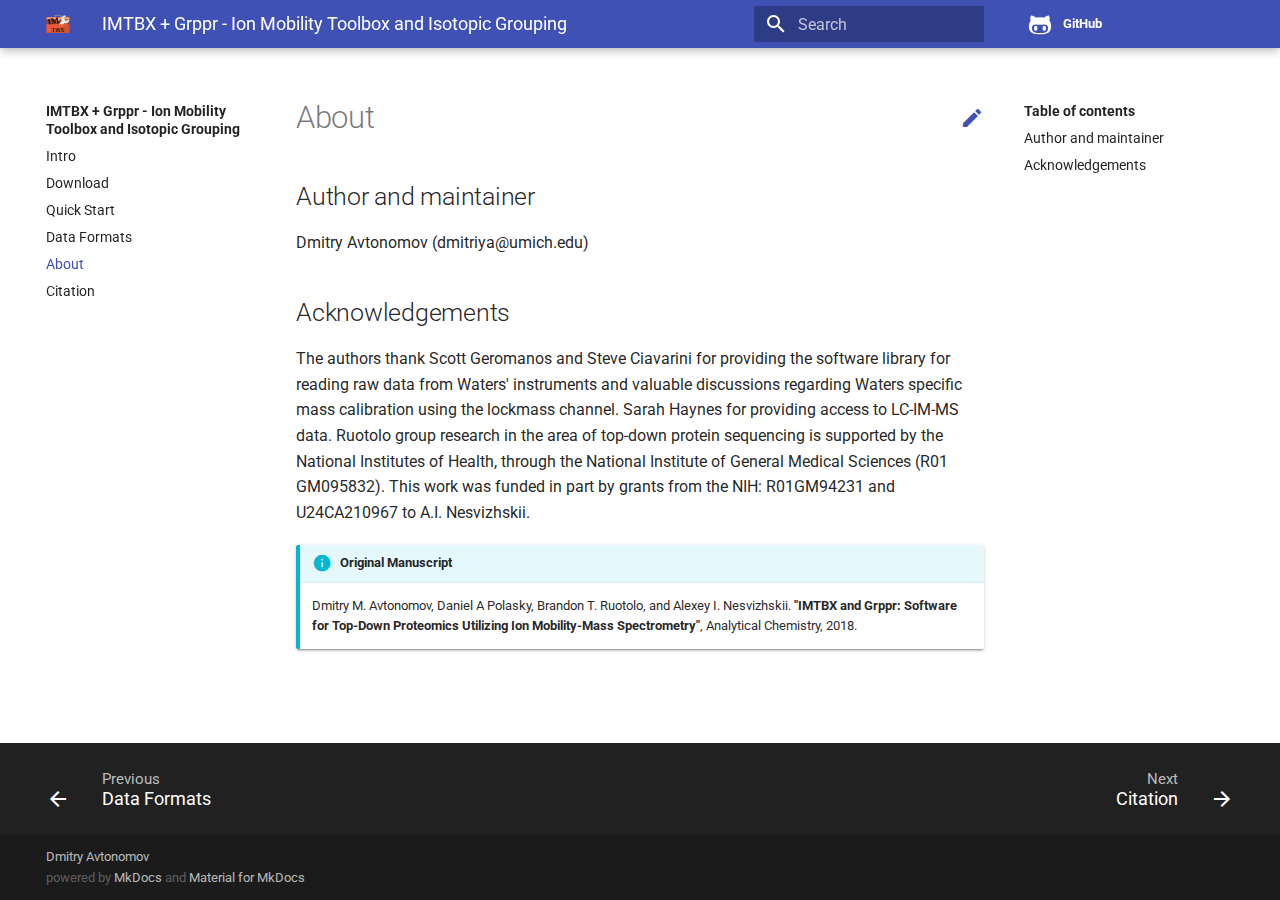
<file: docs/about/index.html>
<!DOCTYPE html>
<html lang="en" class="no-js">
  <head>
    
      <meta charset="utf-8">
      <meta name="viewport" content="width=device-width,initial-scale=1">
      <meta http-equiv="x-ua-compatible" content="ie=edge">
      
        <meta name="description" content="IMTBX + Grppr is a software suite for processing Ion Mobility Mass Spectrometry (IM-MS) data. Includes a 2D peak extractor and a data visualization GUI that can display single processing steps.">
      
      
        <link rel="canonical" href="https://chhh.github.io/IMTBX/about/">
      
      
        <meta name="author" content="Dmitry Avtonomov">
      
      
        <meta name="lang:clipboard.copy" content="Copy to clipboard">
      
        <meta name="lang:clipboard.copied" content="Copied to clipboard">
      
        <meta name="lang:search.language" content="en">
      
        <meta name="lang:search.pipeline.stopwords" content="True">
      
        <meta name="lang:search.pipeline.trimmer" content="True">
      
        <meta name="lang:search.result.none" content="No matching documents">
      
        <meta name="lang:search.result.one" content="1 matching document">
      
        <meta name="lang:search.result.other" content="# matching documents">
      
        <meta name="lang:search.tokenizer" content="[\s\-]+">
      
      <link rel="shortcut icon" href="../assets/images/favicon.png">
      <meta name="generator" content="mkdocs-0.17.2, mkdocs-material-2.6.6">
    
    
      
        <title>About - IMTBX + Grppr - Ion Mobility Toolbox and Isotopic Grouping</title>
      
    
    
      <link rel="stylesheet" href="../assets/stylesheets/application.78aab2dc.css">
      
        <link rel="stylesheet" href="../assets/stylesheets/application-palette.6079476c.css">
      
    
    
      <script src="../assets/javascripts/modernizr.1aa3b519.js"></script>
    
    
      <link href="https://fonts.gstatic.com" rel="preconnect" crossorigin>
      
        <link rel="stylesheet" href="https://fonts.googleapis.com/css?family=Roboto:300,400,400i,700|Roboto+Mono">
        <style>body,input{font-family:"Roboto","Helvetica Neue",Helvetica,Arial,sans-serif}code,kbd,pre{font-family:"Roboto Mono","Courier New",Courier,monospace}</style>
      
      <link rel="stylesheet" href="https://fonts.googleapis.com/icon?family=Material+Icons">
    
    
      <link rel="stylesheet" href="../stylesheets/extra.css">
    
    
  </head>
  
    
    
    <body dir="ltr" data-md-color-primary="indigo" data-md-color-accent="orange">
  
    <svg class="md-svg">
      <defs>
        
        
          <svg xmlns="http://www.w3.org/2000/svg" width="416" height="448"
    viewBox="0 0 416 448" id="github">
  <path fill="currentColor" d="M160 304q0 10-3.125 20.5t-10.75 19-18.125
        8.5-18.125-8.5-10.75-19-3.125-20.5 3.125-20.5 10.75-19 18.125-8.5
        18.125 8.5 10.75 19 3.125 20.5zM320 304q0 10-3.125 20.5t-10.75
        19-18.125 8.5-18.125-8.5-10.75-19-3.125-20.5 3.125-20.5 10.75-19
        18.125-8.5 18.125 8.5 10.75 19 3.125 20.5zM360
        304q0-30-17.25-51t-46.75-21q-10.25 0-48.75 5.25-17.75 2.75-39.25
        2.75t-39.25-2.75q-38-5.25-48.75-5.25-29.5 0-46.75 21t-17.25 51q0 22 8
        38.375t20.25 25.75 30.5 15 35 7.375 37.25 1.75h42q20.5 0
        37.25-1.75t35-7.375 30.5-15 20.25-25.75 8-38.375zM416 260q0 51.75-15.25
        82.75-9.5 19.25-26.375 33.25t-35.25 21.5-42.5 11.875-42.875 5.5-41.75
        1.125q-19.5 0-35.5-0.75t-36.875-3.125-38.125-7.5-34.25-12.875-30.25-20.25-21.5-28.75q-15.5-30.75-15.5-82.75
        0-59.25 34-99-6.75-20.5-6.75-42.5 0-29 12.75-54.5 27 0 47.5 9.875t47.25
        30.875q36.75-8.75 77.25-8.75 37 0 70 8 26.25-20.5
        46.75-30.25t47.25-9.75q12.75 25.5 12.75 54.5 0 21.75-6.75 42 34 40 34
        99.5z" />
</svg>
        
      </defs>
    </svg>
    <input class="md-toggle" data-md-toggle="drawer" type="checkbox" id="drawer">
    <input class="md-toggle" data-md-toggle="search" type="checkbox" id="search">
    <label class="md-overlay" data-md-component="overlay" for="drawer"></label>
    
      <a href="#author-and-maintainer" tabindex="1" class="md-skip">
        Skip to content
      </a>
    
    
      <header class="md-header" data-md-component="header">
  <nav class="md-header-nav md-grid">
    <div class="md-flex">
      <div class="md-flex__cell md-flex__cell--shrink">
        <a href="https://chhh.github.io/IMTBX" title="IMTBX + Grppr - Ion Mobility Toolbox and Isotopic Grouping" class="md-header-nav__button md-logo">
          
            <img src="../img/logo/logo-vector-sans.svg" width="24" height="24">
          
        </a>
      </div>
      <div class="md-flex__cell md-flex__cell--shrink">
        <label class="md-icon md-icon--menu md-header-nav__button" for="drawer"></label>
      </div>
      <div class="md-flex__cell md-flex__cell--stretch">
        <div class="md-flex__ellipsis md-header-nav__title" data-md-component="title">
          
            
              <span class="md-header-nav__topic">
                IMTBX + Grppr - Ion Mobility Toolbox and Isotopic Grouping
              </span>
              <span class="md-header-nav__topic">
                About
              </span>
            
          
        </div>
      </div>
      <div class="md-flex__cell md-flex__cell--shrink">
        
          
            <label class="md-icon md-icon--search md-header-nav__button" for="search"></label>
            
<div class="md-search" data-md-component="search" role="dialog">
  <label class="md-search__overlay" for="search"></label>
  <div class="md-search__inner" role="search">
    <form class="md-search__form" name="search">
      <input type="text" class="md-search__input" name="query" placeholder="Search" autocapitalize="off" autocorrect="off" autocomplete="off" spellcheck="false" data-md-component="query" data-md-state="active">
      <label class="md-icon md-search__icon" for="search"></label>
      <button type="reset" class="md-icon md-search__icon" data-md-component="reset" tabindex="-1">
        &#xE5CD;
      </button>
    </form>
    <div class="md-search__output">
      <div class="md-search__scrollwrap" data-md-scrollfix>
        <div class="md-search-result" data-md-component="result">
          <div class="md-search-result__meta">
            Type to start searching
          </div>
          <ol class="md-search-result__list"></ol>
        </div>
      </div>
    </div>
  </div>
</div>
          
        
      </div>
      
        <div class="md-flex__cell md-flex__cell--shrink">
          <div class="md-header-nav__source">
            


  


  <a href="https://github.com/chhh/IMTBX/" title="Go to repository" class="md-source" data-md-source="github">
    
      <div class="md-source__icon">
        <svg viewBox="0 0 24 24" width="24" height="24">
          <use xlink:href="#github" width="24" height="24"></use>
        </svg>
      </div>
    
    <div class="md-source__repository">
      GitHub
    </div>
  </a>

          </div>
        </div>
      
    </div>
  </nav>
</header>
    
    <div class="md-container">
      
        
      
      
      <main class="md-main">
        <div class="md-main__inner md-grid" data-md-component="container">
          
            
              <div class="md-sidebar md-sidebar--primary" data-md-component="navigation">
                <div class="md-sidebar__scrollwrap">
                  <div class="md-sidebar__inner">
                    <nav class="md-nav md-nav--primary" data-md-level="0">
  <label class="md-nav__title md-nav__title--site" for="drawer">
    <span class="md-nav__button md-logo">
      
        <img src="../img/logo/logo-vector-sans.svg" width="24" height="24">
      
    </span>
    IMTBX + Grppr - Ion Mobility Toolbox and Isotopic Grouping
  </label>
  
    <div class="md-nav__source">
      


  


  <a href="https://github.com/chhh/IMTBX/" title="Go to repository" class="md-source" data-md-source="github">
    
      <div class="md-source__icon">
        <svg viewBox="0 0 24 24" width="24" height="24">
          <use xlink:href="#github" width="24" height="24"></use>
        </svg>
      </div>
    
    <div class="md-source__repository">
      GitHub
    </div>
  </a>

    </div>
  
  <ul class="md-nav__list" data-md-scrollfix>
    
      
      
      


  <li class="md-nav__item">
    <a href=".." title="Intro" class="md-nav__link">
      Intro
    </a>
  </li>

    
      
      
      


  <li class="md-nav__item">
    <a href="../download/" title="Download" class="md-nav__link">
      Download
    </a>
  </li>

    
      
      
      


  <li class="md-nav__item">
    <a href="../quick-start/" title="Quick Start" class="md-nav__link">
      Quick Start
    </a>
  </li>

    
      
      
      


  <li class="md-nav__item">
    <a href="../data-formats/" title="Data Formats" class="md-nav__link">
      Data Formats
    </a>
  </li>

    
      
      
      

  


  <li class="md-nav__item md-nav__item--active">
    
    <input class="md-toggle md-nav__toggle" data-md-toggle="toc" type="checkbox" id="toc">
    
    
      <label class="md-nav__link md-nav__link--active" for="toc">
        About
      </label>
    
    <a href="./" title="About" class="md-nav__link md-nav__link--active">
      About
    </a>
    
      
<nav class="md-nav md-nav--secondary">
  
  
  
    <label class="md-nav__title" for="toc">Table of contents</label>
    <ul class="md-nav__list" data-md-scrollfix>
      
        <li class="md-nav__item">
  <a href="#author-and-maintainer" title="Author and maintainer" class="md-nav__link">
    Author and maintainer
  </a>
  
</li>
      
        <li class="md-nav__item">
  <a href="#acknowledgements" title="Acknowledgements" class="md-nav__link">
    Acknowledgements
  </a>
  
</li>
      
      
      
      
      
    </ul>
  
</nav>
    
  </li>

    
      
      
      


  <li class="md-nav__item">
    <a href="../cite/" title="Citation" class="md-nav__link">
      Citation
    </a>
  </li>

    
  </ul>
</nav>
                  </div>
                </div>
              </div>
            
            
              <div class="md-sidebar md-sidebar--secondary" data-md-component="toc">
                <div class="md-sidebar__scrollwrap">
                  <div class="md-sidebar__inner">
                    
<nav class="md-nav md-nav--secondary">
  
  
  
    <label class="md-nav__title" for="toc">Table of contents</label>
    <ul class="md-nav__list" data-md-scrollfix>
      
        <li class="md-nav__item">
  <a href="#author-and-maintainer" title="Author and maintainer" class="md-nav__link">
    Author and maintainer
  </a>
  
</li>
      
        <li class="md-nav__item">
  <a href="#acknowledgements" title="Acknowledgements" class="md-nav__link">
    Acknowledgements
  </a>
  
</li>
      
      
      
      
      
    </ul>
  
</nav>
                  </div>
                </div>
              </div>
            
          
          <div class="md-content">
            <article class="md-content__inner md-typeset">
              
                
                  <a href="https://github.com/chhh/IMTBX/tree/master/site/src/about.md" title="Edit this page" class="md-icon md-content__icon">&#xE3C9;</a>
                
                
                  <h1>About</h1>
                
                <h2 id="author-and-maintainer">Author and maintainer<a class="headerlink" href="#author-and-maintainer" title="Permanent link">&para;</a></h2>
<p>Dmitry Avtonomov (dmitriya@umich.edu)  </p>
<h2 id="acknowledgements">Acknowledgements<a class="headerlink" href="#acknowledgements" title="Permanent link">&para;</a></h2>
<p>The authors thank Scott Geromanos and Steve Ciavarini for providing the software
library for reading raw data from Waters' instruments and valuable discussions
regarding Waters specific mass calibration using the lockmass channel. Sarah
Haynes for providing access to LC-IM-MS data.
Ruotolo group research in the area of top-down protein sequencing is supported
by the National Institutes of Health, through the National Institute of General
Medical Sciences (R01 GM095832).
This work was funded in part by grants from the NIH: R01GM94231 and U24CA210967
to A.I. Nesvizhskii.</p>
<div class="admonition info">
<p class="admonition-title">Original Manuscript</p>
<p>Dmitry M. Avtonomov, Daniel A Polasky, Brandon T. Ruotolo, and Alexey I.
Nesvizhskii. <strong>"IMTBX and Grppr: Software for Top-Down Proteomics Utilizing Ion
Mobility-Mass Spectrometry"</strong>, Analytical Chemistry, 2018.</p>
</div>
                
                  
                
              
              
                
              
            </article>
          </div>
        </div>
      </main>
      
        
<footer class="md-footer">
  
    <div class="md-footer-nav">
      <nav class="md-footer-nav__inner md-grid">
        
          <a href="../data-formats/" title="Data Formats" class="md-flex md-footer-nav__link md-footer-nav__link--prev" rel="prev">
            <div class="md-flex__cell md-flex__cell--shrink">
              <i class="md-icon md-icon--arrow-back md-footer-nav__button"></i>
            </div>
            <div class="md-flex__cell md-flex__cell--stretch md-footer-nav__title">
              <span class="md-flex__ellipsis">
                <span class="md-footer-nav__direction">
                  Previous
                </span>
                Data Formats
              </span>
            </div>
          </a>
        
        
          <a href="../cite/" title="Citation" class="md-flex md-footer-nav__link md-footer-nav__link--next" rel="next">
            <div class="md-flex__cell md-flex__cell--stretch md-footer-nav__title">
              <span class="md-flex__ellipsis">
                <span class="md-footer-nav__direction">
                  Next
                </span>
                Citation
              </span>
            </div>
            <div class="md-flex__cell md-flex__cell--shrink">
              <i class="md-icon md-icon--arrow-forward md-footer-nav__button"></i>
            </div>
          </a>
        
      </nav>
    </div>
  
  <div class="md-footer-meta md-typeset">
    <div class="md-footer-meta__inner md-grid">
      <div class="md-footer-copyright">
        
          <div class="md-footer-copyright__highlight">
            <a href='http://github.com/chhh'>Dmitry Avtonomov</a>
          </div>
        
        powered by
        <a href="http://www.mkdocs.org">MkDocs</a>
        and
        <a href="https://squidfunk.github.io/mkdocs-material/">
          Material for MkDocs</a>
      </div>
      
        
      
    </div>
  </div>
</footer>
      
    </div>
    
      <script src="../assets/javascripts/application.e437c97b.js"></script>
      
      <script>app.initialize({version:"0.17.2",url:{base:".."}})</script>
      
    
    
      
        <script>!function(e,a,t,n,o,c,i){e.GoogleAnalyticsObject=o,e.ga=e.ga||function(){(e.ga.q=e.ga.q||[]).push(arguments)},e.ga.l=1*new Date,c=a.createElement(t),i=a.getElementsByTagName(t)[0],c.async=1,c.src="https://www.google-analytics.com/analytics.js",i.parentNode.insertBefore(c,i)}(window,document,"script",0,"ga"),ga("create","UA-5572974-13","https://chhh.github.io/IMTBX/"),ga("set","anonymizeIp",!0),ga("send","pageview");var links=document.getElementsByTagName("a");if(Array.prototype.map.call(links,function(e){e.host!=document.location.host&&e.addEventListener("click",function(){var a=e.getAttribute("data-md-action")||"follow";ga("send","event","outbound",a,e.href)})}),document.forms.search){var query=document.forms.search.query;query.addEventListener("blur",function(){if(this.value){var e=document.location.pathname;ga("send","pageview",e+"?q="+this.value)}})}</script>
      
    
  </body>
</html>
</file>
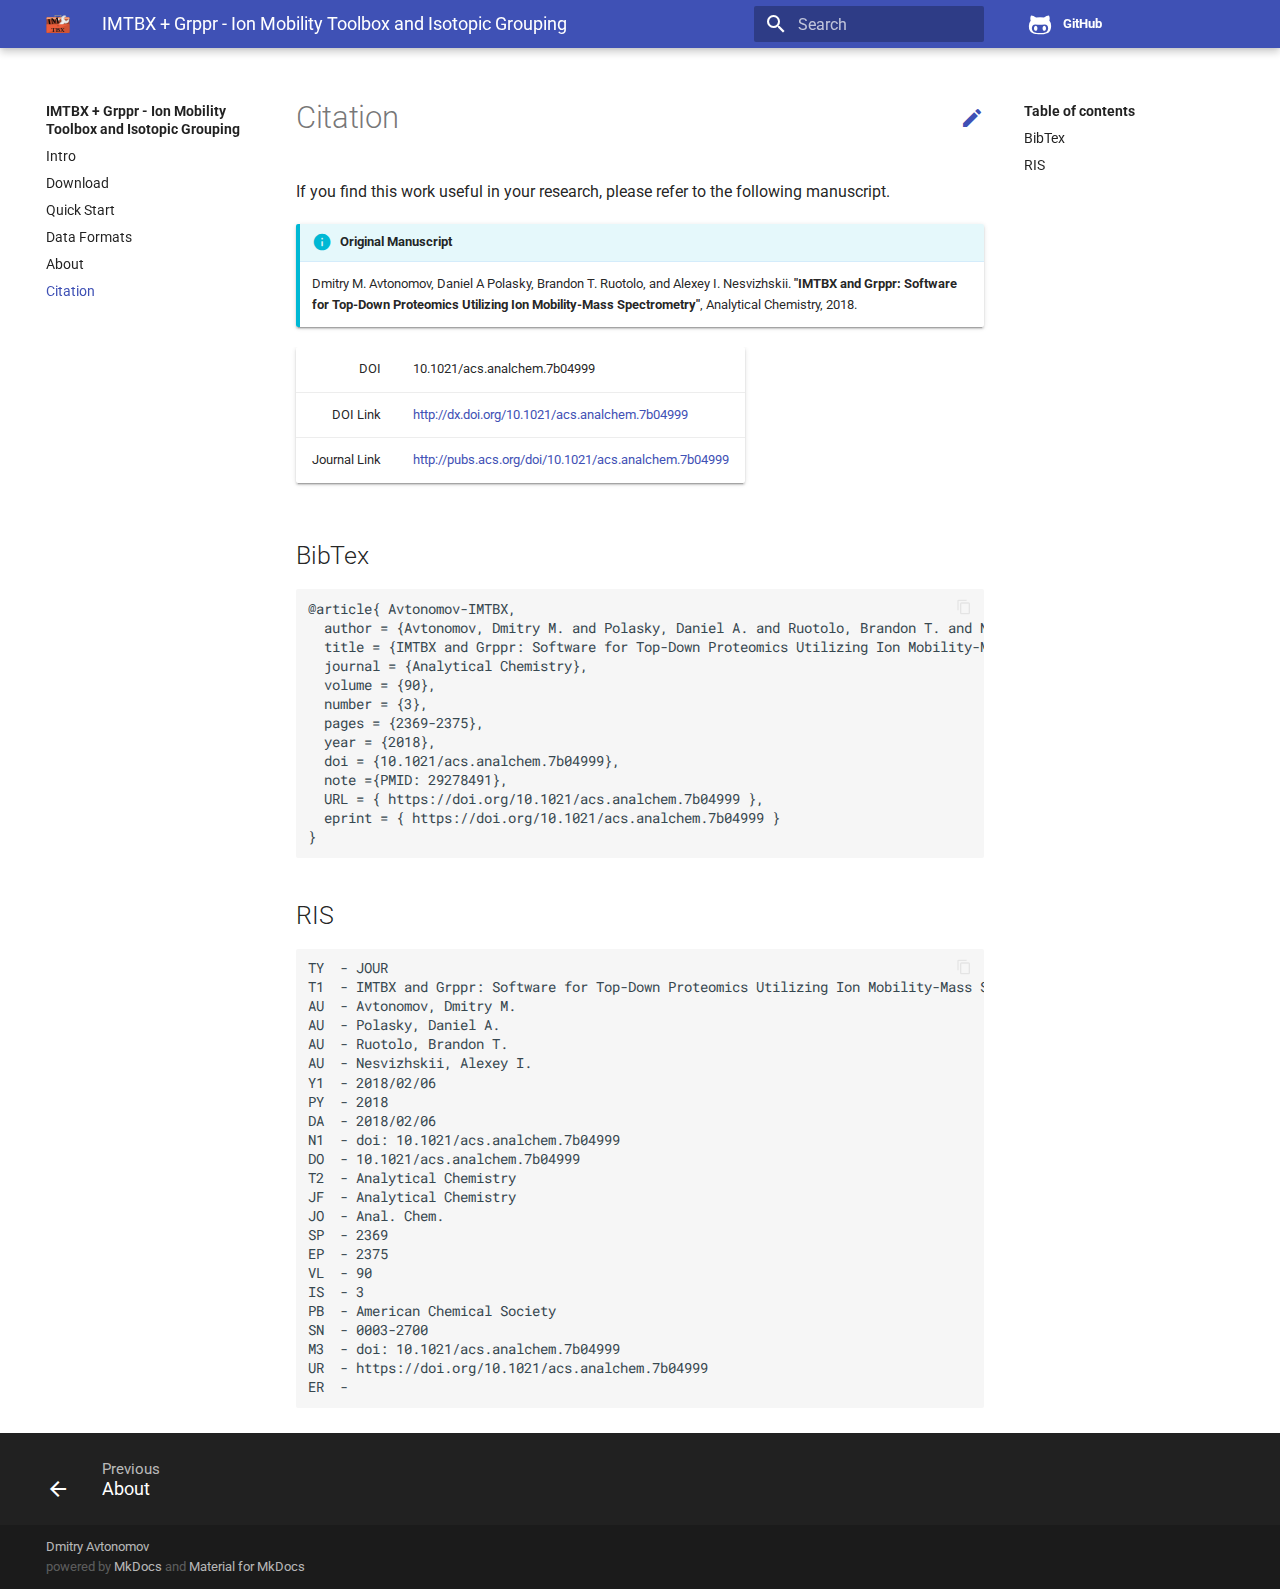
<file: docs/cite/index.html>
<!DOCTYPE html>
<html lang="en" class="no-js">
  <head>
    
      <meta charset="utf-8">
      <meta name="viewport" content="width=device-width,initial-scale=1">
      <meta http-equiv="x-ua-compatible" content="ie=edge">
      
        <meta name="description" content="IMTBX + Grppr is a software suite for processing Ion Mobility Mass Spectrometry (IM-MS) data. Includes a 2D peak extractor and a data visualization GUI that can display single processing steps.">
      
      
        <link rel="canonical" href="https://chhh.github.io/IMTBX/cite/">
      
      
        <meta name="author" content="Dmitry Avtonomov">
      
      
        <meta name="lang:clipboard.copy" content="Copy to clipboard">
      
        <meta name="lang:clipboard.copied" content="Copied to clipboard">
      
        <meta name="lang:search.language" content="en">
      
        <meta name="lang:search.pipeline.stopwords" content="True">
      
        <meta name="lang:search.pipeline.trimmer" content="True">
      
        <meta name="lang:search.result.none" content="No matching documents">
      
        <meta name="lang:search.result.one" content="1 matching document">
      
        <meta name="lang:search.result.other" content="# matching documents">
      
        <meta name="lang:search.tokenizer" content="[\s\-]+">
      
      <link rel="shortcut icon" href="../assets/images/favicon.png">
      <meta name="generator" content="mkdocs-0.17.2, mkdocs-material-2.6.6">
    
    
      
        <title>Citation - IMTBX + Grppr - Ion Mobility Toolbox and Isotopic Grouping</title>
      
    
    
      <link rel="stylesheet" href="../assets/stylesheets/application.78aab2dc.css">
      
        <link rel="stylesheet" href="../assets/stylesheets/application-palette.6079476c.css">
      
    
    
      <script src="../assets/javascripts/modernizr.1aa3b519.js"></script>
    
    
      <link href="https://fonts.gstatic.com" rel="preconnect" crossorigin>
      
        <link rel="stylesheet" href="https://fonts.googleapis.com/css?family=Roboto:300,400,400i,700|Roboto+Mono">
        <style>body,input{font-family:"Roboto","Helvetica Neue",Helvetica,Arial,sans-serif}code,kbd,pre{font-family:"Roboto Mono","Courier New",Courier,monospace}</style>
      
      <link rel="stylesheet" href="https://fonts.googleapis.com/icon?family=Material+Icons">
    
    
      <link rel="stylesheet" href="../stylesheets/extra.css">
    
    
  </head>
  
    
    
    <body dir="ltr" data-md-color-primary="indigo" data-md-color-accent="orange">
  
    <svg class="md-svg">
      <defs>
        
        
          <svg xmlns="http://www.w3.org/2000/svg" width="416" height="448"
    viewBox="0 0 416 448" id="github">
  <path fill="currentColor" d="M160 304q0 10-3.125 20.5t-10.75 19-18.125
        8.5-18.125-8.5-10.75-19-3.125-20.5 3.125-20.5 10.75-19 18.125-8.5
        18.125 8.5 10.75 19 3.125 20.5zM320 304q0 10-3.125 20.5t-10.75
        19-18.125 8.5-18.125-8.5-10.75-19-3.125-20.5 3.125-20.5 10.75-19
        18.125-8.5 18.125 8.5 10.75 19 3.125 20.5zM360
        304q0-30-17.25-51t-46.75-21q-10.25 0-48.75 5.25-17.75 2.75-39.25
        2.75t-39.25-2.75q-38-5.25-48.75-5.25-29.5 0-46.75 21t-17.25 51q0 22 8
        38.375t20.25 25.75 30.5 15 35 7.375 37.25 1.75h42q20.5 0
        37.25-1.75t35-7.375 30.5-15 20.25-25.75 8-38.375zM416 260q0 51.75-15.25
        82.75-9.5 19.25-26.375 33.25t-35.25 21.5-42.5 11.875-42.875 5.5-41.75
        1.125q-19.5 0-35.5-0.75t-36.875-3.125-38.125-7.5-34.25-12.875-30.25-20.25-21.5-28.75q-15.5-30.75-15.5-82.75
        0-59.25 34-99-6.75-20.5-6.75-42.5 0-29 12.75-54.5 27 0 47.5 9.875t47.25
        30.875q36.75-8.75 77.25-8.75 37 0 70 8 26.25-20.5
        46.75-30.25t47.25-9.75q12.75 25.5 12.75 54.5 0 21.75-6.75 42 34 40 34
        99.5z" />
</svg>
        
      </defs>
    </svg>
    <input class="md-toggle" data-md-toggle="drawer" type="checkbox" id="drawer">
    <input class="md-toggle" data-md-toggle="search" type="checkbox" id="search">
    <label class="md-overlay" data-md-component="overlay" for="drawer"></label>
    
      <a href="#citation" tabindex="1" class="md-skip">
        Skip to content
      </a>
    
    
      <header class="md-header" data-md-component="header">
  <nav class="md-header-nav md-grid">
    <div class="md-flex">
      <div class="md-flex__cell md-flex__cell--shrink">
        <a href="https://chhh.github.io/IMTBX" title="IMTBX + Grppr - Ion Mobility Toolbox and Isotopic Grouping" class="md-header-nav__button md-logo">
          
            <img src="../img/logo/logo-vector-sans.svg" width="24" height="24">
          
        </a>
      </div>
      <div class="md-flex__cell md-flex__cell--shrink">
        <label class="md-icon md-icon--menu md-header-nav__button" for="drawer"></label>
      </div>
      <div class="md-flex__cell md-flex__cell--stretch">
        <div class="md-flex__ellipsis md-header-nav__title" data-md-component="title">
          
            
              <span class="md-header-nav__topic">
                IMTBX + Grppr - Ion Mobility Toolbox and Isotopic Grouping
              </span>
              <span class="md-header-nav__topic">
                Citation
              </span>
            
          
        </div>
      </div>
      <div class="md-flex__cell md-flex__cell--shrink">
        
          
            <label class="md-icon md-icon--search md-header-nav__button" for="search"></label>
            
<div class="md-search" data-md-component="search" role="dialog">
  <label class="md-search__overlay" for="search"></label>
  <div class="md-search__inner" role="search">
    <form class="md-search__form" name="search">
      <input type="text" class="md-search__input" name="query" placeholder="Search" autocapitalize="off" autocorrect="off" autocomplete="off" spellcheck="false" data-md-component="query" data-md-state="active">
      <label class="md-icon md-search__icon" for="search"></label>
      <button type="reset" class="md-icon md-search__icon" data-md-component="reset" tabindex="-1">
        &#xE5CD;
      </button>
    </form>
    <div class="md-search__output">
      <div class="md-search__scrollwrap" data-md-scrollfix>
        <div class="md-search-result" data-md-component="result">
          <div class="md-search-result__meta">
            Type to start searching
          </div>
          <ol class="md-search-result__list"></ol>
        </div>
      </div>
    </div>
  </div>
</div>
          
        
      </div>
      
        <div class="md-flex__cell md-flex__cell--shrink">
          <div class="md-header-nav__source">
            


  


  <a href="https://github.com/chhh/IMTBX/" title="Go to repository" class="md-source" data-md-source="github">
    
      <div class="md-source__icon">
        <svg viewBox="0 0 24 24" width="24" height="24">
          <use xlink:href="#github" width="24" height="24"></use>
        </svg>
      </div>
    
    <div class="md-source__repository">
      GitHub
    </div>
  </a>

          </div>
        </div>
      
    </div>
  </nav>
</header>
    
    <div class="md-container">
      
        
      
      
      <main class="md-main">
        <div class="md-main__inner md-grid" data-md-component="container">
          
            
              <div class="md-sidebar md-sidebar--primary" data-md-component="navigation">
                <div class="md-sidebar__scrollwrap">
                  <div class="md-sidebar__inner">
                    <nav class="md-nav md-nav--primary" data-md-level="0">
  <label class="md-nav__title md-nav__title--site" for="drawer">
    <span class="md-nav__button md-logo">
      
        <img src="../img/logo/logo-vector-sans.svg" width="24" height="24">
      
    </span>
    IMTBX + Grppr - Ion Mobility Toolbox and Isotopic Grouping
  </label>
  
    <div class="md-nav__source">
      


  


  <a href="https://github.com/chhh/IMTBX/" title="Go to repository" class="md-source" data-md-source="github">
    
      <div class="md-source__icon">
        <svg viewBox="0 0 24 24" width="24" height="24">
          <use xlink:href="#github" width="24" height="24"></use>
        </svg>
      </div>
    
    <div class="md-source__repository">
      GitHub
    </div>
  </a>

    </div>
  
  <ul class="md-nav__list" data-md-scrollfix>
    
      
      
      


  <li class="md-nav__item">
    <a href=".." title="Intro" class="md-nav__link">
      Intro
    </a>
  </li>

    
      
      
      


  <li class="md-nav__item">
    <a href="../download/" title="Download" class="md-nav__link">
      Download
    </a>
  </li>

    
      
      
      


  <li class="md-nav__item">
    <a href="../quick-start/" title="Quick Start" class="md-nav__link">
      Quick Start
    </a>
  </li>

    
      
      
      


  <li class="md-nav__item">
    <a href="../data-formats/" title="Data Formats" class="md-nav__link">
      Data Formats
    </a>
  </li>

    
      
      
      


  <li class="md-nav__item">
    <a href="../about/" title="About" class="md-nav__link">
      About
    </a>
  </li>

    
      
      
      

  


  <li class="md-nav__item md-nav__item--active">
    
    <input class="md-toggle md-nav__toggle" data-md-toggle="toc" type="checkbox" id="toc">
    
      
    
    
      <label class="md-nav__link md-nav__link--active" for="toc">
        Citation
      </label>
    
    <a href="./" title="Citation" class="md-nav__link md-nav__link--active">
      Citation
    </a>
    
      
<nav class="md-nav md-nav--secondary">
  
  
    
  
  
    <label class="md-nav__title" for="toc">Table of contents</label>
    <ul class="md-nav__list" data-md-scrollfix>
      
        <li class="md-nav__item">
  <a href="#bibtex" title="BibTex" class="md-nav__link">
    BibTex
  </a>
  
</li>
      
        <li class="md-nav__item">
  <a href="#ris" title="RIS" class="md-nav__link">
    RIS
  </a>
  
</li>
      
      
      
      
      
    </ul>
  
</nav>
    
  </li>

    
  </ul>
</nav>
                  </div>
                </div>
              </div>
            
            
              <div class="md-sidebar md-sidebar--secondary" data-md-component="toc">
                <div class="md-sidebar__scrollwrap">
                  <div class="md-sidebar__inner">
                    
<nav class="md-nav md-nav--secondary">
  
  
    
  
  
    <label class="md-nav__title" for="toc">Table of contents</label>
    <ul class="md-nav__list" data-md-scrollfix>
      
        <li class="md-nav__item">
  <a href="#bibtex" title="BibTex" class="md-nav__link">
    BibTex
  </a>
  
</li>
      
        <li class="md-nav__item">
  <a href="#ris" title="RIS" class="md-nav__link">
    RIS
  </a>
  
</li>
      
      
      
      
      
    </ul>
  
</nav>
                  </div>
                </div>
              </div>
            
          
          <div class="md-content">
            <article class="md-content__inner md-typeset">
              
                
                  <a href="https://github.com/chhh/IMTBX/tree/master/site/src/cite.md" title="Edit this page" class="md-icon md-content__icon">&#xE3C9;</a>
                
                
                <h1 id="citation">Citation<a class="headerlink" href="#citation" title="Permanent link">&para;</a></h1>
<p>If you find this work useful in your research, please refer to the following
manuscript.</p>
<div class="admonition info">
<p class="admonition-title">Original Manuscript</p>
<p>Dmitry M. Avtonomov, Daniel A Polasky, Brandon T. Ruotolo, and Alexey I.
Nesvizhskii. <strong>"IMTBX and Grppr: Software for Top-Down Proteomics Utilizing Ion
Mobility-Mass Spectrometry"</strong>, Analytical Chemistry, 2018.</p>
</div>
<table align="center">
    <tr>
        <td align="right">DOI</td>
        <td align="left">10.1021/acs.analchem.7b04999</td>
    </tr>
    <tr>
        <td align="right">DOI Link</td>
        <td align="left"><a href="http://dx.doi.org/10.1021/acs.analchem.7b04999">http://dx.doi.org/10.1021/acs.analchem.7b04999</a></td>
    </tr>
    <tr>
        <td align="right">Journal Link</td>
        <td align="left"><a href="http://pubs.acs.org/doi/10.1021/acs.analchem.7b04999">http://pubs.acs.org/doi/10.1021/acs.analchem.7b04999</a></td>
    </tr>
</table>

<h2 id="bibtex">BibTex<a class="headerlink" href="#bibtex" title="Permanent link">&para;</a></h2>
<div class="codehilite"><pre><span></span>@article{ Avtonomov-IMTBX,
  author = {Avtonomov, Dmitry M. and Polasky, Daniel A. and Ruotolo, Brandon T. and Nesvizhskii, Alexey I.},
  title = {IMTBX and Grppr: Software for Top-Down Proteomics Utilizing Ion Mobility-Mass Spectrometry},
  journal = {Analytical Chemistry},
  volume = {90},
  number = {3},
  pages = {2369-2375},
  year = {2018},
  doi = {10.1021/acs.analchem.7b04999},
  note ={PMID: 29278491},
  URL = { https://doi.org/10.1021/acs.analchem.7b04999 },
  eprint = { https://doi.org/10.1021/acs.analchem.7b04999 }
}
</pre></div>


<h2 id="ris">RIS<a class="headerlink" href="#ris" title="Permanent link">&para;</a></h2>
<div class="codehilite"><pre><span></span>TY  - JOUR
T1  - IMTBX and Grppr: Software for Top-Down Proteomics Utilizing Ion Mobility-Mass Spectrometry
AU  - Avtonomov, Dmitry M.
AU  - Polasky, Daniel A.
AU  - Ruotolo, Brandon T.
AU  - Nesvizhskii, Alexey I.
Y1  - 2018/02/06
PY  - 2018
DA  - 2018/02/06
N1  - doi: 10.1021/acs.analchem.7b04999
DO  - 10.1021/acs.analchem.7b04999
T2  - Analytical Chemistry
JF  - Analytical Chemistry
JO  - Anal. Chem.
SP  - 2369
EP  - 2375
VL  - 90
IS  - 3
PB  - American Chemical Society
SN  - 0003-2700
M3  - doi: 10.1021/acs.analchem.7b04999
UR  - https://doi.org/10.1021/acs.analchem.7b04999
ER  -
</pre></div>
                
                  
                
              
              
                
              
            </article>
          </div>
        </div>
      </main>
      
        
<footer class="md-footer">
  
    <div class="md-footer-nav">
      <nav class="md-footer-nav__inner md-grid">
        
          <a href="../about/" title="About" class="md-flex md-footer-nav__link md-footer-nav__link--prev" rel="prev">
            <div class="md-flex__cell md-flex__cell--shrink">
              <i class="md-icon md-icon--arrow-back md-footer-nav__button"></i>
            </div>
            <div class="md-flex__cell md-flex__cell--stretch md-footer-nav__title">
              <span class="md-flex__ellipsis">
                <span class="md-footer-nav__direction">
                  Previous
                </span>
                About
              </span>
            </div>
          </a>
        
        
      </nav>
    </div>
  
  <div class="md-footer-meta md-typeset">
    <div class="md-footer-meta__inner md-grid">
      <div class="md-footer-copyright">
        
          <div class="md-footer-copyright__highlight">
            <a href='http://github.com/chhh'>Dmitry Avtonomov</a>
          </div>
        
        powered by
        <a href="http://www.mkdocs.org">MkDocs</a>
        and
        <a href="https://squidfunk.github.io/mkdocs-material/">
          Material for MkDocs</a>
      </div>
      
        
      
    </div>
  </div>
</footer>
      
    </div>
    
      <script src="../assets/javascripts/application.e437c97b.js"></script>
      
      <script>app.initialize({version:"0.17.2",url:{base:".."}})</script>
      
    
    
      
        <script>!function(e,a,t,n,o,c,i){e.GoogleAnalyticsObject=o,e.ga=e.ga||function(){(e.ga.q=e.ga.q||[]).push(arguments)},e.ga.l=1*new Date,c=a.createElement(t),i=a.getElementsByTagName(t)[0],c.async=1,c.src="https://www.google-analytics.com/analytics.js",i.parentNode.insertBefore(c,i)}(window,document,"script",0,"ga"),ga("create","UA-5572974-13","https://chhh.github.io/IMTBX/"),ga("set","anonymizeIp",!0),ga("send","pageview");var links=document.getElementsByTagName("a");if(Array.prototype.map.call(links,function(e){e.host!=document.location.host&&e.addEventListener("click",function(){var a=e.getAttribute("data-md-action")||"follow";ga("send","event","outbound",a,e.href)})}),document.forms.search){var query=document.forms.search.query;query.addEventListener("blur",function(){if(this.value){var e=document.location.pathname;ga("send","pageview",e+"?q="+this.value)}})}</script>
      
    
  </body>
</html>
</file>
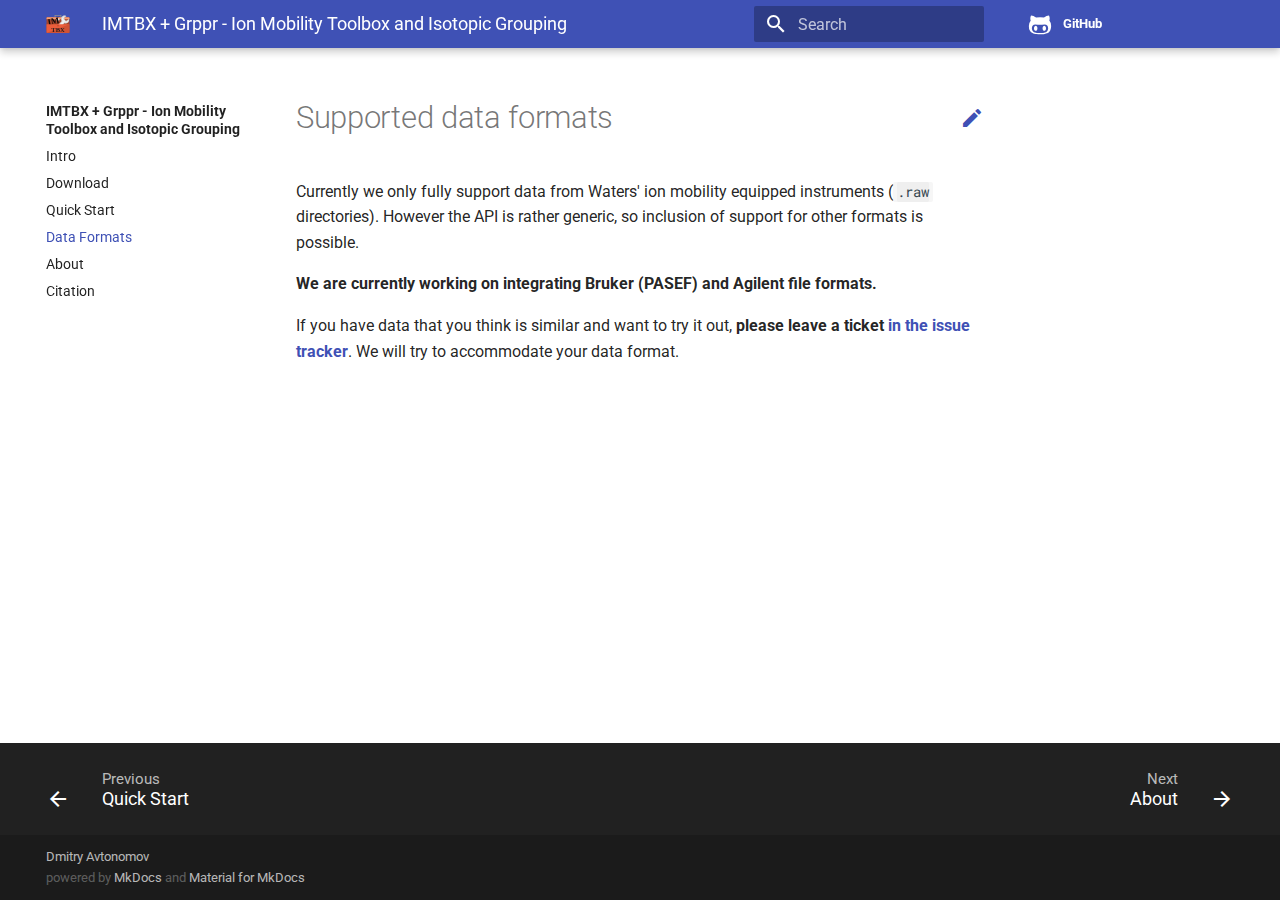
<file: docs/data-formats/index.html>
<!DOCTYPE html>
<html lang="en" class="no-js">
  <head>
    
      <meta charset="utf-8">
      <meta name="viewport" content="width=device-width,initial-scale=1">
      <meta http-equiv="x-ua-compatible" content="ie=edge">
      
        <meta name="description" content="IMTBX + Grppr is a software suite for processing Ion Mobility Mass Spectrometry (IM-MS) data. Includes a 2D peak extractor and a data visualization GUI that can display single processing steps.">
      
      
        <link rel="canonical" href="https://chhh.github.io/IMTBX/data-formats/">
      
      
        <meta name="author" content="Dmitry Avtonomov">
      
      
        <meta name="lang:clipboard.copy" content="Copy to clipboard">
      
        <meta name="lang:clipboard.copied" content="Copied to clipboard">
      
        <meta name="lang:search.language" content="en">
      
        <meta name="lang:search.pipeline.stopwords" content="True">
      
        <meta name="lang:search.pipeline.trimmer" content="True">
      
        <meta name="lang:search.result.none" content="No matching documents">
      
        <meta name="lang:search.result.one" content="1 matching document">
      
        <meta name="lang:search.result.other" content="# matching documents">
      
        <meta name="lang:search.tokenizer" content="[\s\-]+">
      
      <link rel="shortcut icon" href="../assets/images/favicon.png">
      <meta name="generator" content="mkdocs-0.17.2, mkdocs-material-2.6.6">
    
    
      
        <title>Data Formats - IMTBX + Grppr - Ion Mobility Toolbox and Isotopic Grouping</title>
      
    
    
      <link rel="stylesheet" href="../assets/stylesheets/application.78aab2dc.css">
      
        <link rel="stylesheet" href="../assets/stylesheets/application-palette.6079476c.css">
      
    
    
      <script src="../assets/javascripts/modernizr.1aa3b519.js"></script>
    
    
      <link href="https://fonts.gstatic.com" rel="preconnect" crossorigin>
      
        <link rel="stylesheet" href="https://fonts.googleapis.com/css?family=Roboto:300,400,400i,700|Roboto+Mono">
        <style>body,input{font-family:"Roboto","Helvetica Neue",Helvetica,Arial,sans-serif}code,kbd,pre{font-family:"Roboto Mono","Courier New",Courier,monospace}</style>
      
      <link rel="stylesheet" href="https://fonts.googleapis.com/icon?family=Material+Icons">
    
    
      <link rel="stylesheet" href="../stylesheets/extra.css">
    
    
  </head>
  
    
    
    <body dir="ltr" data-md-color-primary="indigo" data-md-color-accent="orange">
  
    <svg class="md-svg">
      <defs>
        
        
          <svg xmlns="http://www.w3.org/2000/svg" width="416" height="448"
    viewBox="0 0 416 448" id="github">
  <path fill="currentColor" d="M160 304q0 10-3.125 20.5t-10.75 19-18.125
        8.5-18.125-8.5-10.75-19-3.125-20.5 3.125-20.5 10.75-19 18.125-8.5
        18.125 8.5 10.75 19 3.125 20.5zM320 304q0 10-3.125 20.5t-10.75
        19-18.125 8.5-18.125-8.5-10.75-19-3.125-20.5 3.125-20.5 10.75-19
        18.125-8.5 18.125 8.5 10.75 19 3.125 20.5zM360
        304q0-30-17.25-51t-46.75-21q-10.25 0-48.75 5.25-17.75 2.75-39.25
        2.75t-39.25-2.75q-38-5.25-48.75-5.25-29.5 0-46.75 21t-17.25 51q0 22 8
        38.375t20.25 25.75 30.5 15 35 7.375 37.25 1.75h42q20.5 0
        37.25-1.75t35-7.375 30.5-15 20.25-25.75 8-38.375zM416 260q0 51.75-15.25
        82.75-9.5 19.25-26.375 33.25t-35.25 21.5-42.5 11.875-42.875 5.5-41.75
        1.125q-19.5 0-35.5-0.75t-36.875-3.125-38.125-7.5-34.25-12.875-30.25-20.25-21.5-28.75q-15.5-30.75-15.5-82.75
        0-59.25 34-99-6.75-20.5-6.75-42.5 0-29 12.75-54.5 27 0 47.5 9.875t47.25
        30.875q36.75-8.75 77.25-8.75 37 0 70 8 26.25-20.5
        46.75-30.25t47.25-9.75q12.75 25.5 12.75 54.5 0 21.75-6.75 42 34 40 34
        99.5z" />
</svg>
        
      </defs>
    </svg>
    <input class="md-toggle" data-md-toggle="drawer" type="checkbox" id="drawer">
    <input class="md-toggle" data-md-toggle="search" type="checkbox" id="search">
    <label class="md-overlay" data-md-component="overlay" for="drawer"></label>
    
      <a href="#supported-data-formats" tabindex="1" class="md-skip">
        Skip to content
      </a>
    
    
      <header class="md-header" data-md-component="header">
  <nav class="md-header-nav md-grid">
    <div class="md-flex">
      <div class="md-flex__cell md-flex__cell--shrink">
        <a href="https://chhh.github.io/IMTBX" title="IMTBX + Grppr - Ion Mobility Toolbox and Isotopic Grouping" class="md-header-nav__button md-logo">
          
            <img src="../img/logo/logo-vector-sans.svg" width="24" height="24">
          
        </a>
      </div>
      <div class="md-flex__cell md-flex__cell--shrink">
        <label class="md-icon md-icon--menu md-header-nav__button" for="drawer"></label>
      </div>
      <div class="md-flex__cell md-flex__cell--stretch">
        <div class="md-flex__ellipsis md-header-nav__title" data-md-component="title">
          
            
              <span class="md-header-nav__topic">
                IMTBX + Grppr - Ion Mobility Toolbox and Isotopic Grouping
              </span>
              <span class="md-header-nav__topic">
                Data Formats
              </span>
            
          
        </div>
      </div>
      <div class="md-flex__cell md-flex__cell--shrink">
        
          
            <label class="md-icon md-icon--search md-header-nav__button" for="search"></label>
            
<div class="md-search" data-md-component="search" role="dialog">
  <label class="md-search__overlay" for="search"></label>
  <div class="md-search__inner" role="search">
    <form class="md-search__form" name="search">
      <input type="text" class="md-search__input" name="query" placeholder="Search" autocapitalize="off" autocorrect="off" autocomplete="off" spellcheck="false" data-md-component="query" data-md-state="active">
      <label class="md-icon md-search__icon" for="search"></label>
      <button type="reset" class="md-icon md-search__icon" data-md-component="reset" tabindex="-1">
        &#xE5CD;
      </button>
    </form>
    <div class="md-search__output">
      <div class="md-search__scrollwrap" data-md-scrollfix>
        <div class="md-search-result" data-md-component="result">
          <div class="md-search-result__meta">
            Type to start searching
          </div>
          <ol class="md-search-result__list"></ol>
        </div>
      </div>
    </div>
  </div>
</div>
          
        
      </div>
      
        <div class="md-flex__cell md-flex__cell--shrink">
          <div class="md-header-nav__source">
            


  


  <a href="https://github.com/chhh/IMTBX/" title="Go to repository" class="md-source" data-md-source="github">
    
      <div class="md-source__icon">
        <svg viewBox="0 0 24 24" width="24" height="24">
          <use xlink:href="#github" width="24" height="24"></use>
        </svg>
      </div>
    
    <div class="md-source__repository">
      GitHub
    </div>
  </a>

          </div>
        </div>
      
    </div>
  </nav>
</header>
    
    <div class="md-container">
      
        
      
      
      <main class="md-main">
        <div class="md-main__inner md-grid" data-md-component="container">
          
            
              <div class="md-sidebar md-sidebar--primary" data-md-component="navigation">
                <div class="md-sidebar__scrollwrap">
                  <div class="md-sidebar__inner">
                    <nav class="md-nav md-nav--primary" data-md-level="0">
  <label class="md-nav__title md-nav__title--site" for="drawer">
    <span class="md-nav__button md-logo">
      
        <img src="../img/logo/logo-vector-sans.svg" width="24" height="24">
      
    </span>
    IMTBX + Grppr - Ion Mobility Toolbox and Isotopic Grouping
  </label>
  
    <div class="md-nav__source">
      


  


  <a href="https://github.com/chhh/IMTBX/" title="Go to repository" class="md-source" data-md-source="github">
    
      <div class="md-source__icon">
        <svg viewBox="0 0 24 24" width="24" height="24">
          <use xlink:href="#github" width="24" height="24"></use>
        </svg>
      </div>
    
    <div class="md-source__repository">
      GitHub
    </div>
  </a>

    </div>
  
  <ul class="md-nav__list" data-md-scrollfix>
    
      
      
      


  <li class="md-nav__item">
    <a href=".." title="Intro" class="md-nav__link">
      Intro
    </a>
  </li>

    
      
      
      


  <li class="md-nav__item">
    <a href="../download/" title="Download" class="md-nav__link">
      Download
    </a>
  </li>

    
      
      
      


  <li class="md-nav__item">
    <a href="../quick-start/" title="Quick Start" class="md-nav__link">
      Quick Start
    </a>
  </li>

    
      
      
      

  


  <li class="md-nav__item md-nav__item--active">
    
    <input class="md-toggle md-nav__toggle" data-md-toggle="toc" type="checkbox" id="toc">
    
      
    
    
    <a href="./" title="Data Formats" class="md-nav__link md-nav__link--active">
      Data Formats
    </a>
    
  </li>

    
      
      
      


  <li class="md-nav__item">
    <a href="../about/" title="About" class="md-nav__link">
      About
    </a>
  </li>

    
      
      
      


  <li class="md-nav__item">
    <a href="../cite/" title="Citation" class="md-nav__link">
      Citation
    </a>
  </li>

    
  </ul>
</nav>
                  </div>
                </div>
              </div>
            
            
              <div class="md-sidebar md-sidebar--secondary" data-md-component="toc">
                <div class="md-sidebar__scrollwrap">
                  <div class="md-sidebar__inner">
                    
<nav class="md-nav md-nav--secondary">
  
  
    
  
  
</nav>
                  </div>
                </div>
              </div>
            
          
          <div class="md-content">
            <article class="md-content__inner md-typeset">
              
                
                  <a href="https://github.com/chhh/IMTBX/tree/master/site/src/data-formats.md" title="Edit this page" class="md-icon md-content__icon">&#xE3C9;</a>
                
                
                <h1 id="supported-data-formats">Supported data formats<a class="headerlink" href="#supported-data-formats" title="Permanent link">&para;</a></h1>
<p>Currently we only fully support data from Waters' ion mobility equipped
instruments (<code>.raw</code> directories). However the API is rather generic, so
inclusion of support for other formats is possible.</p>
<p><strong>We are currently working on integrating Bruker (PASEF) and Agilent file formats.</strong></p>
<p>If you have data that you think is similar and want to try it out,
<strong>please leave a ticket <a href="https://github.com/chhh/IMTBX/issues">in the issue tracker</a></strong>.
We will try to accommodate your data format.</p>
                
                  
                
              
              
                
              
            </article>
          </div>
        </div>
      </main>
      
        
<footer class="md-footer">
  
    <div class="md-footer-nav">
      <nav class="md-footer-nav__inner md-grid">
        
          <a href="../quick-start/" title="Quick Start" class="md-flex md-footer-nav__link md-footer-nav__link--prev" rel="prev">
            <div class="md-flex__cell md-flex__cell--shrink">
              <i class="md-icon md-icon--arrow-back md-footer-nav__button"></i>
            </div>
            <div class="md-flex__cell md-flex__cell--stretch md-footer-nav__title">
              <span class="md-flex__ellipsis">
                <span class="md-footer-nav__direction">
                  Previous
                </span>
                Quick Start
              </span>
            </div>
          </a>
        
        
          <a href="../about/" title="About" class="md-flex md-footer-nav__link md-footer-nav__link--next" rel="next">
            <div class="md-flex__cell md-flex__cell--stretch md-footer-nav__title">
              <span class="md-flex__ellipsis">
                <span class="md-footer-nav__direction">
                  Next
                </span>
                About
              </span>
            </div>
            <div class="md-flex__cell md-flex__cell--shrink">
              <i class="md-icon md-icon--arrow-forward md-footer-nav__button"></i>
            </div>
          </a>
        
      </nav>
    </div>
  
  <div class="md-footer-meta md-typeset">
    <div class="md-footer-meta__inner md-grid">
      <div class="md-footer-copyright">
        
          <div class="md-footer-copyright__highlight">
            <a href='http://github.com/chhh'>Dmitry Avtonomov</a>
          </div>
        
        powered by
        <a href="http://www.mkdocs.org">MkDocs</a>
        and
        <a href="https://squidfunk.github.io/mkdocs-material/">
          Material for MkDocs</a>
      </div>
      
        
      
    </div>
  </div>
</footer>
      
    </div>
    
      <script src="../assets/javascripts/application.e437c97b.js"></script>
      
      <script>app.initialize({version:"0.17.2",url:{base:".."}})</script>
      
    
    
      
        <script>!function(e,a,t,n,o,c,i){e.GoogleAnalyticsObject=o,e.ga=e.ga||function(){(e.ga.q=e.ga.q||[]).push(arguments)},e.ga.l=1*new Date,c=a.createElement(t),i=a.getElementsByTagName(t)[0],c.async=1,c.src="https://www.google-analytics.com/analytics.js",i.parentNode.insertBefore(c,i)}(window,document,"script",0,"ga"),ga("create","UA-5572974-13","https://chhh.github.io/IMTBX/"),ga("set","anonymizeIp",!0),ga("send","pageview");var links=document.getElementsByTagName("a");if(Array.prototype.map.call(links,function(e){e.host!=document.location.host&&e.addEventListener("click",function(){var a=e.getAttribute("data-md-action")||"follow";ga("send","event","outbound",a,e.href)})}),document.forms.search){var query=document.forms.search.query;query.addEventListener("blur",function(){if(this.value){var e=document.location.pathname;ga("send","pageview",e+"?q="+this.value)}})}</script>
      
    
  </body>
</html>
</file>
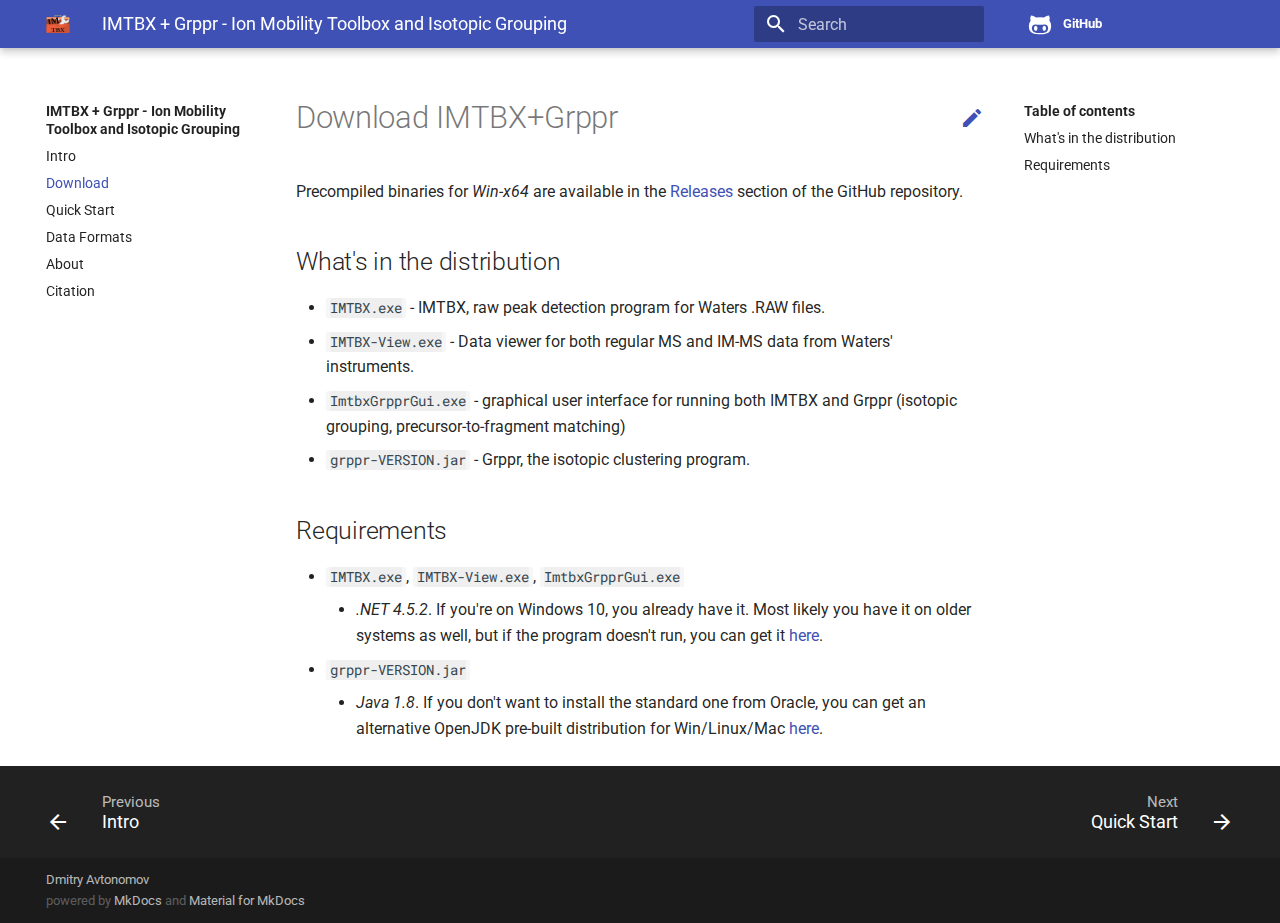
<file: docs/download/index.html>
<!DOCTYPE html>
<html lang="en" class="no-js">
  <head>
    
      <meta charset="utf-8">
      <meta name="viewport" content="width=device-width,initial-scale=1">
      <meta http-equiv="x-ua-compatible" content="ie=edge">
      
        <meta name="description" content="IMTBX + Grppr is a software suite for processing Ion Mobility Mass Spectrometry (IM-MS) data. Includes a 2D peak extractor and a data visualization GUI that can display single processing steps.">
      
      
        <link rel="canonical" href="https://chhh.github.io/IMTBX/download/">
      
      
        <meta name="author" content="Dmitry Avtonomov">
      
      
        <meta name="lang:clipboard.copy" content="Copy to clipboard">
      
        <meta name="lang:clipboard.copied" content="Copied to clipboard">
      
        <meta name="lang:search.language" content="en">
      
        <meta name="lang:search.pipeline.stopwords" content="True">
      
        <meta name="lang:search.pipeline.trimmer" content="True">
      
        <meta name="lang:search.result.none" content="No matching documents">
      
        <meta name="lang:search.result.one" content="1 matching document">
      
        <meta name="lang:search.result.other" content="# matching documents">
      
        <meta name="lang:search.tokenizer" content="[\s\-]+">
      
      <link rel="shortcut icon" href="../assets/images/favicon.png">
      <meta name="generator" content="mkdocs-0.17.2, mkdocs-material-2.6.6">
    
    
      
        <title>Download - IMTBX + Grppr - Ion Mobility Toolbox and Isotopic Grouping</title>
      
    
    
      <link rel="stylesheet" href="../assets/stylesheets/application.78aab2dc.css">
      
        <link rel="stylesheet" href="../assets/stylesheets/application-palette.6079476c.css">
      
    
    
      <script src="../assets/javascripts/modernizr.1aa3b519.js"></script>
    
    
      <link href="https://fonts.gstatic.com" rel="preconnect" crossorigin>
      
        <link rel="stylesheet" href="https://fonts.googleapis.com/css?family=Roboto:300,400,400i,700|Roboto+Mono">
        <style>body,input{font-family:"Roboto","Helvetica Neue",Helvetica,Arial,sans-serif}code,kbd,pre{font-family:"Roboto Mono","Courier New",Courier,monospace}</style>
      
      <link rel="stylesheet" href="https://fonts.googleapis.com/icon?family=Material+Icons">
    
    
      <link rel="stylesheet" href="../stylesheets/extra.css">
    
    
  </head>
  
    
    
    <body dir="ltr" data-md-color-primary="indigo" data-md-color-accent="orange">
  
    <svg class="md-svg">
      <defs>
        
        
          <svg xmlns="http://www.w3.org/2000/svg" width="416" height="448"
    viewBox="0 0 416 448" id="github">
  <path fill="currentColor" d="M160 304q0 10-3.125 20.5t-10.75 19-18.125
        8.5-18.125-8.5-10.75-19-3.125-20.5 3.125-20.5 10.75-19 18.125-8.5
        18.125 8.5 10.75 19 3.125 20.5zM320 304q0 10-3.125 20.5t-10.75
        19-18.125 8.5-18.125-8.5-10.75-19-3.125-20.5 3.125-20.5 10.75-19
        18.125-8.5 18.125 8.5 10.75 19 3.125 20.5zM360
        304q0-30-17.25-51t-46.75-21q-10.25 0-48.75 5.25-17.75 2.75-39.25
        2.75t-39.25-2.75q-38-5.25-48.75-5.25-29.5 0-46.75 21t-17.25 51q0 22 8
        38.375t20.25 25.75 30.5 15 35 7.375 37.25 1.75h42q20.5 0
        37.25-1.75t35-7.375 30.5-15 20.25-25.75 8-38.375zM416 260q0 51.75-15.25
        82.75-9.5 19.25-26.375 33.25t-35.25 21.5-42.5 11.875-42.875 5.5-41.75
        1.125q-19.5 0-35.5-0.75t-36.875-3.125-38.125-7.5-34.25-12.875-30.25-20.25-21.5-28.75q-15.5-30.75-15.5-82.75
        0-59.25 34-99-6.75-20.5-6.75-42.5 0-29 12.75-54.5 27 0 47.5 9.875t47.25
        30.875q36.75-8.75 77.25-8.75 37 0 70 8 26.25-20.5
        46.75-30.25t47.25-9.75q12.75 25.5 12.75 54.5 0 21.75-6.75 42 34 40 34
        99.5z" />
</svg>
        
      </defs>
    </svg>
    <input class="md-toggle" data-md-toggle="drawer" type="checkbox" id="drawer">
    <input class="md-toggle" data-md-toggle="search" type="checkbox" id="search">
    <label class="md-overlay" data-md-component="overlay" for="drawer"></label>
    
      <a href="#download-imtbxgrppr" tabindex="1" class="md-skip">
        Skip to content
      </a>
    
    
      <header class="md-header" data-md-component="header">
  <nav class="md-header-nav md-grid">
    <div class="md-flex">
      <div class="md-flex__cell md-flex__cell--shrink">
        <a href="https://chhh.github.io/IMTBX" title="IMTBX + Grppr - Ion Mobility Toolbox and Isotopic Grouping" class="md-header-nav__button md-logo">
          
            <img src="../img/logo/logo-vector-sans.svg" width="24" height="24">
          
        </a>
      </div>
      <div class="md-flex__cell md-flex__cell--shrink">
        <label class="md-icon md-icon--menu md-header-nav__button" for="drawer"></label>
      </div>
      <div class="md-flex__cell md-flex__cell--stretch">
        <div class="md-flex__ellipsis md-header-nav__title" data-md-component="title">
          
            
              <span class="md-header-nav__topic">
                IMTBX + Grppr - Ion Mobility Toolbox and Isotopic Grouping
              </span>
              <span class="md-header-nav__topic">
                Download
              </span>
            
          
        </div>
      </div>
      <div class="md-flex__cell md-flex__cell--shrink">
        
          
            <label class="md-icon md-icon--search md-header-nav__button" for="search"></label>
            
<div class="md-search" data-md-component="search" role="dialog">
  <label class="md-search__overlay" for="search"></label>
  <div class="md-search__inner" role="search">
    <form class="md-search__form" name="search">
      <input type="text" class="md-search__input" name="query" placeholder="Search" autocapitalize="off" autocorrect="off" autocomplete="off" spellcheck="false" data-md-component="query" data-md-state="active">
      <label class="md-icon md-search__icon" for="search"></label>
      <button type="reset" class="md-icon md-search__icon" data-md-component="reset" tabindex="-1">
        &#xE5CD;
      </button>
    </form>
    <div class="md-search__output">
      <div class="md-search__scrollwrap" data-md-scrollfix>
        <div class="md-search-result" data-md-component="result">
          <div class="md-search-result__meta">
            Type to start searching
          </div>
          <ol class="md-search-result__list"></ol>
        </div>
      </div>
    </div>
  </div>
</div>
          
        
      </div>
      
        <div class="md-flex__cell md-flex__cell--shrink">
          <div class="md-header-nav__source">
            


  


  <a href="https://github.com/chhh/IMTBX/" title="Go to repository" class="md-source" data-md-source="github">
    
      <div class="md-source__icon">
        <svg viewBox="0 0 24 24" width="24" height="24">
          <use xlink:href="#github" width="24" height="24"></use>
        </svg>
      </div>
    
    <div class="md-source__repository">
      GitHub
    </div>
  </a>

          </div>
        </div>
      
    </div>
  </nav>
</header>
    
    <div class="md-container">
      
        
      
      
      <main class="md-main">
        <div class="md-main__inner md-grid" data-md-component="container">
          
            
              <div class="md-sidebar md-sidebar--primary" data-md-component="navigation">
                <div class="md-sidebar__scrollwrap">
                  <div class="md-sidebar__inner">
                    <nav class="md-nav md-nav--primary" data-md-level="0">
  <label class="md-nav__title md-nav__title--site" for="drawer">
    <span class="md-nav__button md-logo">
      
        <img src="../img/logo/logo-vector-sans.svg" width="24" height="24">
      
    </span>
    IMTBX + Grppr - Ion Mobility Toolbox and Isotopic Grouping
  </label>
  
    <div class="md-nav__source">
      


  


  <a href="https://github.com/chhh/IMTBX/" title="Go to repository" class="md-source" data-md-source="github">
    
      <div class="md-source__icon">
        <svg viewBox="0 0 24 24" width="24" height="24">
          <use xlink:href="#github" width="24" height="24"></use>
        </svg>
      </div>
    
    <div class="md-source__repository">
      GitHub
    </div>
  </a>

    </div>
  
  <ul class="md-nav__list" data-md-scrollfix>
    
      
      
      


  <li class="md-nav__item">
    <a href=".." title="Intro" class="md-nav__link">
      Intro
    </a>
  </li>

    
      
      
      

  


  <li class="md-nav__item md-nav__item--active">
    
    <input class="md-toggle md-nav__toggle" data-md-toggle="toc" type="checkbox" id="toc">
    
      
    
    
      <label class="md-nav__link md-nav__link--active" for="toc">
        Download
      </label>
    
    <a href="./" title="Download" class="md-nav__link md-nav__link--active">
      Download
    </a>
    
      
<nav class="md-nav md-nav--secondary">
  
  
    
  
  
    <label class="md-nav__title" for="toc">Table of contents</label>
    <ul class="md-nav__list" data-md-scrollfix>
      
        <li class="md-nav__item">
  <a href="#whats-in-the-distribution" title="What's in the distribution" class="md-nav__link">
    What's in the distribution
  </a>
  
</li>
      
        <li class="md-nav__item">
  <a href="#requirements" title="Requirements" class="md-nav__link">
    Requirements
  </a>
  
</li>
      
      
      
      
      
    </ul>
  
</nav>
    
  </li>

    
      
      
      


  <li class="md-nav__item">
    <a href="../quick-start/" title="Quick Start" class="md-nav__link">
      Quick Start
    </a>
  </li>

    
      
      
      


  <li class="md-nav__item">
    <a href="../data-formats/" title="Data Formats" class="md-nav__link">
      Data Formats
    </a>
  </li>

    
      
      
      


  <li class="md-nav__item">
    <a href="../about/" title="About" class="md-nav__link">
      About
    </a>
  </li>

    
      
      
      


  <li class="md-nav__item">
    <a href="../cite/" title="Citation" class="md-nav__link">
      Citation
    </a>
  </li>

    
  </ul>
</nav>
                  </div>
                </div>
              </div>
            
            
              <div class="md-sidebar md-sidebar--secondary" data-md-component="toc">
                <div class="md-sidebar__scrollwrap">
                  <div class="md-sidebar__inner">
                    
<nav class="md-nav md-nav--secondary">
  
  
    
  
  
    <label class="md-nav__title" for="toc">Table of contents</label>
    <ul class="md-nav__list" data-md-scrollfix>
      
        <li class="md-nav__item">
  <a href="#whats-in-the-distribution" title="What's in the distribution" class="md-nav__link">
    What's in the distribution
  </a>
  
</li>
      
        <li class="md-nav__item">
  <a href="#requirements" title="Requirements" class="md-nav__link">
    Requirements
  </a>
  
</li>
      
      
      
      
      
    </ul>
  
</nav>
                  </div>
                </div>
              </div>
            
          
          <div class="md-content">
            <article class="md-content__inner md-typeset">
              
                
                  <a href="https://github.com/chhh/IMTBX/tree/master/site/src/download.md" title="Edit this page" class="md-icon md-content__icon">&#xE3C9;</a>
                
                
                <h1 id="download-imtbxgrppr">Download IMTBX+Grppr<a class="headerlink" href="#download-imtbxgrppr" title="Permanent link">&para;</a></h1>
<p>Precompiled binaries for <em>Win-x64</em> are available in the
<a href="https://github.com/chhh/IMTBX/releases/latest">Releases</a> section of the
GitHub repository.</p>
<h2 id="whats-in-the-distribution">What's in the distribution<a class="headerlink" href="#whats-in-the-distribution" title="Permanent link">&para;</a></h2>
<ul>
<li><code>IMTBX.exe</code> - IMTBX, raw peak detection program for Waters .RAW files.</li>
<li><code>IMTBX-View.exe</code> - Data viewer for both regular MS and IM-MS data from
Waters' instruments.</li>
<li><code>ImtbxGrpprGui.exe</code> - graphical user interface for running both IMTBX  and Grppr
(isotopic grouping, precursor-to-fragment matching)</li>
<li><code>grppr-VERSION.jar</code> - Grppr, the isotopic clustering program.</li>
</ul>
<h2 id="requirements">Requirements<a class="headerlink" href="#requirements" title="Permanent link">&para;</a></h2>
<ul>
<li><code>IMTBX.exe</code>, <code>IMTBX-View.exe</code>, <code>ImtbxGrpprGui.exe</code><ul>
<li><em>.NET 4.5.2</em>. If you're on Windows 10, you already have
  it. Most likely you have it on older systems as well, but if the program
  doesn't run, you can get it
  <a href="https://www.microsoft.com/en-us/download/details.aspx?id=40773">here</a>.</li>
</ul>
</li>
<li><code>grppr-VERSION.jar</code><ul>
<li><em>Java 1.8</em>. If you don't want to install the standard
  one from Oracle, you can get an alternative OpenJDK pre-built distribution
  for Win/Linux/Mac <a href="https://www.azul.com/downloads/zulu/">here</a>.</li>
</ul>
</li>
</ul>
                
                  
                
              
              
                
              
            </article>
          </div>
        </div>
      </main>
      
        
<footer class="md-footer">
  
    <div class="md-footer-nav">
      <nav class="md-footer-nav__inner md-grid">
        
          <a href=".." title="Intro" class="md-flex md-footer-nav__link md-footer-nav__link--prev" rel="prev">
            <div class="md-flex__cell md-flex__cell--shrink">
              <i class="md-icon md-icon--arrow-back md-footer-nav__button"></i>
            </div>
            <div class="md-flex__cell md-flex__cell--stretch md-footer-nav__title">
              <span class="md-flex__ellipsis">
                <span class="md-footer-nav__direction">
                  Previous
                </span>
                Intro
              </span>
            </div>
          </a>
        
        
          <a href="../quick-start/" title="Quick Start" class="md-flex md-footer-nav__link md-footer-nav__link--next" rel="next">
            <div class="md-flex__cell md-flex__cell--stretch md-footer-nav__title">
              <span class="md-flex__ellipsis">
                <span class="md-footer-nav__direction">
                  Next
                </span>
                Quick Start
              </span>
            </div>
            <div class="md-flex__cell md-flex__cell--shrink">
              <i class="md-icon md-icon--arrow-forward md-footer-nav__button"></i>
            </div>
          </a>
        
      </nav>
    </div>
  
  <div class="md-footer-meta md-typeset">
    <div class="md-footer-meta__inner md-grid">
      <div class="md-footer-copyright">
        
          <div class="md-footer-copyright__highlight">
            <a href='http://github.com/chhh'>Dmitry Avtonomov</a>
          </div>
        
        powered by
        <a href="http://www.mkdocs.org">MkDocs</a>
        and
        <a href="https://squidfunk.github.io/mkdocs-material/">
          Material for MkDocs</a>
      </div>
      
        
      
    </div>
  </div>
</footer>
      
    </div>
    
      <script src="../assets/javascripts/application.e437c97b.js"></script>
      
      <script>app.initialize({version:"0.17.2",url:{base:".."}})</script>
      
    
    
      
        <script>!function(e,a,t,n,o,c,i){e.GoogleAnalyticsObject=o,e.ga=e.ga||function(){(e.ga.q=e.ga.q||[]).push(arguments)},e.ga.l=1*new Date,c=a.createElement(t),i=a.getElementsByTagName(t)[0],c.async=1,c.src="https://www.google-analytics.com/analytics.js",i.parentNode.insertBefore(c,i)}(window,document,"script",0,"ga"),ga("create","UA-5572974-13","https://chhh.github.io/IMTBX/"),ga("set","anonymizeIp",!0),ga("send","pageview");var links=document.getElementsByTagName("a");if(Array.prototype.map.call(links,function(e){e.host!=document.location.host&&e.addEventListener("click",function(){var a=e.getAttribute("data-md-action")||"follow";ga("send","event","outbound",a,e.href)})}),document.forms.search){var query=document.forms.search.query;query.addEventListener("blur",function(){if(this.value){var e=document.location.pathname;ga("send","pageview",e+"?q="+this.value)}})}</script>
      
    
  </body>
</html>
</file>
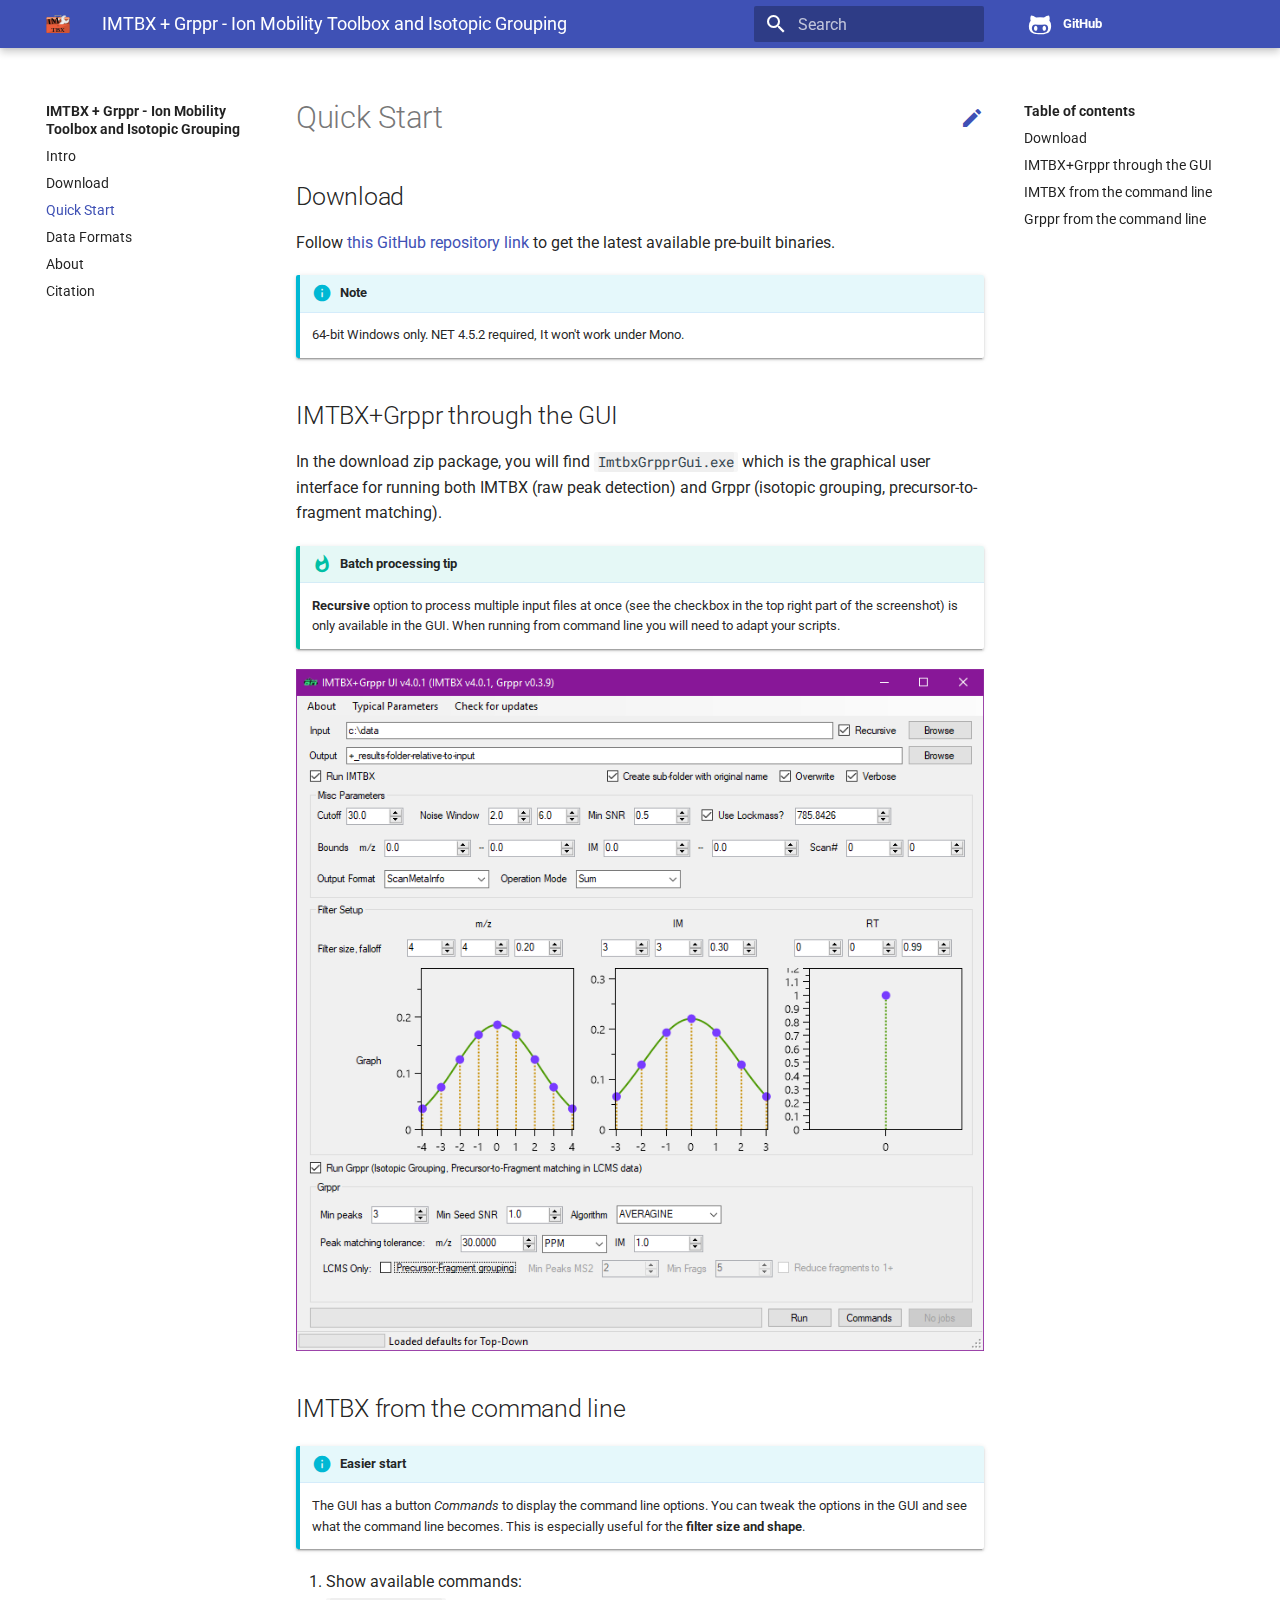
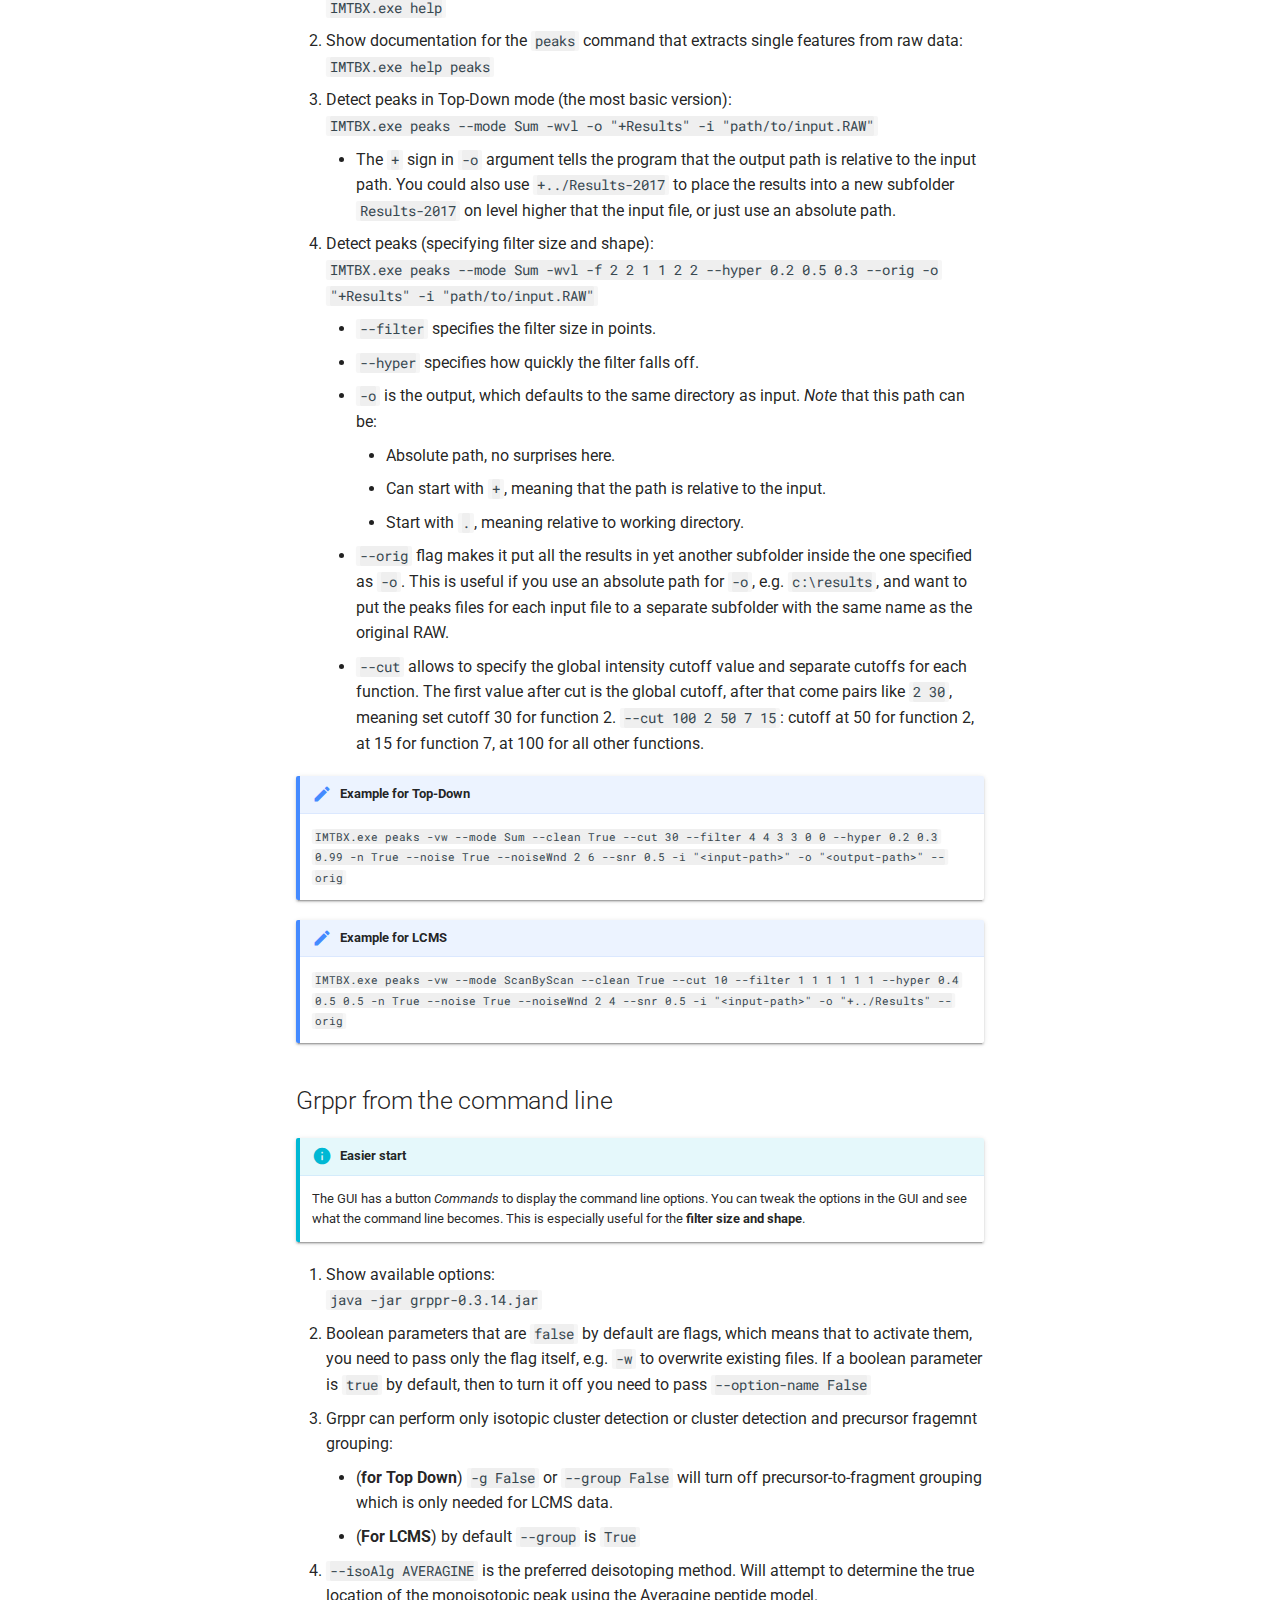
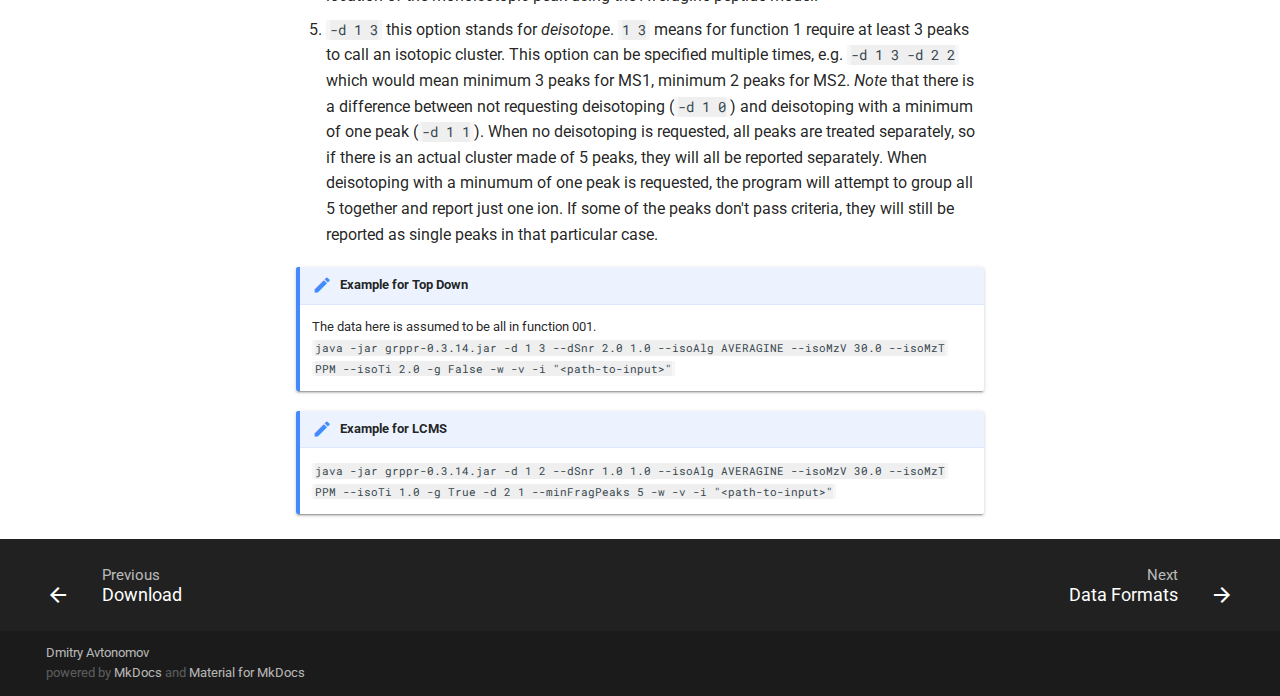
<file: docs/quick-start/index.html>
<!DOCTYPE html>
<html lang="en" class="no-js">
  <head>
    
      <meta charset="utf-8">
      <meta name="viewport" content="width=device-width,initial-scale=1">
      <meta http-equiv="x-ua-compatible" content="ie=edge">
      
        <meta name="description" content="IMTBX + Grppr is a software suite for processing Ion Mobility Mass Spectrometry (IM-MS) data. Includes a 2D peak extractor and a data visualization GUI that can display single processing steps.">
      
      
        <link rel="canonical" href="https://chhh.github.io/IMTBX/quick-start/">
      
      
        <meta name="author" content="Dmitry Avtonomov">
      
      
        <meta name="lang:clipboard.copy" content="Copy to clipboard">
      
        <meta name="lang:clipboard.copied" content="Copied to clipboard">
      
        <meta name="lang:search.language" content="en">
      
        <meta name="lang:search.pipeline.stopwords" content="True">
      
        <meta name="lang:search.pipeline.trimmer" content="True">
      
        <meta name="lang:search.result.none" content="No matching documents">
      
        <meta name="lang:search.result.one" content="1 matching document">
      
        <meta name="lang:search.result.other" content="# matching documents">
      
        <meta name="lang:search.tokenizer" content="[\s\-]+">
      
      <link rel="shortcut icon" href="../assets/images/favicon.png">
      <meta name="generator" content="mkdocs-0.17.2, mkdocs-material-2.6.6">
    
    
      
        <title>Quick Start - IMTBX + Grppr - Ion Mobility Toolbox and Isotopic Grouping</title>
      
    
    
      <link rel="stylesheet" href="../assets/stylesheets/application.78aab2dc.css">
      
        <link rel="stylesheet" href="../assets/stylesheets/application-palette.6079476c.css">
      
    
    
      <script src="../assets/javascripts/modernizr.1aa3b519.js"></script>
    
    
      <link href="https://fonts.gstatic.com" rel="preconnect" crossorigin>
      
        <link rel="stylesheet" href="https://fonts.googleapis.com/css?family=Roboto:300,400,400i,700|Roboto+Mono">
        <style>body,input{font-family:"Roboto","Helvetica Neue",Helvetica,Arial,sans-serif}code,kbd,pre{font-family:"Roboto Mono","Courier New",Courier,monospace}</style>
      
      <link rel="stylesheet" href="https://fonts.googleapis.com/icon?family=Material+Icons">
    
    
      <link rel="stylesheet" href="../stylesheets/extra.css">
    
    
  </head>
  
    
    
    <body dir="ltr" data-md-color-primary="indigo" data-md-color-accent="orange">
  
    <svg class="md-svg">
      <defs>
        
        
          <svg xmlns="http://www.w3.org/2000/svg" width="416" height="448"
    viewBox="0 0 416 448" id="github">
  <path fill="currentColor" d="M160 304q0 10-3.125 20.5t-10.75 19-18.125
        8.5-18.125-8.5-10.75-19-3.125-20.5 3.125-20.5 10.75-19 18.125-8.5
        18.125 8.5 10.75 19 3.125 20.5zM320 304q0 10-3.125 20.5t-10.75
        19-18.125 8.5-18.125-8.5-10.75-19-3.125-20.5 3.125-20.5 10.75-19
        18.125-8.5 18.125 8.5 10.75 19 3.125 20.5zM360
        304q0-30-17.25-51t-46.75-21q-10.25 0-48.75 5.25-17.75 2.75-39.25
        2.75t-39.25-2.75q-38-5.25-48.75-5.25-29.5 0-46.75 21t-17.25 51q0 22 8
        38.375t20.25 25.75 30.5 15 35 7.375 37.25 1.75h42q20.5 0
        37.25-1.75t35-7.375 30.5-15 20.25-25.75 8-38.375zM416 260q0 51.75-15.25
        82.75-9.5 19.25-26.375 33.25t-35.25 21.5-42.5 11.875-42.875 5.5-41.75
        1.125q-19.5 0-35.5-0.75t-36.875-3.125-38.125-7.5-34.25-12.875-30.25-20.25-21.5-28.75q-15.5-30.75-15.5-82.75
        0-59.25 34-99-6.75-20.5-6.75-42.5 0-29 12.75-54.5 27 0 47.5 9.875t47.25
        30.875q36.75-8.75 77.25-8.75 37 0 70 8 26.25-20.5
        46.75-30.25t47.25-9.75q12.75 25.5 12.75 54.5 0 21.75-6.75 42 34 40 34
        99.5z" />
</svg>
        
      </defs>
    </svg>
    <input class="md-toggle" data-md-toggle="drawer" type="checkbox" id="drawer">
    <input class="md-toggle" data-md-toggle="search" type="checkbox" id="search">
    <label class="md-overlay" data-md-component="overlay" for="drawer"></label>
    
      <a href="#quick-start" tabindex="1" class="md-skip">
        Skip to content
      </a>
    
    
      <header class="md-header" data-md-component="header">
  <nav class="md-header-nav md-grid">
    <div class="md-flex">
      <div class="md-flex__cell md-flex__cell--shrink">
        <a href="https://chhh.github.io/IMTBX" title="IMTBX + Grppr - Ion Mobility Toolbox and Isotopic Grouping" class="md-header-nav__button md-logo">
          
            <img src="../img/logo/logo-vector-sans.svg" width="24" height="24">
          
        </a>
      </div>
      <div class="md-flex__cell md-flex__cell--shrink">
        <label class="md-icon md-icon--menu md-header-nav__button" for="drawer"></label>
      </div>
      <div class="md-flex__cell md-flex__cell--stretch">
        <div class="md-flex__ellipsis md-header-nav__title" data-md-component="title">
          
            
              <span class="md-header-nav__topic">
                IMTBX + Grppr - Ion Mobility Toolbox and Isotopic Grouping
              </span>
              <span class="md-header-nav__topic">
                Quick Start
              </span>
            
          
        </div>
      </div>
      <div class="md-flex__cell md-flex__cell--shrink">
        
          
            <label class="md-icon md-icon--search md-header-nav__button" for="search"></label>
            
<div class="md-search" data-md-component="search" role="dialog">
  <label class="md-search__overlay" for="search"></label>
  <div class="md-search__inner" role="search">
    <form class="md-search__form" name="search">
      <input type="text" class="md-search__input" name="query" placeholder="Search" autocapitalize="off" autocorrect="off" autocomplete="off" spellcheck="false" data-md-component="query" data-md-state="active">
      <label class="md-icon md-search__icon" for="search"></label>
      <button type="reset" class="md-icon md-search__icon" data-md-component="reset" tabindex="-1">
        &#xE5CD;
      </button>
    </form>
    <div class="md-search__output">
      <div class="md-search__scrollwrap" data-md-scrollfix>
        <div class="md-search-result" data-md-component="result">
          <div class="md-search-result__meta">
            Type to start searching
          </div>
          <ol class="md-search-result__list"></ol>
        </div>
      </div>
    </div>
  </div>
</div>
          
        
      </div>
      
        <div class="md-flex__cell md-flex__cell--shrink">
          <div class="md-header-nav__source">
            


  


  <a href="https://github.com/chhh/IMTBX/" title="Go to repository" class="md-source" data-md-source="github">
    
      <div class="md-source__icon">
        <svg viewBox="0 0 24 24" width="24" height="24">
          <use xlink:href="#github" width="24" height="24"></use>
        </svg>
      </div>
    
    <div class="md-source__repository">
      GitHub
    </div>
  </a>

          </div>
        </div>
      
    </div>
  </nav>
</header>
    
    <div class="md-container">
      
        
      
      
      <main class="md-main">
        <div class="md-main__inner md-grid" data-md-component="container">
          
            
              <div class="md-sidebar md-sidebar--primary" data-md-component="navigation">
                <div class="md-sidebar__scrollwrap">
                  <div class="md-sidebar__inner">
                    <nav class="md-nav md-nav--primary" data-md-level="0">
  <label class="md-nav__title md-nav__title--site" for="drawer">
    <span class="md-nav__button md-logo">
      
        <img src="../img/logo/logo-vector-sans.svg" width="24" height="24">
      
    </span>
    IMTBX + Grppr - Ion Mobility Toolbox and Isotopic Grouping
  </label>
  
    <div class="md-nav__source">
      


  


  <a href="https://github.com/chhh/IMTBX/" title="Go to repository" class="md-source" data-md-source="github">
    
      <div class="md-source__icon">
        <svg viewBox="0 0 24 24" width="24" height="24">
          <use xlink:href="#github" width="24" height="24"></use>
        </svg>
      </div>
    
    <div class="md-source__repository">
      GitHub
    </div>
  </a>

    </div>
  
  <ul class="md-nav__list" data-md-scrollfix>
    
      
      
      


  <li class="md-nav__item">
    <a href=".." title="Intro" class="md-nav__link">
      Intro
    </a>
  </li>

    
      
      
      


  <li class="md-nav__item">
    <a href="../download/" title="Download" class="md-nav__link">
      Download
    </a>
  </li>

    
      
      
      

  


  <li class="md-nav__item md-nav__item--active">
    
    <input class="md-toggle md-nav__toggle" data-md-toggle="toc" type="checkbox" id="toc">
    
      
    
    
      <label class="md-nav__link md-nav__link--active" for="toc">
        Quick Start
      </label>
    
    <a href="./" title="Quick Start" class="md-nav__link md-nav__link--active">
      Quick Start
    </a>
    
      
<nav class="md-nav md-nav--secondary">
  
  
    
  
  
    <label class="md-nav__title" for="toc">Table of contents</label>
    <ul class="md-nav__list" data-md-scrollfix>
      
        <li class="md-nav__item">
  <a href="#download" title="Download" class="md-nav__link">
    Download
  </a>
  
</li>
      
        <li class="md-nav__item">
  <a href="#imtbxgrppr-through-the-gui" title="IMTBX+Grppr through the GUI" class="md-nav__link">
    IMTBX+Grppr through the GUI
  </a>
  
</li>
      
        <li class="md-nav__item">
  <a href="#imtbx-from-the-command-line" title="IMTBX from the command line" class="md-nav__link">
    IMTBX from the command line
  </a>
  
</li>
      
        <li class="md-nav__item">
  <a href="#grppr-from-the-command-line" title="Grppr from the command line" class="md-nav__link">
    Grppr from the command line
  </a>
  
</li>
      
      
      
      
      
    </ul>
  
</nav>
    
  </li>

    
      
      
      


  <li class="md-nav__item">
    <a href="../data-formats/" title="Data Formats" class="md-nav__link">
      Data Formats
    </a>
  </li>

    
      
      
      


  <li class="md-nav__item">
    <a href="../about/" title="About" class="md-nav__link">
      About
    </a>
  </li>

    
      
      
      


  <li class="md-nav__item">
    <a href="../cite/" title="Citation" class="md-nav__link">
      Citation
    </a>
  </li>

    
  </ul>
</nav>
                  </div>
                </div>
              </div>
            
            
              <div class="md-sidebar md-sidebar--secondary" data-md-component="toc">
                <div class="md-sidebar__scrollwrap">
                  <div class="md-sidebar__inner">
                    
<nav class="md-nav md-nav--secondary">
  
  
    
  
  
    <label class="md-nav__title" for="toc">Table of contents</label>
    <ul class="md-nav__list" data-md-scrollfix>
      
        <li class="md-nav__item">
  <a href="#download" title="Download" class="md-nav__link">
    Download
  </a>
  
</li>
      
        <li class="md-nav__item">
  <a href="#imtbxgrppr-through-the-gui" title="IMTBX+Grppr through the GUI" class="md-nav__link">
    IMTBX+Grppr through the GUI
  </a>
  
</li>
      
        <li class="md-nav__item">
  <a href="#imtbx-from-the-command-line" title="IMTBX from the command line" class="md-nav__link">
    IMTBX from the command line
  </a>
  
</li>
      
        <li class="md-nav__item">
  <a href="#grppr-from-the-command-line" title="Grppr from the command line" class="md-nav__link">
    Grppr from the command line
  </a>
  
</li>
      
      
      
      
      
    </ul>
  
</nav>
                  </div>
                </div>
              </div>
            
          
          <div class="md-content">
            <article class="md-content__inner md-typeset">
              
                
                  <a href="https://github.com/chhh/IMTBX/tree/master/site/src/quick-start.md" title="Edit this page" class="md-icon md-content__icon">&#xE3C9;</a>
                
                
                <h1 id="quick-start">Quick Start<a class="headerlink" href="#quick-start" title="Permanent link">&para;</a></h1>
<h2 id="download">Download<a class="headerlink" href="#download" title="Permanent link">&para;</a></h2>
<p>Follow
<a href="https://github.com/chhh/IMTBX/releases/latest">this GitHub repository link</a>
to get the latest available pre-built binaries.  </p>
<div class="admonition info">
<p class="admonition-title">Note</p>
<p>64-bit Windows only. NET 4.5.2 required, It won't work under Mono.</p>
</div>
<h2 id="imtbxgrppr-through-the-gui">IMTBX+Grppr through the GUI<a class="headerlink" href="#imtbxgrppr-through-the-gui" title="Permanent link">&para;</a></h2>
<p>In the download zip package, you will find <code>ImtbxGrpprGui.exe</code> which is the
graphical user interface for running both IMTBX (raw peak detection) and Grppr
(isotopic grouping, precursor-to-fragment matching).  </p>
<div class="admonition tip">
<p class="admonition-title">Batch processing tip</p>
<p><strong>Recursive</strong> option to process multiple input files at once (see the
  checkbox in the top right part of the screenshot) is only available
  in the GUI. When running from command line you will need to adapt
  your scripts.</p>
</div>
<p><img alt="The GUI for running IMTBX and Grppr" src="../img/imtbx-grppr-gui.png" /></p>
<h2 id="imtbx-from-the-command-line">IMTBX from the command line<a class="headerlink" href="#imtbx-from-the-command-line" title="Permanent link">&para;</a></h2>
<div class="admonition info">
<p class="admonition-title">Easier start</p>
<p>The GUI has a button <em>Commands</em> to display the command line options. You
can tweak the options in the GUI and see what the command line becomes.
This is especially useful for the <strong>filter size and shape</strong>.</p>
</div>
<ol>
<li>Show available commands:<br />
<code>IMTBX.exe help</code>  </li>
<li>Show documentation for the <code>peaks</code> command that extracts single features from
raw data:
    <code>IMTBX.exe help peaks</code>  </li>
<li>Detect peaks in Top-Down mode (the most basic version):<br />
<code>IMTBX.exe peaks --mode Sum -wvl -o "+Results" -i
    "path/to/input.RAW"</code>  <ul>
<li>The <code>+</code> sign in <code>-o</code> argument tells the program that the output path is
  relative to the input path. You could also use <code>+../Results-2017</code> to place
  the results into a new subfolder <code>Results-2017</code> on level higher that the
  input file, or just use an absolute path.</li>
</ul>
</li>
<li>
<p>Detect peaks (specifying filter size and shape):<br />
<code>IMTBX.exe peaks --mode Sum -wvl -f 2 2 1 1 2 2 --hyper 0.2 0.5 0.3
    --orig -o "+Results" -i "path/to/input.RAW"</code></p>
<ul>
<li><code>--filter</code> specifies the filter size in points.</li>
<li>
<p><code>--hyper</code> specifies how quickly the filter falls off.</p>
</li>
<li>
<p><code>-o</code> is the output, which defaults to the same directory as input.
<em>Note</em> that this path can be:</p>
<ul>
<li>Absolute path, no surprises here.</li>
<li>Can start with <code>+</code>, meaning that the path is relative to the input.</li>
<li>Start with <code>.</code>, meaning relative to working directory.</li>
</ul>
</li>
<li><code>--orig</code> flag makes it put all the results in yet another subfolder
    inside the one specified as <code>-o</code>. This is useful if you use an absolute
    path for <code>-o</code>, e.g. <code>c:\results</code>, and want to put the peaks files for
    each input file to a separate subfolder with the same name as the
    original RAW.</li>
<li><code>--cut</code> allows to specify the global intensity cutoff value and separate
cutoffs for each function. The first value after cut is the global cutoff,
after that come pairs like <code>2 30</code>, meaning set cutoff 30 for function 2.
<code>--cut 100 2 50 7 15</code>: cutoff at 50 for function 2, at 15 for function 7,
at 100 for all other functions.</li>
</ul>
</li>
</ol>
<div class="admonition note">
<p class="admonition-title">Example for Top-Down</p>
<p><code>IMTBX.exe peaks -vw --mode Sum --clean True --cut 30 --filter 4 4 3 3 0 0
--hyper 0.2 0.3 0.99 -n True --noise True --noiseWnd 2 6 --snr 0.5
-i "&lt;input-path&gt;" -o "&lt;output-path&gt;" --orig</code></p>
</div>
<div class="admonition note">
<p class="admonition-title">Example for LCMS</p>
<p><code>IMTBX.exe peaks -vw --mode ScanByScan --clean True --cut 10 --filter 1 1 1 1 1 1
--hyper 0.4 0.5 0.5 -n True --noise True --noiseWnd 2 4 --snr 0.5
-i "&lt;input-path&gt;" -o "+../Results" --orig</code></p>
</div>
<h2 id="grppr-from-the-command-line">Grppr from the command line<a class="headerlink" href="#grppr-from-the-command-line" title="Permanent link">&para;</a></h2>
<div class="admonition info">
<p class="admonition-title">Easier start</p>
<p>The GUI has a button <em>Commands</em> to display the command line options. You
can tweak the options in the GUI and see what the command line becomes.
This is especially useful for the <strong>filter size and shape</strong>.</p>
</div>
<ol>
<li>Show available options:<br />
<code>java -jar grppr-0.3.14.jar</code></li>
<li>Boolean parameters that are <code>false</code> by default are flags, which means that
  to activate them, you need to pass only the flag itself, e.g. <code>-w</code> to
  overwrite existing files. If a boolean parameter is <code>true</code> by default, then
  to turn it off you need to pass <code>--option-name False</code></li>
<li>Grppr can perform only isotopic cluster detection or cluster detection and
  precursor fragemnt grouping:<ul>
<li>(<strong>for Top Down</strong>) <code>-g False</code> or <code>--group False</code> will turn off precursor-to-fragment grouping
which is only needed for LCMS data.</li>
<li>(<strong>For LCMS</strong>) by default <code>--group</code> is <code>True</code></li>
</ul>
</li>
<li><code>--isoAlg AVERAGINE</code> is the preferred deisotoping method. Will attempt
  to determine the true location of the monoisotopic peak using the Averagine
  peptide model.</li>
<li><code>-d 1 3</code> this option stands for <em>deisotope</em>. <code>1 3</code> means for function 1
  require at least 3 peaks to call an isotopic cluster. This option can be
  specified multiple times, e.g. <code>-d 1 3 -d 2 2</code> which would mean minimum 3
  peaks for MS1, minimum 2 peaks for MS2. <em>Note</em> that there is a difference
  between not requesting deisotoping (<code>-d 1 0</code>) and deisotoping with a minimum
  of one peak (<code>-d 1 1</code>). When no deisotoping is requested, all peaks are
  treated separately, so if there is an actual cluster made of 5 peaks, they
  will all be reported separately. When deisotoping with a minumum of one
  peak is requested, the program will attempt to group all 5 together and
  report just one ion. If some of the peaks don't pass criteria, they will
  still be reported as single peaks in that particular case.</li>
</ol>
<div class="admonition note">
<p class="admonition-title">Example for Top Down</p>
<p>The data here is assumed to be all in function 001.<br />
<code>java -jar grppr-0.3.14.jar -d 1 3 --dSnr 2.0 1.0 --isoAlg AVERAGINE
--isoMzV 30.0 --isoMzT PPM --isoTi 2.0 -g False -w -v -i "&lt;path-to-input&gt;"</code></p>
</div>
<div class="admonition note">
<p class="admonition-title">Example for LCMS</p>
<p><code>java -jar grppr-0.3.14.jar -d 1 2 --dSnr 1.0 1.0 --isoAlg AVERAGINE
--isoMzV 30.0 --isoMzT PPM --isoTi 1.0 -g True -d 2 1 --minFragPeaks 5
-w -v -i "&lt;path-to-input&gt;"</code></p>
</div>
                
                  
                
              
              
                
              
            </article>
          </div>
        </div>
      </main>
      
        
<footer class="md-footer">
  
    <div class="md-footer-nav">
      <nav class="md-footer-nav__inner md-grid">
        
          <a href="../download/" title="Download" class="md-flex md-footer-nav__link md-footer-nav__link--prev" rel="prev">
            <div class="md-flex__cell md-flex__cell--shrink">
              <i class="md-icon md-icon--arrow-back md-footer-nav__button"></i>
            </div>
            <div class="md-flex__cell md-flex__cell--stretch md-footer-nav__title">
              <span class="md-flex__ellipsis">
                <span class="md-footer-nav__direction">
                  Previous
                </span>
                Download
              </span>
            </div>
          </a>
        
        
          <a href="../data-formats/" title="Data Formats" class="md-flex md-footer-nav__link md-footer-nav__link--next" rel="next">
            <div class="md-flex__cell md-flex__cell--stretch md-footer-nav__title">
              <span class="md-flex__ellipsis">
                <span class="md-footer-nav__direction">
                  Next
                </span>
                Data Formats
              </span>
            </div>
            <div class="md-flex__cell md-flex__cell--shrink">
              <i class="md-icon md-icon--arrow-forward md-footer-nav__button"></i>
            </div>
          </a>
        
      </nav>
    </div>
  
  <div class="md-footer-meta md-typeset">
    <div class="md-footer-meta__inner md-grid">
      <div class="md-footer-copyright">
        
          <div class="md-footer-copyright__highlight">
            <a href='http://github.com/chhh'>Dmitry Avtonomov</a>
          </div>
        
        powered by
        <a href="http://www.mkdocs.org">MkDocs</a>
        and
        <a href="https://squidfunk.github.io/mkdocs-material/">
          Material for MkDocs</a>
      </div>
      
        
      
    </div>
  </div>
</footer>
      
    </div>
    
      <script src="../assets/javascripts/application.e437c97b.js"></script>
      
      <script>app.initialize({version:"0.17.2",url:{base:".."}})</script>
      
    
    
      
        <script>!function(e,a,t,n,o,c,i){e.GoogleAnalyticsObject=o,e.ga=e.ga||function(){(e.ga.q=e.ga.q||[]).push(arguments)},e.ga.l=1*new Date,c=a.createElement(t),i=a.getElementsByTagName(t)[0],c.async=1,c.src="https://www.google-analytics.com/analytics.js",i.parentNode.insertBefore(c,i)}(window,document,"script",0,"ga"),ga("create","UA-5572974-13","https://chhh.github.io/IMTBX/"),ga("set","anonymizeIp",!0),ga("send","pageview");var links=document.getElementsByTagName("a");if(Array.prototype.map.call(links,function(e){e.host!=document.location.host&&e.addEventListener("click",function(){var a=e.getAttribute("data-md-action")||"follow";ga("send","event","outbound",a,e.href)})}),document.forms.search){var query=document.forms.search.query;query.addEventListener("blur",function(){if(this.value){var e=document.location.pathname;ga("send","pageview",e+"?q="+this.value)}})}</script>
      
    
  </body>
</html>
</file>
<file: docs/assets/stylesheets/application.78aab2dc.css>
html{box-sizing:border-box}*,:after,:before{box-sizing:inherit}html{-webkit-text-size-adjust:none;-moz-text-size-adjust:none;-ms-text-size-adjust:none;text-size-adjust:none}body{margin:0}hr{overflow:visible;box-sizing:content-box}a{-webkit-text-decoration-skip:objects}a,button,input,label{-webkit-tap-highlight-color:transparent}a{color:inherit;text-decoration:none}small,sub,sup{font-size:80%}sub,sup{position:relative;line-height:0;vertical-align:baseline}sub{bottom:-.25em}sup{top:-.5em}img{border-style:none}table{border-collapse:separate;border-spacing:0}td,th{font-weight:400;vertical-align:top}button{margin:0;padding:0;border:0;outline-style:none;background:transparent;font-size:inherit}input{border:0;outline:0}.md-clipboard:before,.md-icon,.md-nav__button,.md-nav__link:after,.md-nav__title:before,.md-search-result__article--document:before,.md-source-file:before,.md-typeset .admonition>.admonition-title:before,.md-typeset .admonition>summary:before,.md-typeset .critic.comment:before,.md-typeset .footnote-backref,.md-typeset .task-list-control .task-list-indicator:before,.md-typeset details>.admonition-title:before,.md-typeset details>summary:before,.md-typeset summary:after{font-family:Material Icons;font-style:normal;font-variant:normal;font-weight:400;line-height:1;text-transform:none;white-space:nowrap;speak:none;word-wrap:normal;direction:ltr}.md-content__icon,.md-footer-nav__button,.md-header-nav__button,.md-nav__button,.md-nav__title:before,.md-search-result__article--document:before{display:inline-block;margin:.4rem;padding:.8rem;font-size:2.4rem;cursor:pointer}.md-icon--arrow-back:before{content:"\E5C4"}.md-icon--arrow-forward:before{content:"\E5C8"}.md-icon--menu:before{content:"\E5D2"}.md-icon--search:before{content:"\E8B6"}[dir=rtl] .md-icon--arrow-back:before{content:"\E5C8"}[dir=rtl] .md-icon--arrow-forward:before{content:"\E5C4"}body{-webkit-font-smoothing:antialiased;-moz-osx-font-smoothing:grayscale}body,input{color:rgba(0,0,0,.87);-webkit-font-feature-settings:"kern","liga";font-feature-settings:"kern","liga";font-family:Helvetica Neue,Helvetica,Arial,sans-serif}code,kbd,pre{color:rgba(0,0,0,.87);-webkit-font-feature-settings:"kern";font-feature-settings:"kern";font-family:Courier New,Courier,monospace}.md-typeset{font-size:1.6rem;line-height:1.6;-webkit-print-color-adjust:exact}.md-typeset blockquote,.md-typeset ol,.md-typeset p,.md-typeset ul{margin:1em 0}.md-typeset h1{margin:0 0 4rem;color:rgba(0,0,0,.54);font-size:3.125rem;line-height:1.3}.md-typeset h1,.md-typeset h2{font-weight:300;letter-spacing:-.01em}.md-typeset h2{margin:4rem 0 1.6rem;font-size:2.5rem;line-height:1.4}.md-typeset h3{margin:3.2rem 0 1.6rem;font-size:2rem;font-weight:400;letter-spacing:-.01em;line-height:1.5}.md-typeset h2+h3{margin-top:1.6rem}.md-typeset h4{font-size:1.6rem}.md-typeset h4,.md-typeset h5,.md-typeset h6{margin:1.6rem 0;font-weight:700;letter-spacing:-.01em}.md-typeset h5,.md-typeset h6{color:rgba(0,0,0,.54);font-size:1.28rem}.md-typeset h5{text-transform:uppercase}.md-typeset hr{margin:1.5em 0;border-bottom:.1rem dotted rgba(0,0,0,.26)}.md-typeset a{color:#3f51b5;word-break:break-word}.md-typeset a,.md-typeset a:before{transition:color .125s}.md-typeset a:active,.md-typeset a:hover{color:#536dfe}.md-typeset code,.md-typeset pre{background-color:hsla(0,0%,93%,.5);color:#37474f;font-size:85%;direction:ltr}.md-typeset code{margin:0 .29412em;padding:.07353em 0;border-radius:.2rem;box-shadow:.29412em 0 0 hsla(0,0%,93%,.5),-.29412em 0 0 hsla(0,0%,93%,.5);word-break:break-word;-webkit-box-decoration-break:clone;box-decoration-break:clone}.md-typeset h1 code,.md-typeset h2 code,.md-typeset h3 code,.md-typeset h4 code,.md-typeset h5 code,.md-typeset h6 code{margin:0;background-color:transparent;box-shadow:none}.md-typeset a>code{margin:inherit;padding:inherit;border-radius:none;background-color:inherit;color:inherit;box-shadow:none}.md-typeset pre{position:relative;margin:1em 0;border-radius:.2rem;line-height:1.4;-webkit-overflow-scrolling:touch}.md-typeset pre>code{display:block;margin:0;padding:1.05rem 1.2rem;background-color:transparent;font-size:inherit;box-shadow:none;-webkit-box-decoration-break:none;box-decoration-break:none;overflow:auto}.md-typeset pre>code::-webkit-scrollbar{width:.4rem;height:.4rem}.md-typeset pre>code::-webkit-scrollbar-thumb{background-color:rgba(0,0,0,.26)}.md-typeset pre>code::-webkit-scrollbar-thumb:hover{background-color:#536dfe}.md-typeset kbd{padding:0 .29412em;border:.1rem solid #c9c9c9;border-radius:.3rem;border-bottom-color:#bcbcbc;background-color:#fcfcfc;color:#555;font-size:85%;box-shadow:0 .1rem 0 #b0b0b0;word-break:break-word}.md-typeset mark{margin:0 .25em;padding:.0625em 0;border-radius:.2rem;background-color:rgba(255,235,59,.5);box-shadow:.25em 0 0 rgba(255,235,59,.5),-.25em 0 0 rgba(255,235,59,.5);word-break:break-word;-webkit-box-decoration-break:clone;box-decoration-break:clone}.md-typeset abbr{border-bottom:.1rem dotted rgba(0,0,0,.54);text-decoration:none;cursor:help}.md-typeset small{opacity:.75}.md-typeset sub,.md-typeset sup{margin-left:.07812em}[dir=rtl] .md-typeset sub,[dir=rtl] .md-typeset sup{margin-right:.07812em;margin-left:0}.md-typeset blockquote{padding-left:1.2rem;border-left:.4rem solid rgba(0,0,0,.26);color:rgba(0,0,0,.54)}[dir=rtl] .md-typeset blockquote{padding-right:1.2rem;padding-left:0;border-right:.4rem solid rgba(0,0,0,.26);border-left:initial}.md-typeset ul{list-style-type:disc}.md-typeset ol,.md-typeset ul{margin-left:.625em;padding:0}[dir=rtl] .md-typeset ol,[dir=rtl] .md-typeset ul{margin-right:.625em;margin-left:0}.md-typeset ol ol,.md-typeset ul ol{list-style-type:lower-alpha}.md-typeset ol ol ol,.md-typeset ul ol ol{list-style-type:lower-roman}.md-typeset ol li,.md-typeset ul li{margin-bottom:.5em;margin-left:1.25em}[dir=rtl] .md-typeset ol li,[dir=rtl] .md-typeset ul li{margin-right:1.25em;margin-left:0}.md-typeset ol li blockquote,.md-typeset ol li p,.md-typeset ul li blockquote,.md-typeset ul li p{margin:.5em 0}.md-typeset ol li:last-child,.md-typeset ul li:last-child{margin-bottom:0}.md-typeset ol li ol,.md-typeset ol li ul,.md-typeset ul li ol,.md-typeset ul li ul{margin:.5em 0 .5em .625em}[dir=rtl] .md-typeset ol li ol,[dir=rtl] .md-typeset ol li ul,[dir=rtl] .md-typeset ul li ol,[dir=rtl] .md-typeset ul li ul{margin-right:.625em;margin-left:0}.md-typeset dd{margin:1em 0 1em 1.875em}[dir=rtl] .md-typeset dd{margin-right:1.875em;margin-left:0}.md-typeset iframe,.md-typeset img,.md-typeset svg{max-width:100%}.md-typeset table:not([class]){box-shadow:0 2px 2px 0 rgba(0,0,0,.14),0 1px 5px 0 rgba(0,0,0,.12),0 3px 1px -2px rgba(0,0,0,.2);display:inline-block;max-width:100%;border-radius:.2rem;font-size:1.28rem;overflow:auto;-webkit-overflow-scrolling:touch}.md-typeset table:not([class])+*{margin-top:1.5em}.md-typeset table:not([class]) td:not([align]),.md-typeset table:not([class]) th:not([align]){text-align:left}[dir=rtl] .md-typeset table:not([class]) td:not([align]),[dir=rtl] .md-typeset table:not([class]) th:not([align]){text-align:right}.md-typeset table:not([class]) th{min-width:10rem;padding:1.2rem 1.6rem;background-color:rgba(0,0,0,.54);color:#fff;vertical-align:top}.md-typeset table:not([class]) td{padding:1.2rem 1.6rem;border-top:.1rem solid rgba(0,0,0,.07);vertical-align:top}.md-typeset table:not([class]) tr:first-child td{border-top:0}.md-typeset table:not([class]) a{word-break:normal}.md-typeset__scrollwrap{margin:1em -1.6rem;overflow-x:auto;-webkit-overflow-scrolling:touch}.md-typeset .md-typeset__table{display:inline-block;margin-bottom:.5em;padding:0 1.6rem}.md-typeset .md-typeset__table table{display:table;width:100%;margin:0;overflow:hidden}html{font-size:62.5%;overflow-x:hidden}body,html{height:100%}body{position:relative}hr{display:block;height:.1rem;padding:0;border:0}.md-svg{display:none}.md-grid{max-width:122rem;margin-right:auto;margin-left:auto}.md-container,.md-main{overflow:auto}.md-container{display:table;width:100%;height:100%;padding-top:4.8rem;table-layout:fixed}.md-main{display:table-row;height:100%}.md-main__inner{height:100%;padding-top:3rem;padding-bottom:.1rem}.md-toggle{display:none}.md-overlay{position:fixed;top:0;width:0;height:0;transition:width 0s .25s,height 0s .25s,opacity .25s;background-color:rgba(0,0,0,.54);opacity:0;z-index:3}.md-flex{display:table}.md-flex__cell{display:table-cell;position:relative;vertical-align:top}.md-flex__cell--shrink{width:0}.md-flex__cell--stretch{display:table;width:100%;table-layout:fixed}.md-flex__ellipsis{display:table-cell;text-overflow:ellipsis;white-space:nowrap;overflow:hidden}.md-skip{position:fixed;width:.1rem;height:.1rem;margin:1rem;padding:.6rem 1rem;clip:rect(.1rem);-webkit-transform:translateY(.8rem);transform:translateY(.8rem);border-radius:.2rem;background-color:rgba(0,0,0,.87);color:#fff;font-size:1.28rem;opacity:0;overflow:hidden}.md-skip:focus{width:auto;height:auto;clip:auto;-webkit-transform:translateX(0);transform:translateX(0);transition:opacity .175s 75ms,-webkit-transform .25s cubic-bezier(.4,0,.2,1);transition:transform .25s cubic-bezier(.4,0,.2,1),opacity .175s 75ms;transition:transform .25s cubic-bezier(.4,0,.2,1),opacity .175s 75ms,-webkit-transform .25s cubic-bezier(.4,0,.2,1);opacity:1;z-index:10}@page{margin:25mm}.md-clipboard{position:absolute;top:.6rem;right:.6rem;width:2.8rem;height:2.8rem;border-radius:.2rem;font-size:1.6rem;cursor:pointer;z-index:1;-webkit-backface-visibility:hidden;backface-visibility:hidden}.md-clipboard:before{transition:color .25s,opacity .25s;color:rgba(0,0,0,.07);content:"\E14D"}.codehilite:hover .md-clipboard:before,.md-typeset .highlight:hover .md-clipboard:before,pre:hover .md-clipboard:before{color:rgba(0,0,0,.54)}.md-clipboard:focus:before,.md-clipboard:hover:before{color:#536dfe}.md-clipboard__message{display:block;position:absolute;top:0;right:3.4rem;padding:.6rem 1rem;-webkit-transform:translateX(.8rem);transform:translateX(.8rem);transition:opacity .175s,-webkit-transform .25s cubic-bezier(.9,.1,.9,0);transition:transform .25s cubic-bezier(.9,.1,.9,0),opacity .175s;transition:transform .25s cubic-bezier(.9,.1,.9,0),opacity .175s,-webkit-transform .25s cubic-bezier(.9,.1,.9,0);border-radius:.2rem;background-color:rgba(0,0,0,.54);color:#fff;font-size:1.28rem;white-space:nowrap;opacity:0;pointer-events:none}.md-clipboard__message--active{-webkit-transform:translateX(0);transform:translateX(0);transition:opacity .175s 75ms,-webkit-transform .25s cubic-bezier(.4,0,.2,1);transition:transform .25s cubic-bezier(.4,0,.2,1),opacity .175s 75ms;transition:transform .25s cubic-bezier(.4,0,.2,1),opacity .175s 75ms,-webkit-transform .25s cubic-bezier(.4,0,.2,1);opacity:1;pointer-events:auto}.md-clipboard__message:before{content:attr(aria-label)}.md-clipboard__message:after{display:block;position:absolute;top:50%;right:-.4rem;width:0;margin-top:-.4rem;border-width:.4rem 0 .4rem .4rem;border-style:solid;border-color:transparent rgba(0,0,0,.54);content:""}.md-content__inner{margin:0 1.6rem 2.4rem;padding-top:1.2rem}.md-content__inner:before{display:block;height:.8rem;content:""}.md-content__inner>:last-child{margin-bottom:0}.md-content__icon{position:relative;margin:.8rem 0;padding:0;float:right}.md-typeset .md-content__icon{color:rgba(0,0,0,.26)}.md-header{position:fixed;top:0;right:0;left:0;height:4.8rem;transition:background-color .25s,color .25s;background-color:#3f51b5;color:#fff;box-shadow:none;z-index:2;-webkit-backface-visibility:hidden;backface-visibility:hidden}.no-js .md-header{transition:none;box-shadow:none}.md-header[data-md-state=shadow]{transition:background-color .25s,color .25s,box-shadow .25s;box-shadow:0 0 .4rem rgba(0,0,0,.1),0 .4rem .8rem rgba(0,0,0,.2)}.md-header-nav{padding:0 .4rem}.md-header-nav__button{position:relative;transition:opacity .25s;z-index:1}.md-header-nav__button:hover{opacity:.7}.md-header-nav__button.md-logo *{display:block}.no-js .md-header-nav__button.md-icon--search{display:none}.md-header-nav__topic{display:block;position:absolute;transition:opacity .15s,-webkit-transform .4s cubic-bezier(.1,.7,.1,1);transition:transform .4s cubic-bezier(.1,.7,.1,1),opacity .15s;transition:transform .4s cubic-bezier(.1,.7,.1,1),opacity .15s,-webkit-transform .4s cubic-bezier(.1,.7,.1,1);text-overflow:ellipsis;white-space:nowrap;overflow:hidden}.md-header-nav__topic+.md-header-nav__topic{-webkit-transform:translateX(2.5rem);transform:translateX(2.5rem);transition:opacity .15s,-webkit-transform .4s cubic-bezier(1,.7,.1,.1);transition:transform .4s cubic-bezier(1,.7,.1,.1),opacity .15s;transition:transform .4s cubic-bezier(1,.7,.1,.1),opacity .15s,-webkit-transform .4s cubic-bezier(1,.7,.1,.1);opacity:0;z-index:-1;pointer-events:none}[dir=rtl] .md-header-nav__topic+.md-header-nav__topic{-webkit-transform:translateX(-2.5rem);transform:translateX(-2.5rem)}.no-js .md-header-nav__topic{position:static}.no-js .md-header-nav__topic+.md-header-nav__topic{display:none}.md-header-nav__title{padding:0 2rem;font-size:1.8rem;line-height:4.8rem}.md-header-nav__title[data-md-state=active] .md-header-nav__topic{-webkit-transform:translateX(-2.5rem);transform:translateX(-2.5rem);transition:opacity .15s,-webkit-transform .4s cubic-bezier(1,.7,.1,.1);transition:transform .4s cubic-bezier(1,.7,.1,.1),opacity .15s;transition:transform .4s cubic-bezier(1,.7,.1,.1),opacity .15s,-webkit-transform .4s cubic-bezier(1,.7,.1,.1);opacity:0;z-index:-1;pointer-events:none}[dir=rtl] .md-header-nav__title[data-md-state=active] .md-header-nav__topic{-webkit-transform:translateX(2.5rem);transform:translateX(2.5rem)}.md-header-nav__title[data-md-state=active] .md-header-nav__topic+.md-header-nav__topic{-webkit-transform:translateX(0);transform:translateX(0);transition:opacity .15s,-webkit-transform .4s cubic-bezier(.1,.7,.1,1);transition:transform .4s cubic-bezier(.1,.7,.1,1),opacity .15s;transition:transform .4s cubic-bezier(.1,.7,.1,1),opacity .15s,-webkit-transform .4s cubic-bezier(.1,.7,.1,1);opacity:1;z-index:0;pointer-events:auto}.md-header-nav__source{display:none}.md-hero{transition:background .25s;background-color:#3f51b5;color:#fff;font-size:2rem;overflow:hidden}.md-hero__inner{margin-top:2rem;padding:1.6rem 1.6rem .8rem;transition:opacity .25s,-webkit-transform .4s cubic-bezier(.1,.7,.1,1);transition:transform .4s cubic-bezier(.1,.7,.1,1),opacity .25s;transition:transform .4s cubic-bezier(.1,.7,.1,1),opacity .25s,-webkit-transform .4s cubic-bezier(.1,.7,.1,1);transition-delay:.1s}[data-md-state=hidden] .md-hero__inner{pointer-events:none;-webkit-transform:translateY(1.25rem);transform:translateY(1.25rem);transition:opacity .1s 0s,-webkit-transform 0s .4s;transition:transform 0s .4s,opacity .1s 0s;transition:transform 0s .4s,opacity .1s 0s,-webkit-transform 0s .4s;opacity:0}.md-hero--expand .md-hero__inner{margin-bottom:2.4rem}.md-footer-nav{background-color:rgba(0,0,0,.87);color:#fff}.md-footer-nav__inner{padding:.4rem;overflow:auto}.md-footer-nav__link{padding-top:2.8rem;padding-bottom:.8rem;transition:opacity .25s}.md-footer-nav__link:hover{opacity:.7}.md-footer-nav__link--prev{width:25%;float:left}[dir=rtl] .md-footer-nav__link--prev{float:right}.md-footer-nav__link--next{width:75%;float:right;text-align:right}[dir=rtl] .md-footer-nav__link--next{float:left;text-align:left}.md-footer-nav__button{transition:background .25s}.md-footer-nav__title{position:relative;padding:0 2rem;font-size:1.8rem;line-height:4.8rem}.md-footer-nav__direction{position:absolute;right:0;left:0;margin-top:-2rem;padding:0 2rem;color:hsla(0,0%,100%,.7);font-size:1.5rem}.md-footer-meta{background-color:rgba(0,0,0,.895)}.md-footer-meta__inner{padding:.4rem;overflow:auto}html .md-footer-meta.md-typeset a{color:hsla(0,0%,100%,.7)}html .md-footer-meta.md-typeset a:focus,html .md-footer-meta.md-typeset a:hover{color:#fff}.md-footer-copyright{margin:0 1.2rem;padding:.8rem 0;color:hsla(0,0%,100%,.3);font-size:1.28rem}.md-footer-copyright__highlight{color:hsla(0,0%,100%,.7)}.md-footer-social{margin:0 .8rem;padding:.4rem 0 1.2rem}.md-footer-social__link{display:inline-block;width:3.2rem;height:3.2rem;font-size:1.6rem;text-align:center}.md-footer-social__link:before{line-height:1.9}.md-nav{font-size:1.4rem;line-height:1.3}.md-nav__title{display:block;padding:0 1.2rem;font-weight:700;text-overflow:ellipsis;overflow:hidden}.md-nav__title:before{display:none;content:"\E5C4"}[dir=rtl] .md-nav__title:before{content:"\E5C8"}.md-nav__title .md-nav__button{display:none}.md-nav__list{margin:0;padding:0;list-style:none}.md-nav__item{padding:0 1.2rem}.md-nav__item:last-child{padding-bottom:1.2rem}.md-nav__item .md-nav__item{padding-right:0}[dir=rtl] .md-nav__item .md-nav__item{padding-right:1.2rem;padding-left:0}.md-nav__item .md-nav__item:last-child{padding-bottom:0}.md-nav__button img{width:100%;height:auto}.md-nav__link{display:block;margin-top:.625em;transition:color .125s;text-overflow:ellipsis;cursor:pointer;overflow:hidden}.md-nav__item--nested>.md-nav__link:after{content:"\E313"}html .md-nav__link[for=toc],html .md-nav__link[for=toc]+.md-nav__link:after,html .md-nav__link[for=toc]~.md-nav{display:none}.md-nav__link[data-md-state=blur]{color:rgba(0,0,0,.54)}.md-nav__link--active,.md-nav__link:active{color:#3f51b5}.md-nav__item--nested>.md-nav__link{color:inherit}.md-nav__link:focus,.md-nav__link:hover{color:#536dfe}.md-nav__source,.no-js .md-search{display:none}.md-search__overlay{opacity:0;z-index:1}.md-search__form{position:relative}.md-search__input{position:relative;padding:0 4.4rem 0 7.2rem;text-overflow:ellipsis;z-index:2}[dir=rtl] .md-search__input{padding:0 7.2rem 0 4.4rem}.md-search__input::-webkit-input-placeholder{transition:color .25s cubic-bezier(.1,.7,.1,1)}.md-search__input:-ms-input-placeholder,.md-search__input::-ms-input-placeholder{transition:color .25s cubic-bezier(.1,.7,.1,1)}.md-search__input::placeholder{transition:color .25s cubic-bezier(.1,.7,.1,1)}.md-search__input::-webkit-input-placeholder,.md-search__input~.md-search__icon{color:rgba(0,0,0,.54)}.md-search__input:-ms-input-placeholder,.md-search__input::-ms-input-placeholder,.md-search__input~.md-search__icon{color:rgba(0,0,0,.54)}.md-search__input::placeholder,.md-search__input~.md-search__icon{color:rgba(0,0,0,.54)}.md-search__input::-ms-clear{display:none}.md-search__icon{position:absolute;transition:color .25s cubic-bezier(.1,.7,.1,1),opacity .25s;font-size:2.4rem;cursor:pointer;z-index:2}.md-search__icon:hover{opacity:.7}.md-search__icon[for=search]{top:.6rem;left:1rem}[dir=rtl] .md-search__icon[for=search]{right:1rem;left:auto}.md-search__icon[for=search]:before{content:"\E8B6"}.md-search__icon[type=reset]{top:.6rem;right:1rem;-webkit-transform:scale(.125);transform:scale(.125);transition:opacity .15s,-webkit-transform .15s cubic-bezier(.1,.7,.1,1);transition:transform .15s cubic-bezier(.1,.7,.1,1),opacity .15s;transition:transform .15s cubic-bezier(.1,.7,.1,1),opacity .15s,-webkit-transform .15s cubic-bezier(.1,.7,.1,1);opacity:0}[dir=rtl] .md-search__icon[type=reset]{right:auto;left:1rem}[data-md-toggle=search]:checked~.md-header .md-search__input:valid~.md-search__icon[type=reset]{-webkit-transform:scale(1);transform:scale(1);opacity:1}[data-md-toggle=search]:checked~.md-header .md-search__input:valid~.md-search__icon[type=reset]:hover{opacity:.7}.md-search__output{position:absolute;width:100%;border-radius:0 0 .2rem .2rem;overflow:hidden;z-index:1}.md-search__scrollwrap{height:100%;background-color:#fff;box-shadow:inset 0 .1rem 0 rgba(0,0,0,.07);overflow-y:auto;-webkit-overflow-scrolling:touch}.md-search-result{color:rgba(0,0,0,.87);word-break:break-word}.md-search-result__meta{padding:0 1.6rem;background-color:rgba(0,0,0,.07);color:rgba(0,0,0,.54);font-size:1.28rem;line-height:3.6rem}.md-search-result__list{margin:0;padding:0;border-top:.1rem solid rgba(0,0,0,.07);list-style:none}.md-search-result__item{box-shadow:0 -.1rem 0 rgba(0,0,0,.07)}.md-search-result__link{display:block;transition:background .25s;outline:0;overflow:hidden}.md-search-result__link:hover,.md-search-result__link[data-md-state=active]{background-color:rgba(83,109,254,.1)}.md-search-result__link:hover .md-search-result__article:before,.md-search-result__link[data-md-state=active] .md-search-result__article:before{opacity:.7}.md-search-result__link:last-child .md-search-result__teaser{margin-bottom:1.2rem}.md-search-result__article{position:relative;padding:0 1.6rem;overflow:auto}.md-search-result__article--document:before{position:absolute;left:0;margin:.2rem;transition:opacity .25s;color:rgba(0,0,0,.54);content:"\E880"}[dir=rtl] .md-search-result__article--document:before{right:0;left:auto}.md-search-result__article--document .md-search-result__title{margin:1.1rem 0;font-size:1.6rem;font-weight:400;line-height:1.4}.md-search-result__title{margin:.5em 0;font-size:1.28rem;font-weight:700;line-height:1.4}.md-search-result__teaser{display:-webkit-box;max-height:3.3rem;margin:.5em 0;color:rgba(0,0,0,.54);font-size:1.28rem;line-height:1.4;text-overflow:ellipsis;overflow:hidden;-webkit-line-clamp:2}.md-search-result em{font-style:normal;font-weight:700;text-decoration:underline}.md-sidebar{position:absolute;width:24.2rem;padding:2.4rem 0;overflow:hidden}.md-sidebar[data-md-state=lock]{position:fixed;top:4.8rem}.md-sidebar--secondary{display:none}.md-sidebar__scrollwrap{max-height:100%;margin:0 .4rem;overflow-y:auto;-webkit-backface-visibility:hidden;backface-visibility:hidden}.md-sidebar__scrollwrap::-webkit-scrollbar{width:.4rem;height:.4rem}.md-sidebar__scrollwrap::-webkit-scrollbar-thumb{background-color:rgba(0,0,0,.26)}.md-sidebar__scrollwrap::-webkit-scrollbar-thumb:hover{background-color:#536dfe}@-webkit-keyframes md-source__facts--done{0%{height:0}to{height:1.3rem}}@keyframes md-source__facts--done{0%{height:0}to{height:1.3rem}}@-webkit-keyframes md-source__fact--done{0%{-webkit-transform:translateY(100%);transform:translateY(100%);opacity:0}50%{opacity:0}to{-webkit-transform:translateY(0);transform:translateY(0);opacity:1}}@keyframes md-source__fact--done{0%{-webkit-transform:translateY(100%);transform:translateY(100%);opacity:0}50%{opacity:0}to{-webkit-transform:translateY(0);transform:translateY(0);opacity:1}}.md-source{display:block;padding-right:1.2rem;transition:opacity .25s;font-size:1.3rem;line-height:1.2;white-space:nowrap}[dir=rtl] .md-source{padding-right:0;padding-left:1.2rem}.md-source:hover{opacity:.7}.md-source:after,.md-source__icon{display:inline-block;height:4.8rem;content:"";vertical-align:middle}.md-source__icon{width:4.8rem}.md-source__icon svg{width:2.4rem;height:2.4rem;margin-top:1.2rem;margin-left:1.2rem}[dir=rtl] .md-source__icon svg{margin-right:1.2rem;margin-left:0}.md-source__icon+.md-source__repository{margin-left:-4.4rem;padding-left:4rem}[dir=rtl] .md-source__icon+.md-source__repository{margin-right:-4.4rem;margin-left:0;padding-right:4rem;padding-left:0}.md-source__repository{display:inline-block;max-width:100%;margin-left:1.2rem;font-weight:700;text-overflow:ellipsis;overflow:hidden;vertical-align:middle}.md-source__facts{margin:0;padding:0;font-size:1.1rem;font-weight:700;list-style-type:none;opacity:.75;overflow:hidden}[data-md-state=done] .md-source__facts{-webkit-animation:md-source__facts--done .25s ease-in;animation:md-source__facts--done .25s ease-in}.md-source__fact{float:left}[dir=rtl] .md-source__fact{float:right}[data-md-state=done] .md-source__fact{-webkit-animation:md-source__fact--done .4s ease-out;animation:md-source__fact--done .4s ease-out}.md-source__fact:before{margin:0 .2rem;content:"\B7"}.md-source__fact:first-child:before{display:none}.md-source-file{display:inline-block;margin:1em .5em 1em 0;padding-right:.5rem;border-radius:.2rem;background-color:rgba(0,0,0,.07);font-size:1.28rem;list-style-type:none;cursor:pointer;overflow:hidden}.md-source-file:before{display:inline-block;margin-right:.5rem;padding:.5rem;background-color:rgba(0,0,0,.26);color:#fff;font-size:1.6rem;content:"\E86F";vertical-align:middle}html .md-source-file{transition:background .4s,color .4s,box-shadow .4s cubic-bezier(.4,0,.2,1)}html .md-source-file:before{transition:inherit}html body .md-typeset .md-source-file{color:rgba(0,0,0,.54)}.md-source-file:hover{box-shadow:0 0 8px rgba(0,0,0,.18),0 8px 16px rgba(0,0,0,.36)}.md-source-file:hover:before{background-color:#536dfe}.md-tabs{width:100%;transition:background .25s;background-color:#3f51b5;color:#fff;overflow:auto}.md-tabs__list{margin:0;margin-left:.4rem;padding:0;list-style:none;white-space:nowrap}.md-tabs__item{display:inline-block;height:4.8rem;padding-right:1.2rem;padding-left:1.2rem}.md-tabs__link{display:block;margin-top:1.6rem;transition:opacity .25s,-webkit-transform .4s cubic-bezier(.1,.7,.1,1);transition:transform .4s cubic-bezier(.1,.7,.1,1),opacity .25s;transition:transform .4s cubic-bezier(.1,.7,.1,1),opacity .25s,-webkit-transform .4s cubic-bezier(.1,.7,.1,1);font-size:1.4rem;opacity:.7}.md-tabs__link--active,.md-tabs__link:hover{color:inherit;opacity:1}.md-tabs__item:nth-child(2) .md-tabs__link{transition-delay:.02s}.md-tabs__item:nth-child(3) .md-tabs__link{transition-delay:.04s}.md-tabs__item:nth-child(4) .md-tabs__link{transition-delay:.06s}.md-tabs__item:nth-child(5) .md-tabs__link{transition-delay:.08s}.md-tabs__item:nth-child(6) .md-tabs__link{transition-delay:.1s}.md-tabs__item:nth-child(7) .md-tabs__link{transition-delay:.12s}.md-tabs__item:nth-child(8) .md-tabs__link{transition-delay:.14s}.md-tabs__item:nth-child(9) .md-tabs__link{transition-delay:.16s}.md-tabs__item:nth-child(10) .md-tabs__link{transition-delay:.18s}.md-tabs__item:nth-child(11) .md-tabs__link{transition-delay:.2s}.md-tabs__item:nth-child(12) .md-tabs__link{transition-delay:.22s}.md-tabs__item:nth-child(13) .md-tabs__link{transition-delay:.24s}.md-tabs__item:nth-child(14) .md-tabs__link{transition-delay:.26s}.md-tabs__item:nth-child(15) .md-tabs__link{transition-delay:.28s}.md-tabs__item:nth-child(16) .md-tabs__link{transition-delay:.3s}.md-tabs[data-md-state=hidden]{pointer-events:none}.md-tabs[data-md-state=hidden] .md-tabs__link{-webkit-transform:translateY(50%);transform:translateY(50%);transition:color .25s,opacity .1s,-webkit-transform 0s .4s;transition:color .25s,transform 0s .4s,opacity .1s;transition:color .25s,transform 0s .4s,opacity .1s,-webkit-transform 0s .4s;opacity:0}.md-typeset .admonition,.md-typeset details{box-shadow:0 2px 2px 0 rgba(0,0,0,.14),0 1px 5px 0 rgba(0,0,0,.12),0 3px 1px -2px rgba(0,0,0,.2);position:relative;margin:1.5625em 0;padding:0 1.2rem;border-left:.4rem solid #448aff;border-radius:.2rem;font-size:1.28rem;overflow:auto}[dir=rtl] .md-typeset .admonition,[dir=rtl] .md-typeset details{border-right:.4rem solid #448aff;border-left:none}html .md-typeset .admonition>:last-child,html .md-typeset details>:last-child{margin-bottom:1.2rem}.md-typeset .admonition .admonition,.md-typeset .admonition details,.md-typeset details .admonition,.md-typeset details details{margin:1em 0}.md-typeset .admonition>.admonition-title,.md-typeset .admonition>summary,.md-typeset details>.admonition-title,.md-typeset details>summary{margin:0 -1.2rem;padding:.8rem 1.2rem .8rem 4rem;border-bottom:.1rem solid rgba(68,138,255,.1);background-color:rgba(68,138,255,.1);font-weight:700}[dir=rtl] .md-typeset .admonition>.admonition-title,[dir=rtl] .md-typeset .admonition>summary,[dir=rtl] .md-typeset details>.admonition-title,[dir=rtl] .md-typeset details>summary{padding:.8rem 4rem .8rem 1.2rem}.md-typeset .admonition>.admonition-title:last-child,.md-typeset .admonition>summary:last-child,.md-typeset details>.admonition-title:last-child,.md-typeset details>summary:last-child{margin-bottom:0}.md-typeset .admonition>.admonition-title:before,.md-typeset .admonition>summary:before,.md-typeset details>.admonition-title:before,.md-typeset details>summary:before{position:absolute;left:1.2rem;color:#448aff;font-size:2rem;content:"\E3C9"}[dir=rtl] .md-typeset .admonition>.admonition-title:before,[dir=rtl] .md-typeset .admonition>summary:before,[dir=rtl] .md-typeset details>.admonition-title:before,[dir=rtl] .md-typeset details>summary:before{right:1.2rem;left:auto}.md-typeset .admonition.abstract,.md-typeset .admonition.summary,.md-typeset .admonition.tldr,.md-typeset details.abstract,.md-typeset details.summary,.md-typeset details.tldr{border-left-color:#00b0ff}[dir=rtl] .md-typeset .admonition.abstract,[dir=rtl] .md-typeset .admonition.summary,[dir=rtl] .md-typeset .admonition.tldr,[dir=rtl] .md-typeset details.abstract,[dir=rtl] .md-typeset details.summary,[dir=rtl] .md-typeset details.tldr{border-right-color:#00b0ff}.md-typeset .admonition.abstract>.admonition-title,.md-typeset .admonition.abstract>summary,.md-typeset .admonition.summary>.admonition-title,.md-typeset .admonition.summary>summary,.md-typeset .admonition.tldr>.admonition-title,.md-typeset .admonition.tldr>summary,.md-typeset details.abstract>.admonition-title,.md-typeset details.abstract>summary,.md-typeset details.summary>.admonition-title,.md-typeset details.summary>summary,.md-typeset details.tldr>.admonition-title,.md-typeset details.tldr>summary{border-bottom-color:.1rem solid rgba(0,176,255,.1);background-color:rgba(0,176,255,.1)}.md-typeset .admonition.abstract>.admonition-title:before,.md-typeset .admonition.abstract>summary:before,.md-typeset .admonition.summary>.admonition-title:before,.md-typeset .admonition.summary>summary:before,.md-typeset .admonition.tldr>.admonition-title:before,.md-typeset .admonition.tldr>summary:before,.md-typeset details.abstract>.admonition-title:before,.md-typeset details.abstract>summary:before,.md-typeset details.summary>.admonition-title:before,.md-typeset details.summary>summary:before,.md-typeset details.tldr>.admonition-title:before,.md-typeset details.tldr>summary:before{color:#00b0ff;content:"\E8D2"}.md-typeset .admonition.info,.md-typeset .admonition.todo,.md-typeset details.info,.md-typeset details.todo{border-left-color:#00b8d4}[dir=rtl] .md-typeset .admonition.info,[dir=rtl] .md-typeset .admonition.todo,[dir=rtl] .md-typeset details.info,[dir=rtl] .md-typeset details.todo{border-right-color:#00b8d4}.md-typeset .admonition.info>.admonition-title,.md-typeset .admonition.info>summary,.md-typeset .admonition.todo>.admonition-title,.md-typeset .admonition.todo>summary,.md-typeset details.info>.admonition-title,.md-typeset details.info>summary,.md-typeset details.todo>.admonition-title,.md-typeset details.todo>summary{border-bottom-color:.1rem solid rgba(0,184,212,.1);background-color:rgba(0,184,212,.1)}.md-typeset .admonition.info>.admonition-title:before,.md-typeset .admonition.info>summary:before,.md-typeset .admonition.todo>.admonition-title:before,.md-typeset .admonition.todo>summary:before,.md-typeset details.info>.admonition-title:before,.md-typeset details.info>summary:before,.md-typeset details.todo>.admonition-title:before,.md-typeset details.todo>summary:before{color:#00b8d4;content:"\E88E"}.md-typeset .admonition.hint,.md-typeset .admonition.important,.md-typeset .admonition.tip,.md-typeset details.hint,.md-typeset details.important,.md-typeset details.tip{border-left-color:#00bfa5}[dir=rtl] .md-typeset .admonition.hint,[dir=rtl] .md-typeset .admonition.important,[dir=rtl] .md-typeset .admonition.tip,[dir=rtl] .md-typeset details.hint,[dir=rtl] .md-typeset details.important,[dir=rtl] .md-typeset details.tip{border-right-color:#00bfa5}.md-typeset .admonition.hint>.admonition-title,.md-typeset .admonition.hint>summary,.md-typeset .admonition.important>.admonition-title,.md-typeset .admonition.important>summary,.md-typeset .admonition.tip>.admonition-title,.md-typeset .admonition.tip>summary,.md-typeset details.hint>.admonition-title,.md-typeset details.hint>summary,.md-typeset details.important>.admonition-title,.md-typeset details.important>summary,.md-typeset details.tip>.admonition-title,.md-typeset details.tip>summary{border-bottom-color:.1rem solid rgba(0,191,165,.1);background-color:rgba(0,191,165,.1)}.md-typeset .admonition.hint>.admonition-title:before,.md-typeset .admonition.hint>summary:before,.md-typeset .admonition.important>.admonition-title:before,.md-typeset .admonition.important>summary:before,.md-typeset .admonition.tip>.admonition-title:before,.md-typeset .admonition.tip>summary:before,.md-typeset details.hint>.admonition-title:before,.md-typeset details.hint>summary:before,.md-typeset details.important>.admonition-title:before,.md-typeset details.important>summary:before,.md-typeset details.tip>.admonition-title:before,.md-typeset details.tip>summary:before{color:#00bfa5;content:"\E80E"}.md-typeset .admonition.check,.md-typeset .admonition.done,.md-typeset .admonition.success,.md-typeset details.check,.md-typeset details.done,.md-typeset details.success{border-left-color:#00c853}[dir=rtl] .md-typeset .admonition.check,[dir=rtl] .md-typeset .admonition.done,[dir=rtl] .md-typeset .admonition.success,[dir=rtl] .md-typeset details.check,[dir=rtl] .md-typeset details.done,[dir=rtl] .md-typeset details.success{border-right-color:#00c853}.md-typeset .admonition.check>.admonition-title,.md-typeset .admonition.check>summary,.md-typeset .admonition.done>.admonition-title,.md-typeset .admonition.done>summary,.md-typeset .admonition.success>.admonition-title,.md-typeset .admonition.success>summary,.md-typeset details.check>.admonition-title,.md-typeset details.check>summary,.md-typeset details.done>.admonition-title,.md-typeset details.done>summary,.md-typeset details.success>.admonition-title,.md-typeset details.success>summary{border-bottom-color:.1rem solid rgba(0,200,83,.1);background-color:rgba(0,200,83,.1)}.md-typeset .admonition.check>.admonition-title:before,.md-typeset .admonition.check>summary:before,.md-typeset .admonition.done>.admonition-title:before,.md-typeset .admonition.done>summary:before,.md-typeset .admonition.success>.admonition-title:before,.md-typeset .admonition.success>summary:before,.md-typeset details.check>.admonition-title:before,.md-typeset details.check>summary:before,.md-typeset details.done>.admonition-title:before,.md-typeset details.done>summary:before,.md-typeset details.success>.admonition-title:before,.md-typeset details.success>summary:before{color:#00c853;content:"\E876"}.md-typeset .admonition.faq,.md-typeset .admonition.help,.md-typeset .admonition.question,.md-typeset details.faq,.md-typeset details.help,.md-typeset details.question{border-left-color:#64dd17}[dir=rtl] .md-typeset .admonition.faq,[dir=rtl] .md-typeset .admonition.help,[dir=rtl] .md-typeset .admonition.question,[dir=rtl] .md-typeset details.faq,[dir=rtl] .md-typeset details.help,[dir=rtl] .md-typeset details.question{border-right-color:#64dd17}.md-typeset .admonition.faq>.admonition-title,.md-typeset .admonition.faq>summary,.md-typeset .admonition.help>.admonition-title,.md-typeset .admonition.help>summary,.md-typeset .admonition.question>.admonition-title,.md-typeset .admonition.question>summary,.md-typeset details.faq>.admonition-title,.md-typeset details.faq>summary,.md-typeset details.help>.admonition-title,.md-typeset details.help>summary,.md-typeset details.question>.admonition-title,.md-typeset details.question>summary{border-bottom-color:.1rem solid rgba(100,221,23,.1);background-color:rgba(100,221,23,.1)}.md-typeset .admonition.faq>.admonition-title:before,.md-typeset .admonition.faq>summary:before,.md-typeset .admonition.help>.admonition-title:before,.md-typeset .admonition.help>summary:before,.md-typeset .admonition.question>.admonition-title:before,.md-typeset .admonition.question>summary:before,.md-typeset details.faq>.admonition-title:before,.md-typeset details.faq>summary:before,.md-typeset details.help>.admonition-title:before,.md-typeset details.help>summary:before,.md-typeset details.question>.admonition-title:before,.md-typeset details.question>summary:before{color:#64dd17;content:"\E887"}.md-typeset .admonition.attention,.md-typeset .admonition.caution,.md-typeset .admonition.warning,.md-typeset details.attention,.md-typeset details.caution,.md-typeset details.warning{border-left-color:#ff9100}[dir=rtl] .md-typeset .admonition.attention,[dir=rtl] .md-typeset .admonition.caution,[dir=rtl] .md-typeset .admonition.warning,[dir=rtl] .md-typeset details.attention,[dir=rtl] .md-typeset details.caution,[dir=rtl] .md-typeset details.warning{border-right-color:#ff9100}.md-typeset .admonition.attention>.admonition-title,.md-typeset .admonition.attention>summary,.md-typeset .admonition.caution>.admonition-title,.md-typeset .admonition.caution>summary,.md-typeset .admonition.warning>.admonition-title,.md-typeset .admonition.warning>summary,.md-typeset details.attention>.admonition-title,.md-typeset details.attention>summary,.md-typeset details.caution>.admonition-title,.md-typeset details.caution>summary,.md-typeset details.warning>.admonition-title,.md-typeset details.warning>summary{border-bottom-color:.1rem solid rgba(255,145,0,.1);background-color:rgba(255,145,0,.1)}.md-typeset .admonition.attention>.admonition-title:before,.md-typeset .admonition.attention>summary:before,.md-typeset .admonition.caution>.admonition-title:before,.md-typeset .admonition.caution>summary:before,.md-typeset .admonition.warning>.admonition-title:before,.md-typeset .admonition.warning>summary:before,.md-typeset details.attention>.admonition-title:before,.md-typeset details.attention>summary:before,.md-typeset details.caution>.admonition-title:before,.md-typeset details.caution>summary:before,.md-typeset details.warning>.admonition-title:before,.md-typeset details.warning>summary:before{color:#ff9100;content:"\E002"}.md-typeset .admonition.fail,.md-typeset .admonition.failure,.md-typeset .admonition.missing,.md-typeset details.fail,.md-typeset details.failure,.md-typeset details.missing{border-left-color:#ff5252}[dir=rtl] .md-typeset .admonition.fail,[dir=rtl] .md-typeset .admonition.failure,[dir=rtl] .md-typeset .admonition.missing,[dir=rtl] .md-typeset details.fail,[dir=rtl] .md-typeset details.failure,[dir=rtl] .md-typeset details.missing{border-right-color:#ff5252}.md-typeset .admonition.fail>.admonition-title,.md-typeset .admonition.fail>summary,.md-typeset .admonition.failure>.admonition-title,.md-typeset .admonition.failure>summary,.md-typeset .admonition.missing>.admonition-title,.md-typeset .admonition.missing>summary,.md-typeset details.fail>.admonition-title,.md-typeset details.fail>summary,.md-typeset details.failure>.admonition-title,.md-typeset details.failure>summary,.md-typeset details.missing>.admonition-title,.md-typeset details.missing>summary{border-bottom-color:.1rem solid rgba(255,82,82,.1);background-color:rgba(255,82,82,.1)}.md-typeset .admonition.fail>.admonition-title:before,.md-typeset .admonition.fail>summary:before,.md-typeset .admonition.failure>.admonition-title:before,.md-typeset .admonition.failure>summary:before,.md-typeset .admonition.missing>.admonition-title:before,.md-typeset .admonition.missing>summary:before,.md-typeset details.fail>.admonition-title:before,.md-typeset details.fail>summary:before,.md-typeset details.failure>.admonition-title:before,.md-typeset details.failure>summary:before,.md-typeset details.missing>.admonition-title:before,.md-typeset details.missing>summary:before{color:#ff5252;content:"\E14C"}.md-typeset .admonition.danger,.md-typeset .admonition.error,.md-typeset details.danger,.md-typeset details.error{border-left-color:#ff1744}[dir=rtl] .md-typeset .admonition.danger,[dir=rtl] .md-typeset .admonition.error,[dir=rtl] .md-typeset details.danger,[dir=rtl] .md-typeset details.error{border-right-color:#ff1744}.md-typeset .admonition.danger>.admonition-title,.md-typeset .admonition.danger>summary,.md-typeset .admonition.error>.admonition-title,.md-typeset .admonition.error>summary,.md-typeset details.danger>.admonition-title,.md-typeset details.danger>summary,.md-typeset details.error>.admonition-title,.md-typeset details.error>summary{border-bottom-color:.1rem solid rgba(255,23,68,.1);background-color:rgba(255,23,68,.1)}.md-typeset .admonition.danger>.admonition-title:before,.md-typeset .admonition.danger>summary:before,.md-typeset .admonition.error>.admonition-title:before,.md-typeset .admonition.error>summary:before,.md-typeset details.danger>.admonition-title:before,.md-typeset details.danger>summary:before,.md-typeset details.error>.admonition-title:before,.md-typeset details.error>summary:before{color:#ff1744;content:"\E3E7"}.md-typeset .admonition.bug,.md-typeset details.bug{border-left-color:#f50057}[dir=rtl] .md-typeset .admonition.bug,[dir=rtl] .md-typeset details.bug{border-right-color:#f50057}.md-typeset .admonition.bug>.admonition-title,.md-typeset .admonition.bug>summary,.md-typeset details.bug>.admonition-title,.md-typeset details.bug>summary{border-bottom-color:.1rem solid rgba(245,0,87,.1);background-color:rgba(245,0,87,.1)}.md-typeset .admonition.bug>.admonition-title:before,.md-typeset .admonition.bug>summary:before,.md-typeset details.bug>.admonition-title:before,.md-typeset details.bug>summary:before{color:#f50057;content:"\E868"}.md-typeset .admonition.example,.md-typeset details.example{border-left-color:#651fff}[dir=rtl] .md-typeset .admonition.example,[dir=rtl] .md-typeset details.example{border-right-color:#651fff}.md-typeset .admonition.example>.admonition-title,.md-typeset .admonition.example>summary,.md-typeset details.example>.admonition-title,.md-typeset details.example>summary{border-bottom-color:.1rem solid rgba(101,31,255,.1);background-color:rgba(101,31,255,.1)}.md-typeset .admonition.example>.admonition-title:before,.md-typeset .admonition.example>summary:before,.md-typeset details.example>.admonition-title:before,.md-typeset details.example>summary:before{color:#651fff;content:"\E242"}.md-typeset .admonition.cite,.md-typeset .admonition.quote,.md-typeset details.cite,.md-typeset details.quote{border-left-color:#9e9e9e}[dir=rtl] .md-typeset .admonition.cite,[dir=rtl] .md-typeset .admonition.quote,[dir=rtl] .md-typeset details.cite,[dir=rtl] .md-typeset details.quote{border-right-color:#9e9e9e}.md-typeset .admonition.cite>.admonition-title,.md-typeset .admonition.cite>summary,.md-typeset .admonition.quote>.admonition-title,.md-typeset .admonition.quote>summary,.md-typeset details.cite>.admonition-title,.md-typeset details.cite>summary,.md-typeset details.quote>.admonition-title,.md-typeset details.quote>summary{border-bottom-color:.1rem solid hsla(0,0%,62%,.1);background-color:hsla(0,0%,62%,.1)}.md-typeset .admonition.cite>.admonition-title:before,.md-typeset .admonition.cite>summary:before,.md-typeset .admonition.quote>.admonition-title:before,.md-typeset .admonition.quote>summary:before,.md-typeset details.cite>.admonition-title:before,.md-typeset details.cite>summary:before,.md-typeset details.quote>.admonition-title:before,.md-typeset details.quote>summary:before{color:#9e9e9e;content:"\E244"}.codehilite .o,.codehilite .ow,.md-typeset .highlight .o,.md-typeset .highlight .ow{color:inherit}.codehilite .ge,.md-typeset .highlight .ge{color:#000}.codehilite .gr,.md-typeset .highlight .gr{color:#a00}.codehilite .gh,.md-typeset .highlight .gh{color:#999}.codehilite .go,.md-typeset .highlight .go{color:#888}.codehilite .gp,.md-typeset .highlight .gp{color:#555}.codehilite .gs,.md-typeset .highlight .gs{color:inherit}.codehilite .gu,.md-typeset .highlight .gu{color:#aaa}.codehilite .gt,.md-typeset .highlight .gt{color:#a00}.codehilite .gd,.md-typeset .highlight .gd{background-color:#fdd}.codehilite .gi,.md-typeset .highlight .gi{background-color:#dfd}.codehilite .k,.md-typeset .highlight .k{color:#3b78e7}.codehilite .kc,.md-typeset .highlight .kc{color:#a71d5d}.codehilite .kd,.codehilite .kn,.md-typeset .highlight .kd,.md-typeset .highlight .kn{color:#3b78e7}.codehilite .kp,.md-typeset .highlight .kp{color:#a71d5d}.codehilite .kr,.codehilite .kt,.md-typeset .highlight .kr,.md-typeset .highlight .kt{color:#3e61a2}.codehilite .c,.codehilite .cm,.md-typeset .highlight .c,.md-typeset .highlight .cm{color:#999}.codehilite .cp,.md-typeset .highlight .cp{color:#666}.codehilite .c1,.codehilite .ch,.codehilite .cs,.md-typeset .highlight .c1,.md-typeset .highlight .ch,.md-typeset .highlight .cs{color:#999}.codehilite .na,.codehilite .nb,.md-typeset .highlight .na,.md-typeset .highlight .nb{color:#c2185b}.codehilite .bp,.md-typeset .highlight .bp{color:#3e61a2}.codehilite .nc,.md-typeset .highlight .nc{color:#c2185b}.codehilite .no,.md-typeset .highlight .no{color:#3e61a2}.codehilite .nd,.codehilite .ni,.md-typeset .highlight .nd,.md-typeset .highlight .ni{color:#666}.codehilite .ne,.codehilite .nf,.md-typeset .highlight .ne,.md-typeset .highlight .nf{color:#c2185b}.codehilite .nl,.md-typeset .highlight .nl{color:#3b5179}.codehilite .nn,.md-typeset .highlight .nn{color:#ec407a}.codehilite .nt,.md-typeset .highlight .nt{color:#3b78e7}.codehilite .nv,.codehilite .vc,.codehilite .vg,.codehilite .vi,.md-typeset .highlight .nv,.md-typeset .highlight .vc,.md-typeset .highlight .vg,.md-typeset .highlight .vi{color:#3e61a2}.codehilite .nx,.md-typeset .highlight .nx{color:#ec407a}.codehilite .il,.codehilite .m,.codehilite .mf,.codehilite .mh,.codehilite .mi,.codehilite .mo,.md-typeset .highlight .il,.md-typeset .highlight .m,.md-typeset .highlight .mf,.md-typeset .highlight .mh,.md-typeset .highlight .mi,.md-typeset .highlight .mo{color:#e74c3c}.codehilite .s,.codehilite .sb,.codehilite .sc,.md-typeset .highlight .s,.md-typeset .highlight .sb,.md-typeset .highlight .sc{color:#0d904f}.codehilite .sd,.md-typeset .highlight .sd{color:#999}.codehilite .s2,.md-typeset .highlight .s2{color:#0d904f}.codehilite .se,.codehilite .sh,.codehilite .si,.codehilite .sx,.md-typeset .highlight .se,.md-typeset .highlight .sh,.md-typeset .highlight .si,.md-typeset .highlight .sx{color:#183691}.codehilite .sr,.md-typeset .highlight .sr{color:#009926}.codehilite .s1,.codehilite .ss,.md-typeset .highlight .s1,.md-typeset .highlight .ss{color:#0d904f}.codehilite .err,.md-typeset .highlight .err{color:#a61717}.codehilite .w,.md-typeset .highlight .w{color:transparent}.codehilite .hll,.md-typeset .highlight .hll{display:block;margin:0 -1.2rem;padding:0 1.2rem;background-color:rgba(255,235,59,.5)}.md-typeset .codehilite,.md-typeset .highlight{position:relative;margin:1em 0;padding:0;border-radius:.2rem;background-color:hsla(0,0%,93%,.5);color:#37474f;line-height:1.4;-webkit-overflow-scrolling:touch}.md-typeset .codehilite code,.md-typeset .codehilite pre,.md-typeset .highlight code,.md-typeset .highlight pre{display:block;margin:0;padding:1.05rem 1.2rem;background-color:transparent;overflow:auto;vertical-align:top}.md-typeset .codehilite code::-webkit-scrollbar,.md-typeset .codehilite pre::-webkit-scrollbar,.md-typeset .highlight code::-webkit-scrollbar,.md-typeset .highlight pre::-webkit-scrollbar{width:.4rem;height:.4rem}.md-typeset .codehilite code::-webkit-scrollbar-thumb,.md-typeset .codehilite pre::-webkit-scrollbar-thumb,.md-typeset .highlight code::-webkit-scrollbar-thumb,.md-typeset .highlight pre::-webkit-scrollbar-thumb{background-color:rgba(0,0,0,.26)}.md-typeset .codehilite code::-webkit-scrollbar-thumb:hover,.md-typeset .codehilite pre::-webkit-scrollbar-thumb:hover,.md-typeset .highlight code::-webkit-scrollbar-thumb:hover,.md-typeset .highlight pre::-webkit-scrollbar-thumb:hover{background-color:#536dfe}.md-typeset pre.codehilite,.md-typeset pre.highlight{overflow:visible}.md-typeset pre.codehilite code,.md-typeset pre.highlight code{display:block;padding:1.05rem 1.2rem;overflow:auto}.md-typeset .codehilitetable{display:block;margin:1em 0;border-radius:.2em;font-size:1.6rem;overflow:hidden}.md-typeset .codehilitetable tbody,.md-typeset .codehilitetable td{display:block;padding:0}.md-typeset .codehilitetable tr{display:flex}.md-typeset .codehilitetable .codehilite,.md-typeset .codehilitetable .highlight,.md-typeset .codehilitetable .linenodiv{margin:0;border-radius:0}.md-typeset .codehilitetable .linenodiv{padding:1.05rem 1.2rem}.md-typeset .codehilitetable .linenos{background-color:rgba(0,0,0,.07);color:rgba(0,0,0,.26);-webkit-user-select:none;-moz-user-select:none;-ms-user-select:none;user-select:none}.md-typeset .codehilitetable .linenos pre{margin:0;padding:0;background-color:transparent;color:inherit;text-align:right}.md-typeset .codehilitetable .code{flex:1;overflow:hidden}.md-typeset>.codehilitetable{box-shadow:none}.md-typeset [id^="fnref:"]{display:inline-block}.md-typeset [id^="fnref:"]:target{margin-top:-7.6rem;padding-top:7.6rem;pointer-events:none}.md-typeset [id^="fn:"]:before{display:none;height:0;content:""}.md-typeset [id^="fn:"]:target:before{display:block;margin-top:-7rem;padding-top:7rem;pointer-events:none}.md-typeset .footnote{color:rgba(0,0,0,.54);font-size:1.28rem}.md-typeset .footnote ol{margin-left:0}.md-typeset .footnote li{transition:color .25s}.md-typeset .footnote li:target{color:rgba(0,0,0,.87)}.md-typeset .footnote li :first-child{margin-top:0}.md-typeset .footnote li:hover .footnote-backref,.md-typeset .footnote li:target .footnote-backref{-webkit-transform:translateX(0);transform:translateX(0);opacity:1}.md-typeset .footnote li:hover .footnote-backref:hover,.md-typeset .footnote li:target .footnote-backref{color:#536dfe}.md-typeset .footnote-ref{display:inline-block;pointer-events:auto}.md-typeset .footnote-ref:before{display:inline;margin:0 .2em;border-left:.1rem solid rgba(0,0,0,.26);font-size:1.25em;content:"";vertical-align:-.5rem}.md-typeset .footnote-backref{display:inline-block;-webkit-transform:translateX(.5rem);transform:translateX(.5rem);transition:color .25s,opacity .125s .125s,-webkit-transform .25s .125s;transition:transform .25s .125s,color .25s,opacity .125s .125s;transition:transform .25s .125s,color .25s,opacity .125s .125s,-webkit-transform .25s .125s;color:rgba(0,0,0,.26);font-size:0;opacity:0;vertical-align:text-bottom}[dir=rtl] .md-typeset .footnote-backref{-webkit-transform:translateX(-.5rem);transform:translateX(-.5rem)}.md-typeset .footnote-backref:before{display:inline-block;font-size:1.6rem;content:"\E31B"}[dir=rtl] .md-typeset .footnote-backref:before{-webkit-transform:scaleX(-1);transform:scaleX(-1)}.md-typeset .headerlink{display:inline-block;margin-left:1rem;-webkit-transform:translateY(.5rem);transform:translateY(.5rem);transition:color .25s,opacity .125s .25s,-webkit-transform .25s .25s;transition:transform .25s .25s,color .25s,opacity .125s .25s;transition:transform .25s .25s,color .25s,opacity .125s .25s,-webkit-transform .25s .25s;opacity:0}[dir=rtl] .md-typeset .headerlink{margin-right:1rem;margin-left:0}html body .md-typeset .headerlink{color:rgba(0,0,0,.26)}.md-typeset h1[id]:before{display:block;margin-top:-.9rem;padding-top:.9rem;content:""}.md-typeset h1[id]:target:before{margin-top:-6.9rem;padding-top:6.9rem}.md-typeset h1[id] .headerlink:focus,.md-typeset h1[id]:hover .headerlink,.md-typeset h1[id]:target .headerlink{-webkit-transform:translate(0);transform:translate(0);opacity:1}.md-typeset h1[id] .headerlink:focus,.md-typeset h1[id]:hover .headerlink:hover,.md-typeset h1[id]:target .headerlink{color:#536dfe}.md-typeset h2[id]:before{display:block;margin-top:-.8rem;padding-top:.8rem;content:""}.md-typeset h2[id]:target:before{margin-top:-6.8rem;padding-top:6.8rem}.md-typeset h2[id] .headerlink:focus,.md-typeset h2[id]:hover .headerlink,.md-typeset h2[id]:target .headerlink{-webkit-transform:translate(0);transform:translate(0);opacity:1}.md-typeset h2[id] .headerlink:focus,.md-typeset h2[id]:hover .headerlink:hover,.md-typeset h2[id]:target .headerlink{color:#536dfe}.md-typeset h3[id]:before{display:block;margin-top:-.9rem;padding-top:.9rem;content:""}.md-typeset h3[id]:target:before{margin-top:-6.9rem;padding-top:6.9rem}.md-typeset h3[id] .headerlink:focus,.md-typeset h3[id]:hover .headerlink,.md-typeset h3[id]:target .headerlink{-webkit-transform:translate(0);transform:translate(0);opacity:1}.md-typeset h3[id] .headerlink:focus,.md-typeset h3[id]:hover .headerlink:hover,.md-typeset h3[id]:target .headerlink{color:#536dfe}.md-typeset h4[id]:before{display:block;margin-top:-.9rem;padding-top:.9rem;content:""}.md-typeset h4[id]:target:before{margin-top:-6.9rem;padding-top:6.9rem}.md-typeset h4[id] .headerlink:focus,.md-typeset h4[id]:hover .headerlink,.md-typeset h4[id]:target .headerlink{-webkit-transform:translate(0);transform:translate(0);opacity:1}.md-typeset h4[id] .headerlink:focus,.md-typeset h4[id]:hover .headerlink:hover,.md-typeset h4[id]:target .headerlink{color:#536dfe}.md-typeset h5[id]:before{display:block;margin-top:-1.1rem;padding-top:1.1rem;content:""}.md-typeset h5[id]:target:before{margin-top:-7.1rem;padding-top:7.1rem}.md-typeset h5[id] .headerlink:focus,.md-typeset h5[id]:hover .headerlink,.md-typeset h5[id]:target .headerlink{-webkit-transform:translate(0);transform:translate(0);opacity:1}.md-typeset h5[id] .headerlink:focus,.md-typeset h5[id]:hover .headerlink:hover,.md-typeset h5[id]:target .headerlink{color:#536dfe}.md-typeset h6[id]:before{display:block;margin-top:-1.1rem;padding-top:1.1rem;content:""}.md-typeset h6[id]:target:before{margin-top:-7.1rem;padding-top:7.1rem}.md-typeset h6[id] .headerlink:focus,.md-typeset h6[id]:hover .headerlink,.md-typeset h6[id]:target .headerlink{-webkit-transform:translate(0);transform:translate(0);opacity:1}.md-typeset h6[id] .headerlink:focus,.md-typeset h6[id]:hover .headerlink:hover,.md-typeset h6[id]:target .headerlink{color:#536dfe}.md-typeset .MJXc-display{margin:.75em 0;padding:.75em 0;overflow:auto;-webkit-overflow-scrolling:touch}.md-typeset .MathJax_CHTML{outline:0}.md-typeset .critic.comment,.md-typeset del.critic,.md-typeset ins.critic{margin:0 .25em;padding:.0625em 0;border-radius:.2rem;-webkit-box-decoration-break:clone;box-decoration-break:clone}.md-typeset del.critic{background-color:#fdd;box-shadow:.25em 0 0 #fdd,-.25em 0 0 #fdd}.md-typeset ins.critic{background-color:#dfd;box-shadow:.25em 0 0 #dfd,-.25em 0 0 #dfd}.md-typeset .critic.comment{background-color:hsla(0,0%,93%,.5);color:#37474f;box-shadow:.25em 0 0 hsla(0,0%,93%,.5),-.25em 0 0 hsla(0,0%,93%,.5)}.md-typeset .critic.comment:before{padding-right:.125em;color:rgba(0,0,0,.26);content:"\E0B7";vertical-align:-.125em}.md-typeset .critic.block{display:block;margin:1em 0;padding-right:1.6rem;padding-left:1.6rem;box-shadow:none}.md-typeset .critic.block :first-child{margin-top:.5em}.md-typeset .critic.block :last-child{margin-bottom:.5em}.md-typeset details{padding-top:0}.md-typeset details[open]>summary:after{-webkit-transform:rotate(180deg);transform:rotate(180deg)}.md-typeset details:not([open]){padding-bottom:0}.md-typeset details:not([open])>summary{border-bottom:none}.md-typeset details summary{padding-right:4rem}[dir=rtl] .md-typeset details summary{padding-left:4rem}.no-details .md-typeset details:not([open])>*{display:none}.no-details .md-typeset details:not([open]) summary{display:block}.md-typeset summary{display:block;outline:none;cursor:pointer}.md-typeset summary::-webkit-details-marker{display:none}.md-typeset summary:after{position:absolute;top:.8rem;right:1.2rem;color:rgba(0,0,0,.26);font-size:2rem;content:"\E313"}[dir=rtl] .md-typeset summary:after{right:auto;left:1.2rem}.md-typeset .emojione{width:2rem;vertical-align:text-top}.md-typeset code.codehilite,.md-typeset code.highlight{margin:0 .29412em;padding:.07353em 0}.md-typeset .task-list-item{position:relative;list-style-type:none}.md-typeset .task-list-item [type=checkbox]{position:absolute;top:.45em;left:-2em}[dir=rtl] .md-typeset .task-list-item [type=checkbox]{right:-2em;left:auto}.md-typeset .task-list-control .task-list-indicator:before{position:absolute;top:.15em;left:-1.25em;color:rgba(0,0,0,.26);font-size:1.25em;content:"\E835";vertical-align:-.25em}[dir=rtl] .md-typeset .task-list-control .task-list-indicator:before{right:-1.25em;left:auto}.md-typeset .task-list-control [type=checkbox]:checked+.task-list-indicator:before{content:"\E834"}.md-typeset .task-list-control [type=checkbox]{opacity:0;z-index:-1}@media print{.md-typeset a:after{color:rgba(0,0,0,.54);content:" [" attr(href) "]"}.md-typeset code,.md-typeset pre{white-space:pre-wrap}.md-typeset code{box-shadow:none;-webkit-box-decoration-break:initial;box-decoration-break:slice}.md-clipboard,.md-content__icon,.md-footer,.md-header,.md-sidebar,.md-tabs,.md-typeset .headerlink{display:none}}@media only screen and (max-width:44.9375em){.md-typeset pre{margin:1em -1.6rem;border-radius:0}.md-typeset pre>code{padding:1.05rem 1.6rem}.md-footer-nav__link--prev .md-footer-nav__title{display:none}.md-search-result__teaser{max-height:5rem;-webkit-line-clamp:3}.codehilite .hll,.md-typeset .highlight .hll{margin:0 -1.6rem;padding:0 1.6rem}.md-typeset>.codehilite,.md-typeset>.highlight{margin:1em -1.6rem;border-radius:0}.md-typeset>.codehilite code,.md-typeset>.codehilite pre,.md-typeset>.highlight code,.md-typeset>.highlight pre{padding:1.05rem 1.6rem}.md-typeset>.codehilitetable{margin:1em -1.6rem;border-radius:0}.md-typeset>.codehilitetable .codehilite>code,.md-typeset>.codehilitetable .codehilite>pre,.md-typeset>.codehilitetable .highlight>code,.md-typeset>.codehilitetable .highlight>pre,.md-typeset>.codehilitetable .linenodiv{padding:1rem 1.6rem}.md-typeset>p>.MJXc-display{margin:.75em -1.6rem;padding:.25em 1.6rem}}@media only screen and (min-width:100em){html{font-size:68.75%}}@media only screen and (min-width:125em){html{font-size:75%}}@media only screen and (max-width:59.9375em){body[data-md-state=lock]{overflow:hidden}.ios body[data-md-state=lock] .md-container{display:none}html .md-nav__link[for=toc]{display:block;padding-right:4.8rem}html .md-nav__link[for=toc]:after{color:inherit;content:"\E8DE"}html .md-nav__link[for=toc]+.md-nav__link{display:none}html .md-nav__link[for=toc]~.md-nav{display:flex}html [dir=rtl] .md-nav__link{padding-right:1.6rem;padding-left:4.8rem}.md-nav__source{display:block;padding:0 .4rem;background-color:rgba(50,64,144,.9675);color:#fff}.md-search__overlay{position:absolute;top:.4rem;left:.4rem;width:3.6rem;height:3.6rem;-webkit-transform-origin:center;transform-origin:center;transition:opacity .2s .2s,-webkit-transform .3s .1s;transition:transform .3s .1s,opacity .2s .2s;transition:transform .3s .1s,opacity .2s .2s,-webkit-transform .3s .1s;border-radius:2rem;background-color:#fff;overflow:hidden;pointer-events:none}[dir=rtl] .md-search__overlay{right:.4rem;left:auto}[data-md-toggle=search]:checked~.md-header .md-search__overlay{transition:opacity .1s,-webkit-transform .4s;transition:transform .4s,opacity .1s;transition:transform .4s,opacity .1s,-webkit-transform .4s;opacity:1}.md-search__inner{position:fixed;top:0;left:100%;width:100%;height:100%;-webkit-transform:translateX(5%);transform:translateX(5%);transition:right 0s .3s,left 0s .3s,opacity .15s .15s,-webkit-transform .15s cubic-bezier(.4,0,.2,1) .15s;transition:right 0s .3s,left 0s .3s,transform .15s cubic-bezier(.4,0,.2,1) .15s,opacity .15s .15s;transition:right 0s .3s,left 0s .3s,transform .15s cubic-bezier(.4,0,.2,1) .15s,opacity .15s .15s,-webkit-transform .15s cubic-bezier(.4,0,.2,1) .15s;opacity:0;z-index:2}[data-md-toggle=search]:checked~.md-header .md-search__inner{left:0;-webkit-transform:translateX(0);transform:translateX(0);transition:right 0s 0s,left 0s 0s,opacity .15s .15s,-webkit-transform .15s cubic-bezier(.1,.7,.1,1) .15s;transition:right 0s 0s,left 0s 0s,transform .15s cubic-bezier(.1,.7,.1,1) .15s,opacity .15s .15s;transition:right 0s 0s,left 0s 0s,transform .15s cubic-bezier(.1,.7,.1,1) .15s,opacity .15s .15s,-webkit-transform .15s cubic-bezier(.1,.7,.1,1) .15s;opacity:1}[dir=rtl] [data-md-toggle=search]:checked~.md-header .md-search__inner{right:0;left:auto}html [dir=rtl] .md-search__inner{right:100%;left:auto;-webkit-transform:translateX(-5%);transform:translateX(-5%)}.md-search__input{width:100%;height:4.8rem;font-size:1.8rem}.md-search__icon[for=search]{top:1.2rem;left:1.6rem}.md-search__icon[for=search][for=search]:before{content:"\E5C4"}[dir=rtl] .md-search__icon[for=search][for=search]:before{content:"\E5C8"}.md-search__icon[type=reset]{top:1.2rem;right:1.6rem}.md-search__output{top:4.8rem;bottom:0}.md-search-result__article--document:before{display:none}}@media only screen and (max-width:76.1875em){[data-md-toggle=drawer]:checked~.md-overlay{width:100%;height:100%;transition:width 0s,height 0s,opacity .25s;opacity:1}.md-header-nav__button.md-icon--home,.md-header-nav__button.md-logo{display:none}.md-hero__inner{margin-top:4.8rem;margin-bottom:2.4rem}.md-nav{background-color:#fff}.md-nav--primary,.md-nav--primary .md-nav{display:flex;position:absolute;top:0;right:0;left:0;flex-direction:column;height:100%;z-index:1}.md-nav--primary .md-nav__item,.md-nav--primary .md-nav__title{font-size:1.6rem;line-height:1.5}html .md-nav--primary .md-nav__title{position:relative;height:11.2rem;padding:6rem 1.6rem .4rem;background-color:rgba(0,0,0,.07);color:rgba(0,0,0,.54);font-weight:400;line-height:4.8rem;white-space:nowrap;cursor:pointer}html .md-nav--primary .md-nav__title:before{display:block;position:absolute;top:.4rem;left:.4rem;width:4rem;height:4rem;color:rgba(0,0,0,.54)}html .md-nav--primary .md-nav__title~.md-nav__list{background-color:#fff;box-shadow:inset 0 .1rem 0 rgba(0,0,0,.07)}html .md-nav--primary .md-nav__title~.md-nav__list>.md-nav__item:first-child{border-top:0}html .md-nav--primary .md-nav__title--site{position:relative;background-color:#3f51b5;color:#fff}html .md-nav--primary .md-nav__title--site .md-nav__button{display:block;position:absolute;top:.4rem;left:.4rem;width:6.4rem;height:6.4rem;font-size:4.8rem}html .md-nav--primary .md-nav__title--site:before{display:none}html [dir=rtl] .md-nav--primary .md-nav__title--site .md-nav__button,html [dir=rtl] .md-nav--primary .md-nav__title:before{right:.4rem;left:auto}.md-nav--primary .md-nav__list{flex:1;overflow-y:auto}.md-nav--primary .md-nav__item{padding:0;border-top:.1rem solid rgba(0,0,0,.07)}[dir=rtl] .md-nav--primary .md-nav__item{padding:0}.md-nav--primary .md-nav__item--nested>.md-nav__link{padding-right:4.8rem}[dir=rtl] .md-nav--primary .md-nav__item--nested>.md-nav__link{padding-right:1.6rem;padding-left:4.8rem}.md-nav--primary .md-nav__item--nested>.md-nav__link:after{content:"\E315"}[dir=rtl] .md-nav--primary .md-nav__item--nested>.md-nav__link:after{content:"\E314"}.md-nav--primary .md-nav__link{position:relative;margin-top:0;padding:1.2rem 1.6rem}.md-nav--primary .md-nav__link:after{position:absolute;top:50%;right:1.2rem;margin-top:-1.2rem;color:inherit;font-size:2.4rem}[dir=rtl] .md-nav--primary .md-nav__link:after{right:auto;left:1.2rem}.md-nav--primary .md-nav--secondary .md-nav__link{position:static}.md-nav--primary .md-nav--secondary .md-nav{position:static;background-color:transparent}.md-nav--primary .md-nav--secondary .md-nav .md-nav__link{padding-left:2.8rem}[dir=rtl] .md-nav--primary .md-nav--secondary .md-nav .md-nav__link{padding-right:2.8rem;padding-left:0}.md-nav--primary .md-nav--secondary .md-nav .md-nav .md-nav__link{padding-left:4rem}[dir=rtl] .md-nav--primary .md-nav--secondary .md-nav .md-nav .md-nav__link{padding-right:4rem;padding-left:0}.md-nav--primary .md-nav--secondary .md-nav .md-nav .md-nav .md-nav__link{padding-left:5.2rem}[dir=rtl] .md-nav--primary .md-nav--secondary .md-nav .md-nav .md-nav .md-nav__link{padding-right:5.2rem;padding-left:0}.md-nav--primary .md-nav--secondary .md-nav .md-nav .md-nav .md-nav .md-nav__link{padding-left:6.4rem}[dir=rtl] .md-nav--primary .md-nav--secondary .md-nav .md-nav .md-nav .md-nav .md-nav__link{padding-right:6.4rem;padding-left:0}.md-nav__toggle~.md-nav{display:flex;-webkit-transform:translateX(100%);transform:translateX(100%);transition:opacity .125s .05s,-webkit-transform .25s cubic-bezier(.8,0,.6,1);transition:transform .25s cubic-bezier(.8,0,.6,1),opacity .125s .05s;transition:transform .25s cubic-bezier(.8,0,.6,1),opacity .125s .05s,-webkit-transform .25s cubic-bezier(.8,0,.6,1);opacity:0}[dir=rtl] .md-nav__toggle~.md-nav{-webkit-transform:translateX(-100%);transform:translateX(-100%)}.no-csstransforms3d .md-nav__toggle~.md-nav{display:none}.md-nav__toggle:checked~.md-nav{-webkit-transform:translateX(0);transform:translateX(0);transition:opacity .125s .125s,-webkit-transform .25s cubic-bezier(.4,0,.2,1);transition:transform .25s cubic-bezier(.4,0,.2,1),opacity .125s .125s;transition:transform .25s cubic-bezier(.4,0,.2,1),opacity .125s .125s,-webkit-transform .25s cubic-bezier(.4,0,.2,1);opacity:1}.no-csstransforms3d .md-nav__toggle:checked~.md-nav{display:flex}.md-sidebar--primary{position:fixed;top:0;left:-24.2rem;width:24.2rem;height:100%;-webkit-transform:translateX(0);transform:translateX(0);transition:box-shadow .25s,-webkit-transform .25s cubic-bezier(.4,0,.2,1);transition:transform .25s cubic-bezier(.4,0,.2,1),box-shadow .25s;transition:transform .25s cubic-bezier(.4,0,.2,1),box-shadow .25s,-webkit-transform .25s cubic-bezier(.4,0,.2,1);background-color:#fff;z-index:3}[dir=rtl] .md-sidebar--primary{right:-24.2rem;left:auto}.no-csstransforms3d .md-sidebar--primary{display:none}[data-md-toggle=drawer]:checked~.md-container .md-sidebar--primary{box-shadow:0 8px 10px 1px rgba(0,0,0,.14),0 3px 14px 2px rgba(0,0,0,.12),0 5px 5px -3px rgba(0,0,0,.4);-webkit-transform:translateX(24.2rem);transform:translateX(24.2rem)}[dir=rtl] [data-md-toggle=drawer]:checked~.md-container .md-sidebar--primary{-webkit-transform:translateX(-24.2rem);transform:translateX(-24.2rem)}.no-csstransforms3d [data-md-toggle=drawer]:checked~.md-container .md-sidebar--primary{display:block}.md-sidebar--primary .md-sidebar__scrollwrap{overflow:hidden;position:absolute;top:0;right:0;bottom:0;left:0;margin:0}.md-tabs{display:none}}@media only screen and (min-width:60em){.md-content{margin-right:24.2rem}[dir=rtl] .md-content{margin-right:0;margin-left:24.2rem}.md-header-nav__button.md-icon--search{display:none}.md-header-nav__source{display:block;width:23rem;max-width:23rem;margin-left:2.8rem;padding-right:1.2rem}[dir=rtl] .md-header-nav__source{margin-right:2.8rem;margin-left:0;padding-right:0;padding-left:1.2rem}.md-search{padding:.4rem}.md-search__overlay{position:fixed;top:0;left:0;width:0;height:0;transition:width 0s .25s,height 0s .25s,opacity .25s;background-color:rgba(0,0,0,.54);cursor:pointer}[dir=rtl] .md-search__overlay{right:0;left:auto}[data-md-toggle=search]:checked~.md-header .md-search__overlay{width:100%;height:100%;transition:width 0s,height 0s,opacity .25s;opacity:1}.md-search__inner{position:relative;width:23rem;padding:.2rem 0;float:right;transition:width .25s cubic-bezier(.1,.7,.1,1)}[dir=rtl] .md-search__inner{float:left}.md-search__form,.md-search__input{border-radius:.2rem}.md-search__input{width:100%;height:3.6rem;padding-left:4.4rem;transition:background-color .25s cubic-bezier(.1,.7,.1,1),color .25s cubic-bezier(.1,.7,.1,1);background-color:rgba(0,0,0,.26);color:inherit;font-size:1.6rem}[dir=rtl] .md-search__input{padding-right:4.4rem}.md-search__input+.md-search__icon{color:inherit}.md-search__input::-webkit-input-placeholder{color:hsla(0,0%,100%,.7)}.md-search__input:-ms-input-placeholder,.md-search__input::-ms-input-placeholder{color:hsla(0,0%,100%,.7)}.md-search__input::placeholder{color:hsla(0,0%,100%,.7)}.md-search__input:hover{background-color:hsla(0,0%,100%,.12)}[data-md-toggle=search]:checked~.md-header .md-search__input{border-radius:.2rem .2rem 0 0;background-color:#fff;color:rgba(0,0,0,.87);text-overflow:none}[data-md-toggle=search]:checked~.md-header .md-search__input+.md-search__icon,[data-md-toggle=search]:checked~.md-header .md-search__input::-webkit-input-placeholder{color:rgba(0,0,0,.54)}[data-md-toggle=search]:checked~.md-header .md-search__input+.md-search__icon,[data-md-toggle=search]:checked~.md-header .md-search__input:-ms-input-placeholder,[data-md-toggle=search]:checked~.md-header .md-search__input::-ms-input-placeholder{color:rgba(0,0,0,.54)}[data-md-toggle=search]:checked~.md-header .md-search__input+.md-search__icon,[data-md-toggle=search]:checked~.md-header .md-search__input::placeholder{color:rgba(0,0,0,.54)}.md-search__output{top:3.8rem;transition:opacity .4s;opacity:0}[data-md-toggle=search]:checked~.md-header .md-search__output{box-shadow:0 6px 10px 0 rgba(0,0,0,.14),0 1px 18px 0 rgba(0,0,0,.12),0 3px 5px -1px rgba(0,0,0,.4);opacity:1}.md-search__scrollwrap{max-height:0}[data-md-toggle=search]:checked~.md-header .md-search__scrollwrap{max-height:75vh}.md-search__scrollwrap::-webkit-scrollbar{width:.4rem;height:.4rem}.md-search__scrollwrap::-webkit-scrollbar-thumb{background-color:rgba(0,0,0,.26)}.md-search__scrollwrap::-webkit-scrollbar-thumb:hover{background-color:#536dfe}.md-search-result__meta{padding-left:4.4rem}[dir=rtl] .md-search-result__meta{padding-right:4.4rem;padding-left:0}.md-search-result__article{padding-left:4.4rem}[dir=rtl] .md-search-result__article{padding-right:4.4rem;padding-left:1.6rem}.md-sidebar--secondary{display:block;margin-left:100%;-webkit-transform:translate(-100%);transform:translate(-100%)}[dir=rtl] .md-sidebar--secondary{margin-right:100%;margin-left:0;-webkit-transform:translate(100%);transform:translate(100%)}}@media only screen and (min-width:76.25em){.md-content{margin-left:24.2rem}[dir=rtl] .md-content{margin-right:24.2rem}.md-content__inner{margin-right:2.4rem;margin-left:2.4rem}.md-header-nav__button.md-icon--menu{display:none}.md-nav[data-md-state=animate]{transition:max-height .25s cubic-bezier(.86,0,.07,1)}.md-nav__toggle~.md-nav{max-height:0;overflow:hidden}.no-js .md-nav__toggle~.md-nav{display:none}.md-nav[data-md-state=expand],.md-nav__toggle:checked~.md-nav{max-height:100%}.no-js .md-nav[data-md-state=expand],.no-js .md-nav__toggle:checked~.md-nav{display:block}.md-nav__item--nested>.md-nav>.md-nav__title{display:none}.md-nav__item--nested>.md-nav__link:after{display:inline-block;-webkit-transform-origin:.45em .45em;transform-origin:.45em .45em;-webkit-transform-style:preserve-3d;transform-style:preserve-3d;vertical-align:-.125em}.js .md-nav__item--nested>.md-nav__link:after{transition:-webkit-transform .4s;transition:transform .4s;transition:transform .4s,-webkit-transform .4s}.md-nav__item--nested .md-nav__toggle:checked~.md-nav__link:after{-webkit-transform:rotateX(180deg);transform:rotateX(180deg)}.md-search__scrollwrap,[data-md-toggle=search]:checked~.md-header .md-search__inner{width:68.8rem}.md-sidebar--secondary{margin-left:122rem}[dir=rtl] .md-sidebar--secondary{margin-right:122rem;margin-left:0}.md-tabs~.md-main .md-nav--primary>.md-nav__list>.md-nav__item--nested{font-size:0;visibility:hidden}.md-tabs--active~.md-main .md-nav--primary .md-nav__title{display:block;padding:0}.md-tabs--active~.md-main .md-nav--primary .md-nav__title--site{display:none}.no-js .md-tabs--active~.md-main .md-nav--primary .md-nav{display:block}.md-tabs--active~.md-main .md-nav--primary>.md-nav__list>.md-nav__item{font-size:0;visibility:hidden}.md-tabs--active~.md-main .md-nav--primary>.md-nav__list>.md-nav__item--nested{display:none;font-size:1.4rem;overflow:auto;visibility:visible}.md-tabs--active~.md-main .md-nav--primary>.md-nav__list>.md-nav__item--nested>.md-nav__link{display:none}.md-tabs--active~.md-main .md-nav--primary>.md-nav__list>.md-nav__item--active{display:block}.md-tabs--active~.md-main .md-nav[data-md-level="1"]{max-height:none;overflow:visible}.md-tabs--active~.md-main .md-nav[data-md-level="1"]>.md-nav__list>.md-nav__item{padding-left:0}.md-tabs--active~.md-main .md-nav[data-md-level="1"] .md-nav .md-nav__title{display:none}}@media only screen and (min-width:45em){.md-footer-nav__link{width:50%}.md-footer-copyright{max-width:75%;float:left}[dir=rtl] .md-footer-copyright{float:right}.md-footer-social{padding:1.2rem 0;float:right}[dir=rtl] .md-footer-social{float:left}}@media only screen and (max-width:29.9375em){[data-md-toggle=search]:checked~.md-header .md-search__overlay{-webkit-transform:scale(45);transform:scale(45)}}@media only screen and (min-width:30em) and (max-width:44.9375em){[data-md-toggle=search]:checked~.md-header .md-search__overlay{-webkit-transform:scale(60);transform:scale(60)}}@media only screen and (min-width:45em) and (max-width:59.9375em){[data-md-toggle=search]:checked~.md-header .md-search__overlay{-webkit-transform:scale(75);transform:scale(75)}}@media only screen and (min-width:60em) and (max-width:76.1875em){.md-search__scrollwrap,[data-md-toggle=search]:checked~.md-header .md-search__inner{width:46.8rem}.md-search-result__teaser{max-height:5rem;-webkit-line-clamp:3}}
/*# sourceMappingURL=[data-uri]*/
</file>
<file: docs/assets/stylesheets/application-palette.6079476c.css>
button[data-md-color-accent],button[data-md-color-primary]{width:13rem;margin-bottom:.4rem;padding:2.4rem .8rem .4rem;transition:background-color .25s,opacity .25s;border-radius:.2rem;color:#fff;font-size:1.28rem;text-align:left;cursor:pointer}button[data-md-color-accent]:hover,button[data-md-color-primary]:hover{opacity:.75}button[data-md-color-primary=red]{background-color:#ef5350}[data-md-color-primary=red] .md-typeset a{color:#ef5350}[data-md-color-primary=red] .md-header,[data-md-color-primary=red] .md-hero{background-color:#ef5350}[data-md-color-primary=red] .md-nav__link--active,[data-md-color-primary=red] .md-nav__link:active{color:#ef5350}[data-md-color-primary=red] .md-nav__item--nested>.md-nav__link{color:inherit}button[data-md-color-primary=pink]{background-color:#e91e63}[data-md-color-primary=pink] .md-typeset a{color:#e91e63}[data-md-color-primary=pink] .md-header,[data-md-color-primary=pink] .md-hero{background-color:#e91e63}[data-md-color-primary=pink] .md-nav__link--active,[data-md-color-primary=pink] .md-nav__link:active{color:#e91e63}[data-md-color-primary=pink] .md-nav__item--nested>.md-nav__link{color:inherit}button[data-md-color-primary=purple]{background-color:#ab47bc}[data-md-color-primary=purple] .md-typeset a{color:#ab47bc}[data-md-color-primary=purple] .md-header,[data-md-color-primary=purple] .md-hero{background-color:#ab47bc}[data-md-color-primary=purple] .md-nav__link--active,[data-md-color-primary=purple] .md-nav__link:active{color:#ab47bc}[data-md-color-primary=purple] .md-nav__item--nested>.md-nav__link{color:inherit}button[data-md-color-primary=deep-purple]{background-color:#7e57c2}[data-md-color-primary=deep-purple] .md-typeset a{color:#7e57c2}[data-md-color-primary=deep-purple] .md-header,[data-md-color-primary=deep-purple] .md-hero{background-color:#7e57c2}[data-md-color-primary=deep-purple] .md-nav__link--active,[data-md-color-primary=deep-purple] .md-nav__link:active{color:#7e57c2}[data-md-color-primary=deep-purple] .md-nav__item--nested>.md-nav__link{color:inherit}button[data-md-color-primary=indigo]{background-color:#3f51b5}[data-md-color-primary=indigo] .md-typeset a{color:#3f51b5}[data-md-color-primary=indigo] .md-header,[data-md-color-primary=indigo] .md-hero{background-color:#3f51b5}[data-md-color-primary=indigo] .md-nav__link--active,[data-md-color-primary=indigo] .md-nav__link:active{color:#3f51b5}[data-md-color-primary=indigo] .md-nav__item--nested>.md-nav__link{color:inherit}button[data-md-color-primary=blue]{background-color:#2196f3}[data-md-color-primary=blue] .md-typeset a{color:#2196f3}[data-md-color-primary=blue] .md-header,[data-md-color-primary=blue] .md-hero{background-color:#2196f3}[data-md-color-primary=blue] .md-nav__link--active,[data-md-color-primary=blue] .md-nav__link:active{color:#2196f3}[data-md-color-primary=blue] .md-nav__item--nested>.md-nav__link{color:inherit}button[data-md-color-primary=light-blue]{background-color:#03a9f4}[data-md-color-primary=light-blue] .md-typeset a{color:#03a9f4}[data-md-color-primary=light-blue] .md-header,[data-md-color-primary=light-blue] .md-hero{background-color:#03a9f4}[data-md-color-primary=light-blue] .md-nav__link--active,[data-md-color-primary=light-blue] .md-nav__link:active{color:#03a9f4}[data-md-color-primary=light-blue] .md-nav__item--nested>.md-nav__link{color:inherit}button[data-md-color-primary=cyan]{background-color:#00bcd4}[data-md-color-primary=cyan] .md-typeset a{color:#00bcd4}[data-md-color-primary=cyan] .md-header,[data-md-color-primary=cyan] .md-hero{background-color:#00bcd4}[data-md-color-primary=cyan] .md-nav__link--active,[data-md-color-primary=cyan] .md-nav__link:active{color:#00bcd4}[data-md-color-primary=cyan] .md-nav__item--nested>.md-nav__link{color:inherit}button[data-md-color-primary=teal]{background-color:#009688}[data-md-color-primary=teal] .md-typeset a{color:#009688}[data-md-color-primary=teal] .md-header,[data-md-color-primary=teal] .md-hero{background-color:#009688}[data-md-color-primary=teal] .md-nav__link--active,[data-md-color-primary=teal] .md-nav__link:active{color:#009688}[data-md-color-primary=teal] .md-nav__item--nested>.md-nav__link{color:inherit}button[data-md-color-primary=green]{background-color:#4caf50}[data-md-color-primary=green] .md-typeset a{color:#4caf50}[data-md-color-primary=green] .md-header,[data-md-color-primary=green] .md-hero{background-color:#4caf50}[data-md-color-primary=green] .md-nav__link--active,[data-md-color-primary=green] .md-nav__link:active{color:#4caf50}[data-md-color-primary=green] .md-nav__item--nested>.md-nav__link{color:inherit}button[data-md-color-primary=light-green]{background-color:#7cb342}[data-md-color-primary=light-green] .md-typeset a{color:#7cb342}[data-md-color-primary=light-green] .md-header,[data-md-color-primary=light-green] .md-hero{background-color:#7cb342}[data-md-color-primary=light-green] .md-nav__link--active,[data-md-color-primary=light-green] .md-nav__link:active{color:#7cb342}[data-md-color-primary=light-green] .md-nav__item--nested>.md-nav__link{color:inherit}button[data-md-color-primary=lime]{background-color:#c0ca33}[data-md-color-primary=lime] .md-typeset a{color:#c0ca33}[data-md-color-primary=lime] .md-header,[data-md-color-primary=lime] .md-hero{background-color:#c0ca33}[data-md-color-primary=lime] .md-nav__link--active,[data-md-color-primary=lime] .md-nav__link:active{color:#c0ca33}[data-md-color-primary=lime] .md-nav__item--nested>.md-nav__link{color:inherit}button[data-md-color-primary=yellow]{background-color:#f9a825}[data-md-color-primary=yellow] .md-typeset a{color:#f9a825}[data-md-color-primary=yellow] .md-header,[data-md-color-primary=yellow] .md-hero{background-color:#f9a825}[data-md-color-primary=yellow] .md-nav__link--active,[data-md-color-primary=yellow] .md-nav__link:active{color:#f9a825}[data-md-color-primary=yellow] .md-nav__item--nested>.md-nav__link{color:inherit}button[data-md-color-primary=amber]{background-color:#ffa000}[data-md-color-primary=amber] .md-typeset a{color:#ffa000}[data-md-color-primary=amber] .md-header,[data-md-color-primary=amber] .md-hero{background-color:#ffa000}[data-md-color-primary=amber] .md-nav__link--active,[data-md-color-primary=amber] .md-nav__link:active{color:#ffa000}[data-md-color-primary=amber] .md-nav__item--nested>.md-nav__link{color:inherit}button[data-md-color-primary=orange]{background-color:#fb8c00}[data-md-color-primary=orange] .md-typeset a{color:#fb8c00}[data-md-color-primary=orange] .md-header,[data-md-color-primary=orange] .md-hero{background-color:#fb8c00}[data-md-color-primary=orange] .md-nav__link--active,[data-md-color-primary=orange] .md-nav__link:active{color:#fb8c00}[data-md-color-primary=orange] .md-nav__item--nested>.md-nav__link{color:inherit}button[data-md-color-primary=deep-orange]{background-color:#ff7043}[data-md-color-primary=deep-orange] .md-typeset a{color:#ff7043}[data-md-color-primary=deep-orange] .md-header,[data-md-color-primary=deep-orange] .md-hero{background-color:#ff7043}[data-md-color-primary=deep-orange] .md-nav__link--active,[data-md-color-primary=deep-orange] .md-nav__link:active{color:#ff7043}[data-md-color-primary=deep-orange] .md-nav__item--nested>.md-nav__link{color:inherit}button[data-md-color-primary=brown]{background-color:#795548}[data-md-color-primary=brown] .md-typeset a{color:#795548}[data-md-color-primary=brown] .md-header,[data-md-color-primary=brown] .md-hero{background-color:#795548}[data-md-color-primary=brown] .md-nav__link--active,[data-md-color-primary=brown] .md-nav__link:active{color:#795548}[data-md-color-primary=brown] .md-nav__item--nested>.md-nav__link{color:inherit}button[data-md-color-primary=grey]{background-color:#757575}[data-md-color-primary=grey] .md-typeset a{color:#757575}[data-md-color-primary=grey] .md-header,[data-md-color-primary=grey] .md-hero{background-color:#757575}[data-md-color-primary=grey] .md-nav__link--active,[data-md-color-primary=grey] .md-nav__link:active{color:#757575}[data-md-color-primary=grey] .md-nav__item--nested>.md-nav__link{color:inherit}button[data-md-color-primary=blue-grey]{background-color:#546e7a}[data-md-color-primary=blue-grey] .md-typeset a{color:#546e7a}[data-md-color-primary=blue-grey] .md-header,[data-md-color-primary=blue-grey] .md-hero{background-color:#546e7a}[data-md-color-primary=blue-grey] .md-nav__link--active,[data-md-color-primary=blue-grey] .md-nav__link:active{color:#546e7a}[data-md-color-primary=blue-grey] .md-nav__item--nested>.md-nav__link{color:inherit}button[data-md-color-primary=white]{box-shadow:inset 0 0 .1rem rgba(0,0,0,.54)}[data-md-color-primary=white] .md-header,[data-md-color-primary=white] .md-hero,button[data-md-color-primary=white]{background-color:#fff;color:rgba(0,0,0,.87)}[data-md-color-primary=white] .md-hero--expand{border-bottom:.1rem solid rgba(0,0,0,.07)}button[data-md-color-accent=red]{background-color:#ff1744}[data-md-color-accent=red] .md-typeset a:active,[data-md-color-accent=red] .md-typeset a:hover{color:#ff1744}[data-md-color-accent=red] .md-typeset .codehilite pre::-webkit-scrollbar-thumb:hover,[data-md-color-accent=red] .md-typeset pre code::-webkit-scrollbar-thumb:hover{background-color:#ff1744}[data-md-color-accent=red] .md-nav__link:focus,[data-md-color-accent=red] .md-nav__link:hover,[data-md-color-accent=red] .md-typeset .footnote li:hover .footnote-backref:hover,[data-md-color-accent=red] .md-typeset .footnote li:target .footnote-backref,[data-md-color-accent=red] .md-typeset .md-clipboard:active:before,[data-md-color-accent=red] .md-typeset .md-clipboard:hover:before,[data-md-color-accent=red] .md-typeset [id] .headerlink:focus,[data-md-color-accent=red] .md-typeset [id]:hover .headerlink:hover,[data-md-color-accent=red] .md-typeset [id]:target .headerlink{color:#ff1744}[data-md-color-accent=red] .md-search__scrollwrap::-webkit-scrollbar-thumb:hover{background-color:#ff1744}[data-md-color-accent=red] .md-search-result__link:hover,[data-md-color-accent=red] .md-search-result__link[data-md-state=active]{background-color:rgba(255,23,68,.1)}[data-md-color-accent=red] .md-sidebar__scrollwrap::-webkit-scrollbar-thumb:hover{background-color:#ff1744}[data-md-color-accent=red] .md-source-file:hover:before{background-color:#ff1744}button[data-md-color-accent=pink]{background-color:#f50057}[data-md-color-accent=pink] .md-typeset a:active,[data-md-color-accent=pink] .md-typeset a:hover{color:#f50057}[data-md-color-accent=pink] .md-typeset .codehilite pre::-webkit-scrollbar-thumb:hover,[data-md-color-accent=pink] .md-typeset pre code::-webkit-scrollbar-thumb:hover{background-color:#f50057}[data-md-color-accent=pink] .md-nav__link:focus,[data-md-color-accent=pink] .md-nav__link:hover,[data-md-color-accent=pink] .md-typeset .footnote li:hover .footnote-backref:hover,[data-md-color-accent=pink] .md-typeset .footnote li:target .footnote-backref,[data-md-color-accent=pink] .md-typeset .md-clipboard:active:before,[data-md-color-accent=pink] .md-typeset .md-clipboard:hover:before,[data-md-color-accent=pink] .md-typeset [id] .headerlink:focus,[data-md-color-accent=pink] .md-typeset [id]:hover .headerlink:hover,[data-md-color-accent=pink] .md-typeset [id]:target .headerlink{color:#f50057}[data-md-color-accent=pink] .md-search__scrollwrap::-webkit-scrollbar-thumb:hover{background-color:#f50057}[data-md-color-accent=pink] .md-search-result__link:hover,[data-md-color-accent=pink] .md-search-result__link[data-md-state=active]{background-color:rgba(245,0,87,.1)}[data-md-color-accent=pink] .md-sidebar__scrollwrap::-webkit-scrollbar-thumb:hover{background-color:#f50057}[data-md-color-accent=pink] .md-source-file:hover:before{background-color:#f50057}button[data-md-color-accent=purple]{background-color:#e040fb}[data-md-color-accent=purple] .md-typeset a:active,[data-md-color-accent=purple] .md-typeset a:hover{color:#e040fb}[data-md-color-accent=purple] .md-typeset .codehilite pre::-webkit-scrollbar-thumb:hover,[data-md-color-accent=purple] .md-typeset pre code::-webkit-scrollbar-thumb:hover{background-color:#e040fb}[data-md-color-accent=purple] .md-nav__link:focus,[data-md-color-accent=purple] .md-nav__link:hover,[data-md-color-accent=purple] .md-typeset .footnote li:hover .footnote-backref:hover,[data-md-color-accent=purple] .md-typeset .footnote li:target .footnote-backref,[data-md-color-accent=purple] .md-typeset .md-clipboard:active:before,[data-md-color-accent=purple] .md-typeset .md-clipboard:hover:before,[data-md-color-accent=purple] .md-typeset [id] .headerlink:focus,[data-md-color-accent=purple] .md-typeset [id]:hover .headerlink:hover,[data-md-color-accent=purple] .md-typeset [id]:target .headerlink{color:#e040fb}[data-md-color-accent=purple] .md-search__scrollwrap::-webkit-scrollbar-thumb:hover{background-color:#e040fb}[data-md-color-accent=purple] .md-search-result__link:hover,[data-md-color-accent=purple] .md-search-result__link[data-md-state=active]{background-color:rgba(224,64,251,.1)}[data-md-color-accent=purple] .md-sidebar__scrollwrap::-webkit-scrollbar-thumb:hover{background-color:#e040fb}[data-md-color-accent=purple] .md-source-file:hover:before{background-color:#e040fb}button[data-md-color-accent=deep-purple]{background-color:#7c4dff}[data-md-color-accent=deep-purple] .md-typeset a:active,[data-md-color-accent=deep-purple] .md-typeset a:hover{color:#7c4dff}[data-md-color-accent=deep-purple] .md-typeset .codehilite pre::-webkit-scrollbar-thumb:hover,[data-md-color-accent=deep-purple] .md-typeset pre code::-webkit-scrollbar-thumb:hover{background-color:#7c4dff}[data-md-color-accent=deep-purple] .md-nav__link:focus,[data-md-color-accent=deep-purple] .md-nav__link:hover,[data-md-color-accent=deep-purple] .md-typeset .footnote li:hover .footnote-backref:hover,[data-md-color-accent=deep-purple] .md-typeset .footnote li:target .footnote-backref,[data-md-color-accent=deep-purple] .md-typeset .md-clipboard:active:before,[data-md-color-accent=deep-purple] .md-typeset .md-clipboard:hover:before,[data-md-color-accent=deep-purple] .md-typeset [id] .headerlink:focus,[data-md-color-accent=deep-purple] .md-typeset [id]:hover .headerlink:hover,[data-md-color-accent=deep-purple] .md-typeset [id]:target .headerlink{color:#7c4dff}[data-md-color-accent=deep-purple] .md-search__scrollwrap::-webkit-scrollbar-thumb:hover{background-color:#7c4dff}[data-md-color-accent=deep-purple] .md-search-result__link:hover,[data-md-color-accent=deep-purple] .md-search-result__link[data-md-state=active]{background-color:rgba(124,77,255,.1)}[data-md-color-accent=deep-purple] .md-sidebar__scrollwrap::-webkit-scrollbar-thumb:hover{background-color:#7c4dff}[data-md-color-accent=deep-purple] .md-source-file:hover:before{background-color:#7c4dff}button[data-md-color-accent=indigo]{background-color:#536dfe}[data-md-color-accent=indigo] .md-typeset a:active,[data-md-color-accent=indigo] .md-typeset a:hover{color:#536dfe}[data-md-color-accent=indigo] .md-typeset .codehilite pre::-webkit-scrollbar-thumb:hover,[data-md-color-accent=indigo] .md-typeset pre code::-webkit-scrollbar-thumb:hover{background-color:#536dfe}[data-md-color-accent=indigo] .md-nav__link:focus,[data-md-color-accent=indigo] .md-nav__link:hover,[data-md-color-accent=indigo] .md-typeset .footnote li:hover .footnote-backref:hover,[data-md-color-accent=indigo] .md-typeset .footnote li:target .footnote-backref,[data-md-color-accent=indigo] .md-typeset .md-clipboard:active:before,[data-md-color-accent=indigo] .md-typeset .md-clipboard:hover:before,[data-md-color-accent=indigo] .md-typeset [id] .headerlink:focus,[data-md-color-accent=indigo] .md-typeset [id]:hover .headerlink:hover,[data-md-color-accent=indigo] .md-typeset [id]:target .headerlink{color:#536dfe}[data-md-color-accent=indigo] .md-search__scrollwrap::-webkit-scrollbar-thumb:hover{background-color:#536dfe}[data-md-color-accent=indigo] .md-search-result__link:hover,[data-md-color-accent=indigo] .md-search-result__link[data-md-state=active]{background-color:rgba(83,109,254,.1)}[data-md-color-accent=indigo] .md-sidebar__scrollwrap::-webkit-scrollbar-thumb:hover{background-color:#536dfe}[data-md-color-accent=indigo] .md-source-file:hover:before{background-color:#536dfe}button[data-md-color-accent=blue]{background-color:#448aff}[data-md-color-accent=blue] .md-typeset a:active,[data-md-color-accent=blue] .md-typeset a:hover{color:#448aff}[data-md-color-accent=blue] .md-typeset .codehilite pre::-webkit-scrollbar-thumb:hover,[data-md-color-accent=blue] .md-typeset pre code::-webkit-scrollbar-thumb:hover{background-color:#448aff}[data-md-color-accent=blue] .md-nav__link:focus,[data-md-color-accent=blue] .md-nav__link:hover,[data-md-color-accent=blue] .md-typeset .footnote li:hover .footnote-backref:hover,[data-md-color-accent=blue] .md-typeset .footnote li:target .footnote-backref,[data-md-color-accent=blue] .md-typeset .md-clipboard:active:before,[data-md-color-accent=blue] .md-typeset .md-clipboard:hover:before,[data-md-color-accent=blue] .md-typeset [id] .headerlink:focus,[data-md-color-accent=blue] .md-typeset [id]:hover .headerlink:hover,[data-md-color-accent=blue] .md-typeset [id]:target .headerlink{color:#448aff}[data-md-color-accent=blue] .md-search__scrollwrap::-webkit-scrollbar-thumb:hover{background-color:#448aff}[data-md-color-accent=blue] .md-search-result__link:hover,[data-md-color-accent=blue] .md-search-result__link[data-md-state=active]{background-color:rgba(68,138,255,.1)}[data-md-color-accent=blue] .md-sidebar__scrollwrap::-webkit-scrollbar-thumb:hover{background-color:#448aff}[data-md-color-accent=blue] .md-source-file:hover:before{background-color:#448aff}button[data-md-color-accent=light-blue]{background-color:#0091ea}[data-md-color-accent=light-blue] .md-typeset a:active,[data-md-color-accent=light-blue] .md-typeset a:hover{color:#0091ea}[data-md-color-accent=light-blue] .md-typeset .codehilite pre::-webkit-scrollbar-thumb:hover,[data-md-color-accent=light-blue] .md-typeset pre code::-webkit-scrollbar-thumb:hover{background-color:#0091ea}[data-md-color-accent=light-blue] .md-nav__link:focus,[data-md-color-accent=light-blue] .md-nav__link:hover,[data-md-color-accent=light-blue] .md-typeset .footnote li:hover .footnote-backref:hover,[data-md-color-accent=light-blue] .md-typeset .footnote li:target .footnote-backref,[data-md-color-accent=light-blue] .md-typeset .md-clipboard:active:before,[data-md-color-accent=light-blue] .md-typeset .md-clipboard:hover:before,[data-md-color-accent=light-blue] .md-typeset [id] .headerlink:focus,[data-md-color-accent=light-blue] .md-typeset [id]:hover .headerlink:hover,[data-md-color-accent=light-blue] .md-typeset [id]:target .headerlink{color:#0091ea}[data-md-color-accent=light-blue] .md-search__scrollwrap::-webkit-scrollbar-thumb:hover{background-color:#0091ea}[data-md-color-accent=light-blue] .md-search-result__link:hover,[data-md-color-accent=light-blue] .md-search-result__link[data-md-state=active]{background-color:rgba(0,145,234,.1)}[data-md-color-accent=light-blue] .md-sidebar__scrollwrap::-webkit-scrollbar-thumb:hover{background-color:#0091ea}[data-md-color-accent=light-blue] .md-source-file:hover:before{background-color:#0091ea}button[data-md-color-accent=cyan]{background-color:#00b8d4}[data-md-color-accent=cyan] .md-typeset a:active,[data-md-color-accent=cyan] .md-typeset a:hover{color:#00b8d4}[data-md-color-accent=cyan] .md-typeset .codehilite pre::-webkit-scrollbar-thumb:hover,[data-md-color-accent=cyan] .md-typeset pre code::-webkit-scrollbar-thumb:hover{background-color:#00b8d4}[data-md-color-accent=cyan] .md-nav__link:focus,[data-md-color-accent=cyan] .md-nav__link:hover,[data-md-color-accent=cyan] .md-typeset .footnote li:hover .footnote-backref:hover,[data-md-color-accent=cyan] .md-typeset .footnote li:target .footnote-backref,[data-md-color-accent=cyan] .md-typeset .md-clipboard:active:before,[data-md-color-accent=cyan] .md-typeset .md-clipboard:hover:before,[data-md-color-accent=cyan] .md-typeset [id] .headerlink:focus,[data-md-color-accent=cyan] .md-typeset [id]:hover .headerlink:hover,[data-md-color-accent=cyan] .md-typeset [id]:target .headerlink{color:#00b8d4}[data-md-color-accent=cyan] .md-search__scrollwrap::-webkit-scrollbar-thumb:hover{background-color:#00b8d4}[data-md-color-accent=cyan] .md-search-result__link:hover,[data-md-color-accent=cyan] .md-search-result__link[data-md-state=active]{background-color:rgba(0,184,212,.1)}[data-md-color-accent=cyan] .md-sidebar__scrollwrap::-webkit-scrollbar-thumb:hover{background-color:#00b8d4}[data-md-color-accent=cyan] .md-source-file:hover:before{background-color:#00b8d4}button[data-md-color-accent=teal]{background-color:#00bfa5}[data-md-color-accent=teal] .md-typeset a:active,[data-md-color-accent=teal] .md-typeset a:hover{color:#00bfa5}[data-md-color-accent=teal] .md-typeset .codehilite pre::-webkit-scrollbar-thumb:hover,[data-md-color-accent=teal] .md-typeset pre code::-webkit-scrollbar-thumb:hover{background-color:#00bfa5}[data-md-color-accent=teal] .md-nav__link:focus,[data-md-color-accent=teal] .md-nav__link:hover,[data-md-color-accent=teal] .md-typeset .footnote li:hover .footnote-backref:hover,[data-md-color-accent=teal] .md-typeset .footnote li:target .footnote-backref,[data-md-color-accent=teal] .md-typeset .md-clipboard:active:before,[data-md-color-accent=teal] .md-typeset .md-clipboard:hover:before,[data-md-color-accent=teal] .md-typeset [id] .headerlink:focus,[data-md-color-accent=teal] .md-typeset [id]:hover .headerlink:hover,[data-md-color-accent=teal] .md-typeset [id]:target .headerlink{color:#00bfa5}[data-md-color-accent=teal] .md-search__scrollwrap::-webkit-scrollbar-thumb:hover{background-color:#00bfa5}[data-md-color-accent=teal] .md-search-result__link:hover,[data-md-color-accent=teal] .md-search-result__link[data-md-state=active]{background-color:rgba(0,191,165,.1)}[data-md-color-accent=teal] .md-sidebar__scrollwrap::-webkit-scrollbar-thumb:hover{background-color:#00bfa5}[data-md-color-accent=teal] .md-source-file:hover:before{background-color:#00bfa5}button[data-md-color-accent=green]{background-color:#00c853}[data-md-color-accent=green] .md-typeset a:active,[data-md-color-accent=green] .md-typeset a:hover{color:#00c853}[data-md-color-accent=green] .md-typeset .codehilite pre::-webkit-scrollbar-thumb:hover,[data-md-color-accent=green] .md-typeset pre code::-webkit-scrollbar-thumb:hover{background-color:#00c853}[data-md-color-accent=green] .md-nav__link:focus,[data-md-color-accent=green] .md-nav__link:hover,[data-md-color-accent=green] .md-typeset .footnote li:hover .footnote-backref:hover,[data-md-color-accent=green] .md-typeset .footnote li:target .footnote-backref,[data-md-color-accent=green] .md-typeset .md-clipboard:active:before,[data-md-color-accent=green] .md-typeset .md-clipboard:hover:before,[data-md-color-accent=green] .md-typeset [id] .headerlink:focus,[data-md-color-accent=green] .md-typeset [id]:hover .headerlink:hover,[data-md-color-accent=green] .md-typeset [id]:target .headerlink{color:#00c853}[data-md-color-accent=green] .md-search__scrollwrap::-webkit-scrollbar-thumb:hover{background-color:#00c853}[data-md-color-accent=green] .md-search-result__link:hover,[data-md-color-accent=green] .md-search-result__link[data-md-state=active]{background-color:rgba(0,200,83,.1)}[data-md-color-accent=green] .md-sidebar__scrollwrap::-webkit-scrollbar-thumb:hover{background-color:#00c853}[data-md-color-accent=green] .md-source-file:hover:before{background-color:#00c853}button[data-md-color-accent=light-green]{background-color:#64dd17}[data-md-color-accent=light-green] .md-typeset a:active,[data-md-color-accent=light-green] .md-typeset a:hover{color:#64dd17}[data-md-color-accent=light-green] .md-typeset .codehilite pre::-webkit-scrollbar-thumb:hover,[data-md-color-accent=light-green] .md-typeset pre code::-webkit-scrollbar-thumb:hover{background-color:#64dd17}[data-md-color-accent=light-green] .md-nav__link:focus,[data-md-color-accent=light-green] .md-nav__link:hover,[data-md-color-accent=light-green] .md-typeset .footnote li:hover .footnote-backref:hover,[data-md-color-accent=light-green] .md-typeset .footnote li:target .footnote-backref,[data-md-color-accent=light-green] .md-typeset .md-clipboard:active:before,[data-md-color-accent=light-green] .md-typeset .md-clipboard:hover:before,[data-md-color-accent=light-green] .md-typeset [id] .headerlink:focus,[data-md-color-accent=light-green] .md-typeset [id]:hover .headerlink:hover,[data-md-color-accent=light-green] .md-typeset [id]:target .headerlink{color:#64dd17}[data-md-color-accent=light-green] .md-search__scrollwrap::-webkit-scrollbar-thumb:hover{background-color:#64dd17}[data-md-color-accent=light-green] .md-search-result__link:hover,[data-md-color-accent=light-green] .md-search-result__link[data-md-state=active]{background-color:rgba(100,221,23,.1)}[data-md-color-accent=light-green] .md-sidebar__scrollwrap::-webkit-scrollbar-thumb:hover{background-color:#64dd17}[data-md-color-accent=light-green] .md-source-file:hover:before{background-color:#64dd17}button[data-md-color-accent=lime]{background-color:#aeea00}[data-md-color-accent=lime] .md-typeset a:active,[data-md-color-accent=lime] .md-typeset a:hover{color:#aeea00}[data-md-color-accent=lime] .md-typeset .codehilite pre::-webkit-scrollbar-thumb:hover,[data-md-color-accent=lime] .md-typeset pre code::-webkit-scrollbar-thumb:hover{background-color:#aeea00}[data-md-color-accent=lime] .md-nav__link:focus,[data-md-color-accent=lime] .md-nav__link:hover,[data-md-color-accent=lime] .md-typeset .footnote li:hover .footnote-backref:hover,[data-md-color-accent=lime] .md-typeset .footnote li:target .footnote-backref,[data-md-color-accent=lime] .md-typeset .md-clipboard:active:before,[data-md-color-accent=lime] .md-typeset .md-clipboard:hover:before,[data-md-color-accent=lime] .md-typeset [id] .headerlink:focus,[data-md-color-accent=lime] .md-typeset [id]:hover .headerlink:hover,[data-md-color-accent=lime] .md-typeset [id]:target .headerlink{color:#aeea00}[data-md-color-accent=lime] .md-search__scrollwrap::-webkit-scrollbar-thumb:hover{background-color:#aeea00}[data-md-color-accent=lime] .md-search-result__link:hover,[data-md-color-accent=lime] .md-search-result__link[data-md-state=active]{background-color:rgba(174,234,0,.1)}[data-md-color-accent=lime] .md-sidebar__scrollwrap::-webkit-scrollbar-thumb:hover{background-color:#aeea00}[data-md-color-accent=lime] .md-source-file:hover:before{background-color:#aeea00}button[data-md-color-accent=yellow]{background-color:#ffd600}[data-md-color-accent=yellow] .md-typeset a:active,[data-md-color-accent=yellow] .md-typeset a:hover{color:#ffd600}[data-md-color-accent=yellow] .md-typeset .codehilite pre::-webkit-scrollbar-thumb:hover,[data-md-color-accent=yellow] .md-typeset pre code::-webkit-scrollbar-thumb:hover{background-color:#ffd600}[data-md-color-accent=yellow] .md-nav__link:focus,[data-md-color-accent=yellow] .md-nav__link:hover,[data-md-color-accent=yellow] .md-typeset .footnote li:hover .footnote-backref:hover,[data-md-color-accent=yellow] .md-typeset .footnote li:target .footnote-backref,[data-md-color-accent=yellow] .md-typeset .md-clipboard:active:before,[data-md-color-accent=yellow] .md-typeset .md-clipboard:hover:before,[data-md-color-accent=yellow] .md-typeset [id] .headerlink:focus,[data-md-color-accent=yellow] .md-typeset [id]:hover .headerlink:hover,[data-md-color-accent=yellow] .md-typeset [id]:target .headerlink{color:#ffd600}[data-md-color-accent=yellow] .md-search__scrollwrap::-webkit-scrollbar-thumb:hover{background-color:#ffd600}[data-md-color-accent=yellow] .md-search-result__link:hover,[data-md-color-accent=yellow] .md-search-result__link[data-md-state=active]{background-color:rgba(255,214,0,.1)}[data-md-color-accent=yellow] .md-sidebar__scrollwrap::-webkit-scrollbar-thumb:hover{background-color:#ffd600}[data-md-color-accent=yellow] .md-source-file:hover:before{background-color:#ffd600}button[data-md-color-accent=amber]{background-color:#ffab00}[data-md-color-accent=amber] .md-typeset a:active,[data-md-color-accent=amber] .md-typeset a:hover{color:#ffab00}[data-md-color-accent=amber] .md-typeset .codehilite pre::-webkit-scrollbar-thumb:hover,[data-md-color-accent=amber] .md-typeset pre code::-webkit-scrollbar-thumb:hover{background-color:#ffab00}[data-md-color-accent=amber] .md-nav__link:focus,[data-md-color-accent=amber] .md-nav__link:hover,[data-md-color-accent=amber] .md-typeset .footnote li:hover .footnote-backref:hover,[data-md-color-accent=amber] .md-typeset .footnote li:target .footnote-backref,[data-md-color-accent=amber] .md-typeset .md-clipboard:active:before,[data-md-color-accent=amber] .md-typeset .md-clipboard:hover:before,[data-md-color-accent=amber] .md-typeset [id] .headerlink:focus,[data-md-color-accent=amber] .md-typeset [id]:hover .headerlink:hover,[data-md-color-accent=amber] .md-typeset [id]:target .headerlink{color:#ffab00}[data-md-color-accent=amber] .md-search__scrollwrap::-webkit-scrollbar-thumb:hover{background-color:#ffab00}[data-md-color-accent=amber] .md-search-result__link:hover,[data-md-color-accent=amber] .md-search-result__link[data-md-state=active]{background-color:rgba(255,171,0,.1)}[data-md-color-accent=amber] .md-sidebar__scrollwrap::-webkit-scrollbar-thumb:hover{background-color:#ffab00}[data-md-color-accent=amber] .md-source-file:hover:before{background-color:#ffab00}button[data-md-color-accent=orange]{background-color:#ff9100}[data-md-color-accent=orange] .md-typeset a:active,[data-md-color-accent=orange] .md-typeset a:hover{color:#ff9100}[data-md-color-accent=orange] .md-typeset .codehilite pre::-webkit-scrollbar-thumb:hover,[data-md-color-accent=orange] .md-typeset pre code::-webkit-scrollbar-thumb:hover{background-color:#ff9100}[data-md-color-accent=orange] .md-nav__link:focus,[data-md-color-accent=orange] .md-nav__link:hover,[data-md-color-accent=orange] .md-typeset .footnote li:hover .footnote-backref:hover,[data-md-color-accent=orange] .md-typeset .footnote li:target .footnote-backref,[data-md-color-accent=orange] .md-typeset .md-clipboard:active:before,[data-md-color-accent=orange] .md-typeset .md-clipboard:hover:before,[data-md-color-accent=orange] .md-typeset [id] .headerlink:focus,[data-md-color-accent=orange] .md-typeset [id]:hover .headerlink:hover,[data-md-color-accent=orange] .md-typeset [id]:target .headerlink{color:#ff9100}[data-md-color-accent=orange] .md-search__scrollwrap::-webkit-scrollbar-thumb:hover{background-color:#ff9100}[data-md-color-accent=orange] .md-search-result__link:hover,[data-md-color-accent=orange] .md-search-result__link[data-md-state=active]{background-color:rgba(255,145,0,.1)}[data-md-color-accent=orange] .md-sidebar__scrollwrap::-webkit-scrollbar-thumb:hover{background-color:#ff9100}[data-md-color-accent=orange] .md-source-file:hover:before{background-color:#ff9100}button[data-md-color-accent=deep-orange]{background-color:#ff6e40}[data-md-color-accent=deep-orange] .md-typeset a:active,[data-md-color-accent=deep-orange] .md-typeset a:hover{color:#ff6e40}[data-md-color-accent=deep-orange] .md-typeset .codehilite pre::-webkit-scrollbar-thumb:hover,[data-md-color-accent=deep-orange] .md-typeset pre code::-webkit-scrollbar-thumb:hover{background-color:#ff6e40}[data-md-color-accent=deep-orange] .md-nav__link:focus,[data-md-color-accent=deep-orange] .md-nav__link:hover,[data-md-color-accent=deep-orange] .md-typeset .footnote li:hover .footnote-backref:hover,[data-md-color-accent=deep-orange] .md-typeset .footnote li:target .footnote-backref,[data-md-color-accent=deep-orange] .md-typeset .md-clipboard:active:before,[data-md-color-accent=deep-orange] .md-typeset .md-clipboard:hover:before,[data-md-color-accent=deep-orange] .md-typeset [id] .headerlink:focus,[data-md-color-accent=deep-orange] .md-typeset [id]:hover .headerlink:hover,[data-md-color-accent=deep-orange] .md-typeset [id]:target .headerlink{color:#ff6e40}[data-md-color-accent=deep-orange] .md-search__scrollwrap::-webkit-scrollbar-thumb:hover{background-color:#ff6e40}[data-md-color-accent=deep-orange] .md-search-result__link:hover,[data-md-color-accent=deep-orange] .md-search-result__link[data-md-state=active]{background-color:rgba(255,110,64,.1)}[data-md-color-accent=deep-orange] .md-sidebar__scrollwrap::-webkit-scrollbar-thumb:hover{background-color:#ff6e40}[data-md-color-accent=deep-orange] .md-source-file:hover:before{background-color:#ff6e40}@media only screen and (max-width:59.9375em){[data-md-color-primary=red] .md-nav__source{background-color:rgba(190,66,64,.9675)}[data-md-color-primary=pink] .md-nav__source{background-color:rgba(185,24,79,.9675)}[data-md-color-primary=purple] .md-nav__source{background-color:rgba(136,57,150,.9675)}[data-md-color-primary=deep-purple] .md-nav__source{background-color:rgba(100,69,154,.9675)}[data-md-color-primary=indigo] .md-nav__source{background-color:rgba(50,64,144,.9675)}[data-md-color-primary=blue] .md-nav__source{background-color:rgba(26,119,193,.9675)}[data-md-color-primary=light-blue] .md-nav__source{background-color:rgba(2,134,194,.9675)}[data-md-color-primary=cyan] .md-nav__source{background-color:rgba(0,150,169,.9675)}[data-md-color-primary=teal] .md-nav__source{background-color:rgba(0,119,108,.9675)}[data-md-color-primary=green] .md-nav__source{background-color:rgba(60,139,64,.9675)}[data-md-color-primary=light-green] .md-nav__source{background-color:rgba(99,142,53,.9675)}[data-md-color-primary=lime] .md-nav__source{background-color:rgba(153,161,41,.9675)}[data-md-color-primary=yellow] .md-nav__source{background-color:rgba(198,134,29,.9675)}[data-md-color-primary=amber] .md-nav__source{background-color:rgba(203,127,0,.9675)}[data-md-color-primary=orange] .md-nav__source{background-color:rgba(200,111,0,.9675)}[data-md-color-primary=deep-orange] .md-nav__source{background-color:rgba(203,89,53,.9675)}[data-md-color-primary=brown] .md-nav__source{background-color:rgba(96,68,57,.9675)}[data-md-color-primary=grey] .md-nav__source{background-color:rgba(93,93,93,.9675)}[data-md-color-primary=blue-grey] .md-nav__source{background-color:rgba(67,88,97,.9675)}[data-md-color-primary=white] .md-nav__source{background-color:rgba(0,0,0,.07);color:rgba(0,0,0,.87)}}@media only screen and (max-width:76.1875em){html [data-md-color-primary=red] .md-nav--primary .md-nav__title--site{background-color:#ef5350}html [data-md-color-primary=pink] .md-nav--primary .md-nav__title--site{background-color:#e91e63}html [data-md-color-primary=purple] .md-nav--primary .md-nav__title--site{background-color:#ab47bc}html [data-md-color-primary=deep-purple] .md-nav--primary .md-nav__title--site{background-color:#7e57c2}html [data-md-color-primary=indigo] .md-nav--primary .md-nav__title--site{background-color:#3f51b5}html [data-md-color-primary=blue] .md-nav--primary .md-nav__title--site{background-color:#2196f3}html [data-md-color-primary=light-blue] .md-nav--primary .md-nav__title--site{background-color:#03a9f4}html [data-md-color-primary=cyan] .md-nav--primary .md-nav__title--site{background-color:#00bcd4}html [data-md-color-primary=teal] .md-nav--primary .md-nav__title--site{background-color:#009688}html [data-md-color-primary=green] .md-nav--primary .md-nav__title--site{background-color:#4caf50}html [data-md-color-primary=light-green] .md-nav--primary .md-nav__title--site{background-color:#7cb342}html [data-md-color-primary=lime] .md-nav--primary .md-nav__title--site{background-color:#c0ca33}html [data-md-color-primary=yellow] .md-nav--primary .md-nav__title--site{background-color:#f9a825}html [data-md-color-primary=amber] .md-nav--primary .md-nav__title--site{background-color:#ffa000}html [data-md-color-primary=orange] .md-nav--primary .md-nav__title--site{background-color:#fb8c00}html [data-md-color-primary=deep-orange] .md-nav--primary .md-nav__title--site{background-color:#ff7043}html [data-md-color-primary=brown] .md-nav--primary .md-nav__title--site{background-color:#795548}html [data-md-color-primary=grey] .md-nav--primary .md-nav__title--site{background-color:#757575}html [data-md-color-primary=blue-grey] .md-nav--primary .md-nav__title--site{background-color:#546e7a}html [data-md-color-primary=white] .md-nav--primary .md-nav__title--site{background-color:#fff;color:rgba(0,0,0,.87)}[data-md-color-primary=white] .md-hero{border-bottom:.1rem solid rgba(0,0,0,.07)}}@media only screen and (min-width:76.25em){[data-md-color-primary=red] .md-tabs{background-color:#ef5350}[data-md-color-primary=pink] .md-tabs{background-color:#e91e63}[data-md-color-primary=purple] .md-tabs{background-color:#ab47bc}[data-md-color-primary=deep-purple] .md-tabs{background-color:#7e57c2}[data-md-color-primary=indigo] .md-tabs{background-color:#3f51b5}[data-md-color-primary=blue] .md-tabs{background-color:#2196f3}[data-md-color-primary=light-blue] .md-tabs{background-color:#03a9f4}[data-md-color-primary=cyan] .md-tabs{background-color:#00bcd4}[data-md-color-primary=teal] .md-tabs{background-color:#009688}[data-md-color-primary=green] .md-tabs{background-color:#4caf50}[data-md-color-primary=light-green] .md-tabs{background-color:#7cb342}[data-md-color-primary=lime] .md-tabs{background-color:#c0ca33}[data-md-color-primary=yellow] .md-tabs{background-color:#f9a825}[data-md-color-primary=amber] .md-tabs{background-color:#ffa000}[data-md-color-primary=orange] .md-tabs{background-color:#fb8c00}[data-md-color-primary=deep-orange] .md-tabs{background-color:#ff7043}[data-md-color-primary=brown] .md-tabs{background-color:#795548}[data-md-color-primary=grey] .md-tabs{background-color:#757575}[data-md-color-primary=blue-grey] .md-tabs{background-color:#546e7a}[data-md-color-primary=white] .md-tabs{border-bottom:.1rem solid rgba(0,0,0,.07);background-color:#fff;color:rgba(0,0,0,.87)}}@media only screen and (min-width:60em){[data-md-color-primary=white] .md-search__input{background-color:rgba(0,0,0,.07)}[data-md-color-primary=white] .md-search__input::-webkit-input-placeholder{color:rgba(0,0,0,.54)}[data-md-color-primary=white] .md-search__input:-ms-input-placeholder,[data-md-color-primary=white] .md-search__input::-ms-input-placeholder{color:rgba(0,0,0,.54)}[data-md-color-primary=white] .md-search__input::placeholder{color:rgba(0,0,0,.54)}}
/*# sourceMappingURL=[data-uri]*/
</file>
<file: docs/stylesheets/extra.css>
.md-typeset code {
  background-color: rgba(27,31,35,0.07);
}

.md-content p img {
  display: block;
  margin-left: auto;
  margin-right: auto;
}

.md-content table {
  
}

/*.md-nav__button img {
  background: #fff;
  display: block;
  width: 96px;
  -webkit-transition: box-shadow .4s;
  transition: box-shadow .4s;
  margin: 10px;
      margin-top: 10px;
      margin-right: 10px;
      margin-bottom: 10px;
      margin-left: 10px;
  padding: 10px;
  border: 10px;
}*/

/*.md-nav__button img:hover {
  box-shadow: 0 4px 7px rgba(0,0,0,.23),0 8px 25px rgba(0,0,0,.05);
}*/

/*span.md-nav__button.md-logo {
  display: inherit;
}*/
</file>
